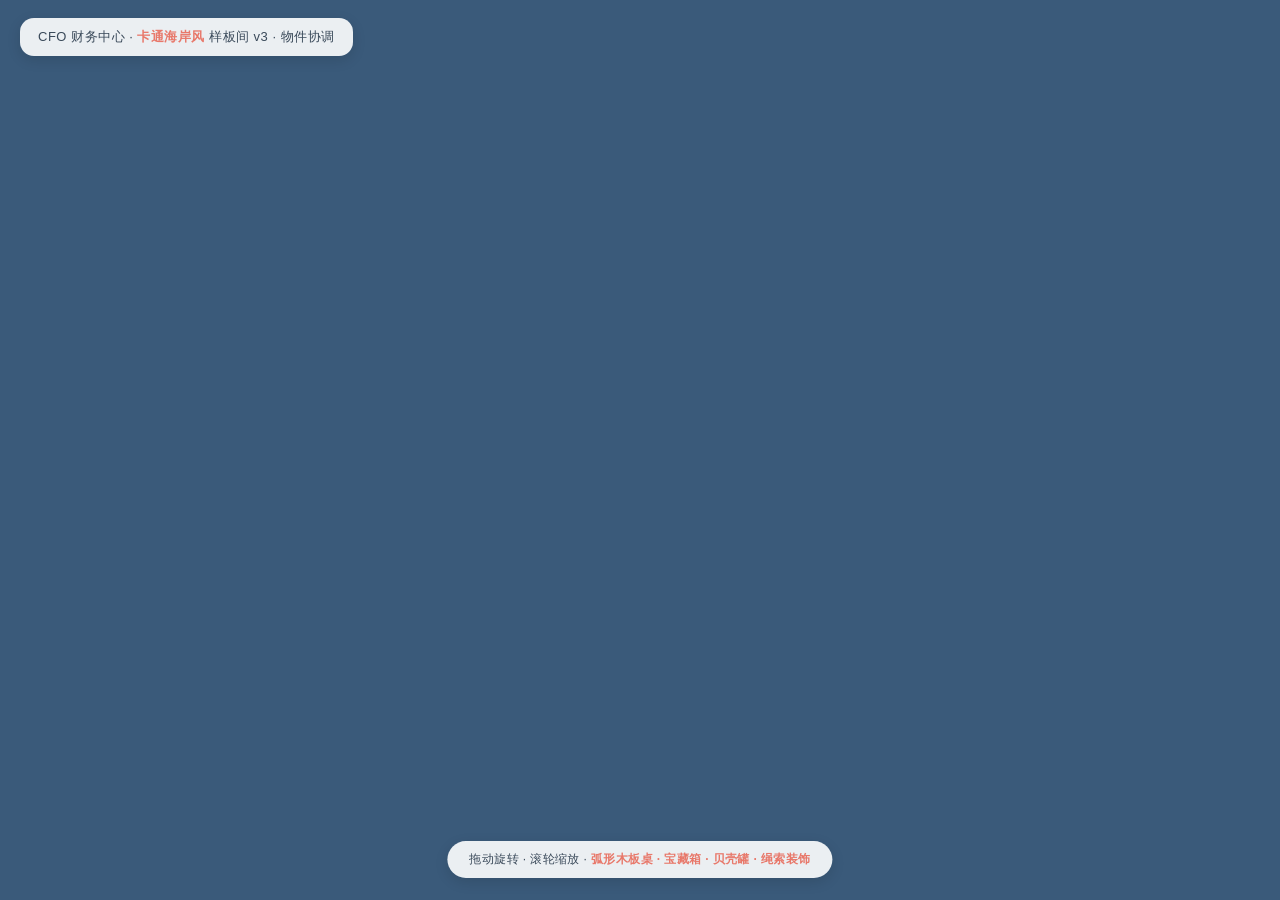
<file: office-sample-cfo.html>
<!DOCTYPE html>
<html lang="zh-CN">
<head>
<meta charset="UTF-8">
<meta name="viewport" content="width=device-width, initial-scale=1.0">
<title>CFO 财务中心 · 卡通海岸风样板间 v3</title>
<style>
  *{margin:0;padding:0;box-sizing:border-box}
  body{font-family:-apple-system,BlinkMacSystemFont,"PingFang SC",sans-serif;background:#3a5a7a;overflow:hidden;height:100vh;width:100vw}
  #c{position:fixed;inset:0;z-index:1}
  #tag{position:fixed;top:18px;left:20px;z-index:10;padding:10px 18px;background:rgba(255,255,255,.9);color:#3a4a5a;border-radius:14px;font-size:13px;letter-spacing:.5px;box-shadow:0 4px 14px rgba(0,0,0,.12)}
  #tag b{color:#e8786a}
  #hint{position:fixed;bottom:22px;left:50%;transform:translateX(-50%);z-index:10;padding:10px 22px;background:rgba(255,255,255,.9);color:#3a4a5a;border-radius:22px;font-size:12px;letter-spacing:.4px;box-shadow:0 4px 14px rgba(0,0,0,.12)}
  #hint span{color:#e8786a;font-weight:600}
</style>
</head>
<body>
<div id="tag"> CFO 财务中心 · <b>卡通海岸风</b> 样板间 v3 · 物件协调</div>
<div id="hint">拖动旋转 · 滚轮缩放 · <span>弧形木板桌 · 宝藏箱 · 贝壳罐 · 绳索装饰</span></div>
<div id="c"></div>

<script src="https://cdnjs.cloudflare.com/ajax/libs/gsap/3.12.5/gsap.min.js"></script>
<script type="importmap">
{ "imports": {
  "three": "https://esm.sh/three@0.157.0/build/three.module.js",
  "three/addons/": "https://esm.sh/three@0.157.0/examples/jsm/"
}}
</script>
<script type="module">
import * as THREE from 'three';
import { OrbitControls } from 'three/addons/controls/OrbitControls.js';
import { RoundedBoxGeometry } from 'three/addons/geometries/RoundedBoxGeometry.js';
import { mergeGeometries } from 'three/addons/utils/BufferGeometryUtils.js';

const W=window.innerWidth,H=window.innerHeight;
const scene=new THREE.Scene();
scene.background=new THREE.Color('#bfe0f5');
scene.fog=new THREE.Fog('#cfe8f5',16,34);

const camera=new THREE.PerspectiveCamera(40,W/H,0.1,100);
camera.position.set(6.8,4.4,8.6);

const renderer=new THREE.WebGLRenderer({antialias:true});
renderer.setSize(W,H);renderer.setPixelRatio(Math.min(devicePixelRatio,2));
renderer.shadowMap.enabled=true;renderer.shadowMap.type=THREE.PCFSoftShadowMap;
renderer.toneMapping=THREE.ACESFilmicToneMapping;renderer.toneMappingExposure=1.15;
document.getElementById('c').appendChild(renderer.domElement);

const controls=new OrbitControls(camera,renderer.domElement);
controls.target.set(0,1.0,0);controls.enableDamping=true;controls.dampingFactor=0.08;
controls.minDistance=4.5;controls.maxDistance=16;
controls.maxPolarAngle=Math.PI/2.05;controls.minPolarAngle=0.18;
controls.update();

/* ===== 卡通着色 4 级色阶 ===== */
const steps=new Uint8Array([0x55,0x99,0xcc,0xff]);
const gradientMap=new THREE.DataTexture(steps,steps.length,1,THREE.RedFormat);
gradientMap.minFilter=THREE.NearestFilter;gradientMap.magFilter=THREE.NearestFilter;
gradientMap.generateMipmaps=false;gradientMap.needsUpdate=true;

function TM(c,o={}){return new THREE.MeshToonMaterial({color:c,gradientMap:gradientMap,...o});}
function rbox(w,h,d,mat,r=0.09){const g=new THREE.Mesh(new RoundedBoxGeometry(w,h,d,5,r),typeof mat==='string'?TM(mat):mat);g.castShadow=true;g.receiveShadow=true;return g;}
function box(w,h,d,mat){return rbox(w,h,d,mat,Math.min(w,h,d)*0.18);}
function cyl(rt,rb,h,mat,seg=28){const g=new THREE.Mesh(new THREE.CylinderGeometry(rt,rb,h,seg),typeof mat==='string'?TM(mat):mat);g.castShadow=true;g.receiveShadow=true;return g;}
function sphere(r,mat,seg=20){const g=new THREE.Mesh(new THREE.SphereGeometry(r,seg,seg),typeof mat==='string'?TM(mat):mat);g.castShadow=true;g.receiveShadow=true;return g;}
function torus(r,t,mat,seg=24,arc=7){const g=new THREE.Mesh(new THREE.TorusGeometry(r,t,seg,seg,arc),typeof mat==='string'?TM(mat):mat);g.castShadow=true;g.receiveShadow=true;return g;}
// 烘焙变换到几何体（用于合并前）
function bake(geo,x,y,z,rx=0,ry=0,rz=0,sx=1,sy=1,sz=1){
  const c=geo.clone();
  c.applyMatrix4(new THREE.Matrix4().compose(
    new THREE.Vector3(x,y,z),
    new THREE.Quaternion().setFromEuler(new THREE.Euler(rx,ry,rz)),
    new THREE.Vector3(sx,sy,sz)));
  return c;
}
// 合并多个几何体为一件完整物件（消除接缝，一体成型）
function merged(parts,mat){
  const idx=parts.filter(g=>g.index!==null).length;
  let geos=parts;
  if(idx>0&&idx<parts.length) geos=parts.map(g=>g.index!==null?g.toNonIndexed():g);
  const g=mergeGeometries(geos);
  const m=new THREE.Mesh(g,typeof mat==='string'?TM(mat):mat);m.castShadow=true;m.receiveShadow=true;return m;
}

// 海岸木板纹理（竖向板缝，对应风格图的弧形木柜台）
function plankTex(base,dark,gapCol,vertical=true){
  const c=document.createElement('canvas');c.width=512;c.height=512;const x=c.getContext('2d');
  x.fillStyle=base;x.fillRect(0,0,512,512);
  const n=7,pw=512/n;
  for(let i=0;i<n;i++){
    x.fillStyle=`rgba(${dark},${0.06+Math.random()*0.06})`;
    if(vertical)x.fillRect(i*pw,0,pw,512);else x.fillRect(0,i*pw,512,pw);
    x.strokeStyle=gapCol;x.lineWidth=2;
    if(vertical){x.beginPath();x.moveTo(i*pw,0);x.lineTo(i*pw,512);x.stroke();}
    else{x.beginPath();x.moveTo(0,i*pw);x.lineTo(512,i*pw);x.stroke();}
  }
  const t=new THREE.CanvasTexture(c);t.wrapS=t.wrapT=THREE.RepeatWrapping;return t;
}

const MAT={
  floor:new THREE.MeshToonMaterial({map:plankTex('#f0d090','180,130,60','#b8884c'),gradientMap}),
  wallCream:TM('#faf2e2'),
  wallBlue:TM('#c8def0'),
  trim:TM('#d09858'),
  beam:TM('#d8a060'),
  // 海岸木家具（明亮蜜色，竖向板缝）
  coastDesk:new THREE.MeshToonMaterial({map:plankTex('#e8b870','150,95,40','#a86838',true),gradientMap}),
  coastWood:TM('#d8a060'),
  coastWoodDark:TM('#b07840'),
  rope:TM('#e0c890'),
  brass:TM('#e8c060'),
  metalDark:TM('#6a6258'),
  chairCoral:TM('#e8786a'),
  chairDark:TM('#c4584a'),
  leaf:TM('#5cc888'),
  leafDark:TM('#3eb068'),
  pot:TM('#d09868'),
  potBlue:TM('#7ab8d8'),
  glassFrame:TM('#c89868'),
  lampShade:new THREE.MeshToonMaterial({color:'#ffe080',gradientMap,emissive:'#ffcc50',emissiveIntensity:0.6,transparent:true,opacity:0.95}),
  jarGlass:new THREE.MeshPhysicalMaterial({color:'#dff0ff',roughness:0.05,metalness:0,transparent:true,opacity:0.3,transmission:0.6}),
  mugCoral:TM('#ff8870'),
  keyboard:TM('#e8e8e0'),
  note:TM('#fff060'),
  note2:TM('#ffc870'),
  shellPink:TM('#f0a8b0'),
  shellCream:TM('#fff0d8'),
  lighthouseR:TM('#e85858'),
  lighthouseW:TM('#fff8f0'),
};

/* ===== 灯光 ===== */
scene.add(new THREE.AmbientLight('#fff0e0',0.8));
const winLight=new THREE.DirectionalLight('#dceeff',2.4);
winLight.position.set(0,4.2,-6.5);winLight.castShadow=true;
winLight.shadow.mapSize.set(2048,2048);
winLight.shadow.camera.left=-6;winLight.shadow.camera.right=6;
winLight.shadow.camera.top=6;winLight.shadow.camera.bottom=-6;
winLight.shadow.camera.near=1;winLight.shadow.camera.far=20;winLight.shadow.bias=-0.0008;
scene.add(winLight);
const fill=new THREE.DirectionalLight('#ffe8b0',0.6);fill.position.set(7,5,6);scene.add(fill);
const pendantLight=new THREE.PointLight('#ffd870',1.8,10,1.6);pendantLight.position.set(0,2.4,0.4);scene.add(pendantLight);
const deskLampLight=new THREE.PointLight('#ffb858',0.8,3.5,2);deskLampLight.position.set(-1.35,1.28,0.05);scene.add(deskLampLight);

/* ===== 房间结构 ===== */
const ROOM={w:7,d:6,h:2.8},hw=ROOM.w/2,hd=ROOM.d/2;
const floor=new THREE.Mesh(new THREE.PlaneGeometry(ROOM.w,ROOM.d),MAT.floor);
floor.rotation.x=-Math.PI/2;floor.receiveShadow=true;scene.add(floor);
// 海岸风地毯（波浪/贝壳花纹）
function rugTex(){
  const c=document.createElement('canvas');c.width=256;c.height=256;const x=c.getContext('2d');
  x.fillStyle='#bcd8e8';x.fillRect(0,0,256,256);
  x.strokeStyle='#88b0c8';x.lineWidth=3;
  for(let r=20;r<120;r+=24){x.beginPath();x.arc(128,128,r,0,Math.PI*2);x.stroke();}
  x.fillStyle='#a8c8dc';
  for(let i=0;i<8;i++){const a=i/8*Math.PI*2;x.beginPath();x.arc(128+Math.cos(a)*90,128+Math.sin(a)*90,8,0,Math.PI*2);x.fill();}
  x.strokeStyle='#88b0c8';x.lineWidth=6;x.strokeRect(12,12,232,232);
  return new THREE.CanvasTexture(c);
}
const rug=new THREE.Mesh(new THREE.PlaneGeometry(3.2,2.4),new THREE.MeshToonMaterial({map:rugTex(),gradientMap}));
rug.rotation.x=-Math.PI/2;rug.position.set(0,0.012,0.6);rug.receiveShadow=true;scene.add(rug);

const backWall=box(ROOM.w,ROOM.h,0.18,MAT.wallCream);backWall.position.set(0,ROOM.h/2,-hd);scene.add(backWall);
const leftWall=box(0.18,ROOM.h,ROOM.d,MAT.wallBlue);leftWall.position.set(-hw,ROOM.h/2,0);scene.add(leftWall);
const rightWall=box(0.18,ROOM.h,ROOM.d,MAT.wallCream);rightWall.position.set(hw,ROOM.h/2,0);scene.add(rightWall);
const frontL=box(1.6,ROOM.h,0.18,MAT.wallBlue);frontL.position.set(-hw+0.8,ROOM.h/2,hd);scene.add(frontL);
const frontR=box(1.6,ROOM.h,0.18,MAT.wallCream);frontR.position.set(hw-0.8,ROOM.h/2,hd);scene.add(frontR);
function baseboard(x,z,w,d){const b=box(w,0.14,d,MAT.trim);b.position.set(x,0.07,z);b.castShadow=false;scene.add(b);}
baseboard(0,-hd+0.09,ROOM.w,0.18);baseboard(-hw+0.09,0,0.18,ROOM.d);baseboard(hw-0.09,0,0.18,ROOM.d);
baseboard(-hw+1.6,hd-0.09,1.6,0.18);baseboard(hw-1.6,hd-0.09,1.6,0.18);
const beam1=box(ROOM.w,0.24,0.24,MAT.beam);beam1.position.set(0,ROOM.h-0.12,-hd+1.5);scene.add(beam1);
const beam2=box(ROOM.w,0.24,0.24,MAT.beam);beam2.position.set(0,ROOM.h-0.12,hd-1.5);scene.add(beam2);
const crossBeam=box(0.22,0.18,ROOM.d-3,MAT.beam);crossBeam.position.set(0,ROOM.h-0.1,0.4);scene.add(crossBeam);

/* ===== 拱形大窗 + 卡通海景 ===== */
function sceneryTex(){
  const c=document.createElement('canvas');c.width=1024;c.height=768;const x=c.getContext('2d');
  let g=x.createLinearGradient(0,0,0,768);g.addColorStop(0,'#a8d8ff');g.addColorStop(0.6,'#dff0ff');g.addColorStop(1,'#fff0d0');
  x.fillStyle=g;x.fillRect(0,0,1024,768);
  let rg=x.createRadialGradient(720,230,10,720,230,160);rg.addColorStop(0,'rgba(255,250,180,1)');rg.addColorStop(1,'rgba(255,250,180,0)');
  x.fillStyle=rg;x.fillRect(0,0,1024,768);
  x.fillStyle='#fff8c0';x.beginPath();x.arc(720,230,42,0,7);x.fill();
  x.fillStyle='#b0d0a0';x.beginPath();x.moveTo(0,560);
  x.arc(150,560,120,Math.PI,0);x.arc(380,560,140,Math.PI,0);x.arc(640,560,130,Math.PI,0);x.arc(880,560,110,Math.PI,0);
  x.lineTo(1024,768);x.lineTo(0,768);x.closePath();x.fill();
  x.fillStyle='#88c098';x.beginPath();x.moveTo(0,640);
  x.arc(200,640,100,Math.PI,0);x.arc(450,640,120,Math.PI,0);x.arc(720,640,110,Math.PI,0);x.arc(950,640,90,Math.PI,0);
  x.lineTo(1024,768);x.lineTo(0,768);x.closePath();x.fill();
  x.fillStyle='#8ccae0';x.fillRect(0,650,1024,118);
  x.fillStyle='rgba(255,250,200,0.6)';for(let i=0;i<12;i++)x.fillRect(650+i*10,656+i*7,70+i*4,3);
  x.fillStyle='rgba(255,255,255,0.95)';
  function cloud(cx,cy,s){x.save();x.translate(cx,cy);x.scale(s,s);
    x.beginPath();x.arc(0,0,30,0,7);x.arc(34,-8,26,0,7);x.arc(64,2,24,0,7);x.arc(26,12,28,0,7);x.arc(-6,8,22,0,7);x.fill();x.restore();}
  cloud(180,150,1.3);cloud(500,100,1);cloud(820,170,1.1);cloud(350,200,0.8);
  return new THREE.CanvasTexture(c);
}
const winG=new THREE.Group();const winW=3.4,winH=2.2,winY=1.0;
const scenery=new THREE.Mesh(new THREE.PlaneGeometry(winW+0.3,winH+0.6),new THREE.MeshBasicMaterial({map:sceneryTex()}));
scenery.position.set(0,winY+winH/2-0.1,-hd-0.02);winG.add(scenery);
function archFrame(){
  const f=new THREE.Group();const fm=MAT.glassFrame;
  const afL=cyl(0.07,0.07,winH,fm);afL.position.set(-winW/2,winY+winH/2,0);f.add(afL);
  const afR=cyl(0.07,0.07,winH,fm);afR.position.set(winW/2,winY+winH/2,0);f.add(afR);
  const afB=box(winW+0.14,0.14,0.1,fm);afB.position.set(0,winY,0);f.add(afB);
  const arcR=winW/2;
  for(let i=0;i<=16;i++){const a=Math.PI-i*(Math.PI/16);
    const seg=cyl(0.07,0.07,0.18,fm,8);seg.position.set(Math.cos(a)*arcR,winY+winH+Math.sin(a)*arcR,0);seg.rotation.z=a-Math.PI/2;f.add(seg);}
  const afMullV=box(0.08,winH,0.08,fm);afMullV.position.set(0,winY+winH/2,0.02);f.add(afMullV);
  const afMullH=box(winW,0.08,0.08,fm);afMullH.position.set(0,winY+winH/2,0.02);f.add(afMullH);
  return f;
}
winG.add(archFrame());
const glass=new THREE.Mesh(new THREE.PlaneGeometry(winW-0.1,winH-0.1),
  new THREE.MeshPhysicalMaterial({color:'#dceeff',roughness:0.05,metalness:0,transparent:true,opacity:0.15,transmission:0.5}));
glass.position.set(0,winY+winH/2,-hd+0.04);winG.add(glass);
winG.position.z=-hd+0.02;scene.add(winG);
const sill=box(winW+0.5,0.12,0.3,MAT.trim);sill.position.set(0,winY-0.06,-hd+0.1);scene.add(sill);

/* ===== 绳索花环（风格图标志：梁上缠航海绳） ===== */
const ropeG=new THREE.Group();
// 横梁上缠绕的粗绳（两段梁各缠一道）
[[-hd+1.5],[hd-1.5]].forEach(([z])=>{
  const wrap=torus(0.16,0.045,MAT.rope,16,Math.PI*2);wrap.position.set(0.6,ROOM.h-0.12,z);wrap.rotation.x=Math.PI/2;ropeG.add(wrap);
  const wrap2=torus(0.16,0.045,MAT.rope,16,Math.PI*2);wrap2.position.set(-0.7,ROOM.h-0.12,z);wrap2.rotation.x=Math.PI/2;ropeG.add(wrap2);
});
// 梁间垂挂的绳索装饰（流苏）
for(let i=-1;i<=1;i+=2){
  const drape=cyl(0.012,0.012,0.5,MAT.rope,8);drape.position.set(i*1.2,ROOM.h-0.35,0.4);drape.rotation.z=i*0.1;ropeG.add(drape);
  // 绳端绳结球
  const knot=sphere(0.04,MAT.rope,10);knot.position.set(i*1.25,ROOM.h-0.6,0.4);ropeG.add(knot);
}
scene.add(ropeG);

/* ===== 圆润吊灯（绳索吊，对应风格图） ===== */
const pendantG=new THREE.Group();
const cord=cyl(0.022,0.022,0.7,MAT.rope,8);cord.position.set(0,2.75,0.4);pendantG.add(cord);
const shade=new THREE.Mesh(new THREE.SphereGeometry(0.24,28,18,0,Math.PI*2,0,Math.PI*0.55),MAT.lampShade);
shade.scale.set(1,0.9,1);shade.position.set(0,2.42,0.4);shade.rotation.x=Math.PI;pendantG.add(shade);
const cap=cyl(0.22,0.22,0.05,MAT.metalDark,16);cap.position.set(0,2.54,0.4);pendantG.add(cap);
const bulb=sphere(0.1,new THREE.MeshBasicMaterial({color:'#fff0b0'}));bulb.position.set(0,2.4,0.4);pendantG.add(bulb);
// 灯罩与绳交接处的绳结
const pKnot=sphere(0.05,MAT.rope,12);pKnot.position.set(0,2.6,0.4);pendantG.add(pKnot);
scene.add(pendantG);

/* ============================================================
   海岸风家具（物件本身协调卡通海岸风）
   1. 弧形木板办公桌（风格图的弧形木柜台）
   2. 宝藏箱式保险柜（海岸+财务=宝藏）
   3. 贝壳玻璃罐置物架（替代铁皮文件柜）
   4. 珊瑚色圆润办公椅
   5. 悬挂绿植 / 落地绿植 / 桌面多肉
   6. 灯塔摆件 / 贝壳摆件 / 沙滩明信片墙
============================================================ */

// --- 1. 弧形木板办公桌（前面板弧形 + 竖向板缝蜜色木） ---
const deskG=new THREE.Group();
const DW=2.6,DD=1.15;
// 桌面（厚圆角板）
const dTop=box(DW,0.08,DD,MAT.coastDesk);dTop.position.set(0,0.78,0);deskG.add(dTop);
// 前面板：用半圆柱做出弧形前台（风格图弧形柜台）
const frontCurve=new THREE.Mesh(new THREE.CylinderGeometry(0.55,0.55,0.7,24,1,false,0,Math.PI),
  MAT.coastDesk);frontCurve.scale.set(DW/1.1,1,0.7);
frontCurve.position.set(0,0.42,DD/2-0.05);frontCurve.rotation.set(-Math.PI/2,0,0);deskG.add(frontCurve);
// 桌后侧板
const backPanel=box(DW,0.7,0.06,MAT.coastWood);backPanel.position.set(0,0.42,-DD/2+0.03);deskG.add(backPanel);
// 桌腿（粗壮圆角，海岸风）
[[-DW/2+0.15,-DD/2+0.15],[DW/2-0.15,-DD/2+0.15],[-DW/2+0.15,DD/2-0.15],[DW/2-0.15,DD/2-0.15]].forEach(([lx,lz])=>{
  const leg=box(0.1,0.78,0.1,MAT.coastWoodDark);leg.position.set(lx,0.39,lz);deskG.add(leg);
});
// 抽屉（弧形前板上的圆角抽屉 + 绳环拉手）
const drawer=rbox(0.42,0.22,0.06,MAT.coastWood,0.04);drawer.position.set(0,0.5,DD/2-0.02);deskG.add(drawer);
const drawerPull=torus(0.04,0.012,MAT.rope,12,Math.PI*2);drawerPull.position.set(0,0.5,DD/2+0.02);drawerPull.rotation.x=Math.PI/2;deskG.add(drawerPull);
// 桌底藤编收纳筐（海岸风）
const basketG=new THREE.Group();
const basket=cyl(0.22,0.18,0.28,MAT.rope,20);basket.position.y=0.14;basketG.add(basket);
const basketRim=cyl(0.22,0.22,0.05,MAT.coastWoodDark,20);basketRim.position.y=0.28;basketG.add(basketRim);
basketG.position.set(-0.6,0,0.05);basketG.scale.set(1,1,1.1);deskG.add(basketG);

// 双显示器（圆角厚实卡通款）
[[-0.42],[0.42]].forEach(([ox])=>{
  const mon=rbox(0.6,0.38,0.06,TM('#2a2832'),0.05);mon.position.set(ox,1.05,-0.15);deskG.add(mon);
  const scr=new THREE.Mesh(new THREE.PlaneGeometry(0.52,0.34),new THREE.MeshBasicMaterial({color:'#5ab0d0'}));scr.position.set(ox,1.05,-0.12);deskG.add(scr);
  const bar=new THREE.Mesh(new THREE.PlaneGeometry(0.32,0.04),new THREE.MeshBasicMaterial({color:'#7ad890'}));bar.position.set(ox-0.05,1.12,-0.115);deskG.add(bar);
  const bar2=new THREE.Mesh(new THREE.PlaneGeometry(0.2,0.03),new THREE.MeshBasicMaterial({color:'#ffd860'}));bar2.position.set(ox-0.1,1.0,-0.115);deskG.add(bar2);
  const stand=rbox(0.18,0.1,0.2,MAT.metalDark,0.03);stand.position.set(ox,0.88,-0.13);deskG.add(stand);
  const pole=cyl(0.04,0.04,0.14,MAT.metalDark,8);pole.position.set(ox,0.94,-0.13);deskG.add(pole);
});
// 圆角键盘
const kb=rbox(0.5,0.03,0.17,MAT.keyboard,0.03);kb.position.set(0,0.82,0.3);deskG.add(kb);
const mouse=sphere(0.06,MAT.keyboard,12);mouse.scale.set(1.2,0.5,1.7);mouse.position.set(0.42,0.825,0.32);deskG.add(mouse);
// 珊瑚色咖啡杯
const mugG=new THREE.Group();
const mug=cyl(0.07,0.06,0.11,MAT.mugCoral,20);mugG.add(mug);
const mugHandle=torus(0.035,0.012,MAT.mugCoral,12,Math.PI);mugHandle.position.set(0.07,0,0);mugHandle.rotation.y=Math.PI/2;mugG.add(mugHandle);
const coffee=cyl(0.058,0.058,0.022,TM('#4a3018'),20);coffee.position.y=0.045;mugG.add(coffee);
mugG.position.set(0.82,0.86,0.18);deskG.add(mugG);
// 便签
const note=rbox(0.16,0.012,0.12,MAT.note,0.02);note.position.set(-0.72,0.827,0.22);note.rotation.y=-0.12;deskG.add(note);
const note2=rbox(0.13,0.012,0.1,MAT.note2,0.02);note2.position.set(-0.57,0.829,0.34);note2.rotation.y=0.08;deskG.add(note2);
// 文件堆（圆润）
for(let i=0;i<4;i++){
  const paper=rbox(0.24,0.02,0.34,i%2?TM('#ffffff'):TM('#f0ede6'),0.04);paper.position.set(-0.88,0.81+i*0.022,-0.2);paper.rotation.y=(Math.random()-0.5)*0.1;deskG.add(paper);
}
// 笔筒（海岸陶罐风）
const ph=cyl(0.05,0.045,0.12,MAT.pot,20);ph.position.set(0.95,0.86,-0.1);deskG.add(ph);
['#e85858','#ffc840','#4ab868'].forEach((cc,i)=>{const pen=cyl(0.01,0.01,0.14,TM(cc),10);pen.position.set(0.95+Math.cos(i*2.1)*0.02,0.91,-0.1+Math.sin(i*2.1)*0.02);pen.rotation.z=0.06;deskG.add(pen);});
// 桌面贝壳摆件（海岸元素！）
const shellG=new THREE.Group();
const shellBase=cyl(0.06,0.07,0.02,MAT.shellCream,16);shellG.add(shellBase);
// 扇贝壳（半圆切片叠加）
for(let i=0;i<5;i++){
  const rib=new THREE.Mesh(new THREE.SphereGeometry(0.07,12,8,0,Math.PI*2,0,Math.PI*0.5),MAT.shellPink);
  rib.scale.set(0.25+ i*0.04,1,1);rib.position.set(0,0.02,0);rib.rotation.x=-Math.PI/2;shellG.add(rib);
}
shellG.position.set(-0.3,0.83,0.5);shellG.scale.set(1,0.6,1);deskG.add(shellG);
// 桌面小海玻璃瓶
const seaGlassJar=new THREE.Mesh(new THREE.CylinderGeometry(0.04,0.05,0.1,16),MAT.jarGlass);
seaGlassJar.position.set(0.5,0.85,0.45);deskG.add(seaGlassJar);
['#7ad890','#e8786a','#a898c8'].forEach((cc,i)=>{const shard=sphere(0.018,TM(cc),8);shard.position.set((i-1)*0.02,0.83,0.45);deskG.add(shard);});
// 台灯（鹅颈一体流线：底盘+鹅颈管合并为单件黄铜，灯罩嵌套在管端）
const lampG=new THREE.Group();
const neckCurve=new THREE.CatmullRomCurve3([
  new THREE.Vector3(0,0.85,0),
  new THREE.Vector3(0,1.15,0),
  new THREE.Vector3(0,1.34,0.10),
  new THREE.Vector3(0,1.38,0.26),
  new THREE.Vector3(0,1.32,0.40),
]);
const lampBody=merged([
  bake(new THREE.CylinderGeometry(0.12,0.14,0.05,20),0,0.835,0),   // 底盘
  new THREE.TubeGeometry(neckCurve,28,0.02,12,false),              // 鹅颈管（一根连续流线）
],MAT.brass);
lampG.add(lampBody);
const lshade=new THREE.Mesh(new THREE.CylinderGeometry(0.08,0.16,0.15,20,1,true),
  new THREE.MeshToonMaterial({color:'#e8b060',gradientMap,emissive:'#ffb858',emissiveIntensity:0.6,side:THREE.DoubleSide}));
lshade.position.set(0,1.30,0.44);lampG.add(lshade);
lampG.position.set(-1.35,0,0.2);deskG.add(lampG);

deskG.position.set(0,0,-0.6);scene.add(deskG);

// --- 2. 宝藏箱式保险柜（海岸+财务=宝藏箱） ---
const chestG=new THREE.Group();
const chestBody=rbox(0.7,0.42,0.5,MAT.coastWood,0.08);chestBody.position.y=0.24;chestG.add(chestBody);
// 弧形箱盖（半圆柱）
const lid=new THREE.Mesh(new THREE.CylinderGeometry(0.25,0.25,0.5,20,1,false,0,Math.PI),MAT.coastWoodDark);
lid.scale.set(1,1,1);lid.position.set(0,0.5,0);lid.rotation.z=Math.PI/2;chestG.add(lid);
// 黄铜横箍（两道）
[0.15,0.42].forEach(y=>{const band=box(0.72,0.05,0.52,MAT.brass);band.position.set(0,y,0);chestG.add(band);});
// 黄铜锁扣
const lockBase=box(0.12,0.14,0.04,MAT.brass);lockBase.position.set(0,0.36,0.26);chestG.add(lockBase);
const lockRing=torus(0.04,0.012,MAT.brass,16);lockRing.position.set(0,0.36,0.29);lockRing.rotation.x=Math.PI/2;chestG.add(lockRing);
// 箱角黄铜包角
[[0.31,0.21],[0.31,-0.21],[-0.31,0.21],[-0.31,-0.21]].forEach(([lx,lz])=>{
  const corner=box(0.08,0.08,0.08,MAT.brass);corner.position.set(lx,0.42,lz);chestG.add(corner);
  const cornerB=box(0.08,0.08,0.08,MAT.brass);cornerB.position.set(lx,0.06,lz);chestG.add(cornerB);
});
chestG.position.set(-hw+0.65,0,hd-0.85);chestG.rotation.y=Math.PI/4;scene.add(chestG);

// --- 3. 贝壳玻璃罐置物架（替代铁皮文件柜） ---
const shelfG=new THREE.Group();
// 木质框架（开放式，3 层）
const sW=0.7,sH=1.3,sD=0.4;
const sL=box(0.06,sH,0.06,MAT.coastWoodDark);sL.position.set(-sW/2,sH/2,0);shelfG.add(sL);
const sR=box(0.06,sH,0.06,MAT.coastWoodDark);sR.position.set(sW/2,sH/2,0);shelfG.add(sR);
[0.06,0.5,0.95,1.3].forEach(y=>{const sh=box(sW,0.05,sD,MAT.coastWood);sh.position.set(0,y/2+0.025,0);shelfG.add(sh);});
// 背板
const sBack=box(sW,sH,0.03,MAT.coastWood);sBack.position.set(0,sH/2,-sD/2+0.02);shelfG.add(sBack);
// 玻璃罐装贝壳（每层放 2-3 个）
function shellJar(x,y,z,jarColor,shellColors){
  const jg=new THREE.Group();
  const jar=new THREE.Mesh(new THREE.CylinderGeometry(0.07,0.06,0.14,16),MAT.jarGlass);jar.position.y=0.07;jg.add(jar);
  const lid2=cyl(0.075,0.075,0.025,TM(jarColor),16);lid2.position.y=0.15;jg.add(lid2);
  shellColors.forEach((sc,i)=>{const sh=sphere(0.022,TM(sc),8);sh.position.set((i-1)*0.025,0.04,(i%2)*0.02);sh.scale.set(1,0.5,1);jg.add(sh);});
  jg.position.set(x,y,z);return jg;
}
// 第一层（低）
shelfG.add(shellJar(-0.18,0.18,0,'#e8786a',['#fff0d8','#f0a8b0','#fff0d8']));
shelfG.add(shellJar(0.05,0.18,0,'#7ab8d8',['#fff0d8','#ffe080','#f0a8b0']));
shelfG.add(shellJar(0.24,0.18,0,'#ffc840',['#fff0d8','#7ad890']));
// 第二层
shelfG.add(shellJar(-0.15,0.62,0,'#a898c8',['#fff0d8','#f0a8b0']));
shelfG.add(shellJar(0.18,0.62,0,'#5cc888',['#ffe080','#fff0d8']));
// 第三层：小木箱 + 明信片
const crate=rbox(0.22,0.16,0.2,MAT.coastWoodDark,0.02);crate.position.set(-0.15,1.08,0);shelfG.add(crate);
const crate2=rbox(0.18,0.14,0.18,MAT.coastWood,0.02);crate2.position.set(0.15,1.07,0);shelfG.add(crate2);
// 明信片斜靠
const pc=rbox(0.16,0.11,0.01,TM('#fff8e8'),0.01);pc.position.set(0,1.12,0.12);pc.rotation.z=0.1;shelfG.add(pc);
// 灯塔摆件（货架顶部）
const lhouseG=new THREE.Group();
const lhBase=cyl(0.08,0.09,0.06,MAT.lighthouseW,16);lhouseG.add(lhBase);
const lhBody=cyl(0.07,0.08,0.22,MAT.lighthouseW,16);lhBody.position.y=0.14;lhouseG.add(lhBody);
// 红白条纹（3 道红环）
[0.1,0.18,0.26].forEach(y=>{const ring=cyl(0.081,0.082,0.04,MAT.lighthouseR,16);ring.position.y=y;lhouseG.add(ring);});
const lhTop=cyl(0.06,0.075,0.06,MAT.lighthouseR,16);lhTop.position.y=0.29;lhouseG.add(lhTop);
const lhLight=sphere(0.05,new THREE.MeshBasicMaterial({color:'#ffe080'}));lhLight.position.y=0.35;lhouseG.add(lhLight);
const lhRoof=new THREE.Mesh(new THREE.ConeGeometry(0.08,0.08,16),MAT.lighthouseR);lhRoof.position.y=0.43;lhouseG.add(lhRoof);
lhouseG.position.set(0,1.32,0);shelfG.add(lhouseG);

shelfG.position.set(hw-0.55,0,hd-0.65);shelfG.rotation.y=-Math.PI/4;scene.add(shelfG);

// --- 4. 珊瑚色办公椅（椅身一体成型：座垫+靠背+头枕+扶手 合并为单件） ---
const chairG=new THREE.Group();
// 金属支架（独立组件，合理）
const cBase=new THREE.Mesh(new THREE.CylinderGeometry(0.3,0.34,0.06,5),MAT.metalDark);cBase.position.y=0.03;chairG.add(cBase);
for(let i=0;i<5;i++){const a=i/5*Math.PI*2;const wheel=sphere(0.05,MAT.metalDark,10);wheel.position.set(Math.cos(a)*0.3,0.04,Math.sin(a)*0.3);wheel.scale.set(1,0.6,1);chairG.add(wheel);}
const cPole=cyl(0.028,0.034,0.4,MAT.metalDark,10);cPole.position.y=0.25;chairG.add(cPole);
// 椅身：座垫+靠背弧+头枕+扶手+扶手支柱 合并为一件珊瑚色一体件（部件互相穿插，无接缝）
const chairBody=merged([
  bake(new RoundedBoxGeometry(0.52,0.14,0.52,5,0.07),0,0.5,0),                              // 座垫（厚圆角）
  bake(new THREE.CylinderGeometry(0.24,0.27,0.07,22),0,0.57,0,0,0,0,1,1,1.1),               // 座面软垫（嵌入座垫）
  bake(new THREE.CylinderGeometry(0.35,0.35,0.12,22,1,false,0,Math.PI*0.62),0,0.78,-0.16,Math.PI/2,0,0), // 靠背弧（下沿插入座垫）
  bake(new THREE.SphereGeometry(0.23,18,18),0,1.14,-0.2,0,0,0,1,0.58,0.5),                 // 头枕（压扁，叠在靠背顶）
  bake(new THREE.CylinderGeometry(0.05,0.05,0.36,12),-0.27,0.62,0.08,Math.PI/2,0,0),       // 左扶手（横杆）
  bake(new THREE.CylinderGeometry(0.05,0.05,0.36,12),0.27,0.62,0.08,Math.PI/2,0,0),        // 右扶手
  bake(new THREE.CylinderGeometry(0.045,0.045,0.26,12),-0.27,0.47,0.22),                   // 左扶手支柱（连座垫）
  bake(new THREE.CylinderGeometry(0.045,0.045,0.26,12),0.27,0.47,0.22),                    // 右扶手支柱
],MAT.chairCoral);
chairG.add(chairBody);
chairG.position.set(0,0,0.6);chairG.rotation.y=Math.PI;scene.add(chairG);

// --- 5. 沙滩明信片墙（风格图的相框网格） ---
const postG=new THREE.Group();
for(let r=0;r<2;r++)for(let c2=0;c2<2;c2++){
  const fr=rbox(0.28,0.2,0.03,MAT.glassFrame,0.02);fr.position.set(c2*0.32-0.16,r*0.24+0.12,0);postG.add(fr);
  const pic=new THREE.Mesh(new THREE.PlaneGeometry(0.24,0.16),new THREE.MeshBasicMaterial({map:sceneryTex()}));
  pic.position.set(c2*0.32-0.16,r*0.24+0.12,0.02);postG.add(pic);
}
postG.position.set(-hw+0.14,1.55,0.5);postG.rotation.y=Math.PI/2;scene.add(postG);

// --- 6. 挂钟 ---
const clockG=new THREE.Group();
const clockFace=cyl(0.24,0.24,0.05,TM('#fff8e8'),32);clockFace.rotation.x=Math.PI/2;clockG.add(clockFace);
clockG.add(torus(0.24,0.03,MAT.glassFrame,28));
const cHand1=box(0.02,0.13,0.01,TM('#3a3848'));cHand1.position.set(0,0.05,0.03);clockG.add(cHand1);
const cHand2=box(0.016,0.18,0.01,TM('#3a3848'));cHand2.position.set(0.04,0,0.03);cHand2.rotation.z=-1.2;clockG.add(cHand2);
[12,3,6,9].forEach(h=>{const a=h/12*Math.PI*2-Math.PI/2;const mk=box(0.025,0.05,0.01,TM('#3a3848'));mk.position.set(Math.cos(a)*0.19,Math.sin(a)*0.19,0.03);mk.rotation.z=a+Math.PI/2;clockG.add(mk);});
clockG.position.set(hw-0.14,1.8,-1.2);clockG.rotation.y=-Math.PI/2;scene.add(clockG);

// --- 7. 落地大盆栽 + 悬挂绿植 ---
function bigPlant(x,z,s=1){
  const g=new THREE.Group();
  const pot=cyl(0.24*s,0.2*s,0.42*s,MAT.potBlue,20);pot.position.y=0.21*s;g.add(pot);
  const potRim=cyl(0.24*s,0.24*s,0.06*s,MAT.potBlue,20);potRim.position.y=0.4*s;g.add(potRim);
  for(let i=0;i<7;i++){const a=i/7*Math.PI*2;const leaf=sphere(0.14*s,i%2?MAT.leaf:MAT.leafDark,14);leaf.position.set(Math.cos(a)*0.16*s,0.6*s+Math.random()*0.12*s,Math.sin(a)*0.16*s);leaf.scale.set(1,1.1,1);g.add(leaf);}
  const top=sphere(0.18*s,MAT.leaf,16);top.scale.set(1,1.2,1);top.position.y=0.7*s;g.add(top);
  for(let i=0;i<4;i++){const a=i/4*Math.PI*2;const blade=sphere(0.05*s,MAT.leafDark,8);blade.scale.set(0.5,3,0.5);blade.position.set(Math.cos(a)*0.1*s,0.85*s,Math.sin(a)*0.1*s);blade.rotation.set(0.2,a,Math.cos(a)*0.3);g.add(blade);}
  g.position.set(x,0,z);return g;
}
scene.add(bigPlant(-hw+0.6,hd-0.6,1.1));
scene.add(bigPlant(hw-0.6,-hd+0.6,0.9));
// 悬挂绿植（绳吊，风格图的悬挂植物）
const hangG=new THREE.Group();
const hCord=cyl(0.012,0.012,0.6,MAT.rope,8);hCord.position.set(1.6,ROOM.h-0.42,0.4);hangG.add(hCord);
const hPot=cyl(0.12,0.1,0.16,MAT.potBlue,16);hPot.position.set(1.6,ROOM.h-0.78,0.4);hangG.add(hPot);
const hRim=cyl(0.12,0.12,0.04,MAT.potBlue,16);hRim.position.set(1.6,ROOM.h-0.72,0.4);hangG.add(hRim);
// 垂下的藤蔓
for(let i=0;i<5;i++){const a=i/5*Math.PI*2;const vine=cyl(0.008,0.008,0.3+Math.random()*0.15,MAT.leaf,6);vine.position.set(1.6+Math.cos(a)*0.08,ROOM.h-0.95,0.4+Math.sin(a)*0.08);vine.rotation.x=(Math.random()-0.5)*0.3;vine.rotation.z=(Math.random()-0.5)*0.3;hangG.add(vine);
  const vineEnd=sphere(0.03,MAT.leaf,8);vineEnd.position.set(1.6+Math.cos(a)*0.12,ROOM.h-1.1,0.4+Math.sin(a)*0.12);hangG.add(vineEnd);}
// 悬挂盆栽顶部叶丛
for(let i=0;i<5;i++){const a=i/5*Math.PI*2;const hl=sphere(0.07,MAT.leaf,10);hl.position.set(1.6+Math.cos(a)*0.06,ROOM.h-0.66,0.4+Math.sin(a)*0.06);hangG.add(hl);}
scene.add(hangG);

// 桌面小多肉
const succ=new THREE.Group();
const succPot=cyl(0.07,0.06,0.09,MAT.potBlue,16);succPot.position.y=0.045;succ.add(succPot);
for(let i=0;i<5;i++){const a=i/5*Math.PI*2;const leaf=sphere(0.025,MAT.leaf,8);leaf.scale.set(1,1.6,1);leaf.position.set(Math.cos(a)*0.035,0.12,Math.sin(a)*0.035);leaf.rotation.z=Math.cos(a)*0.4;succ.add(leaf);}
const succTop=sphere(0.03,MAT.leaf,8);succTop.position.y=0.14;succ.add(succTop);
succ.position.set(0.95,0.825,0.42);deskG.add(succ);

// 窗台小摆件（贝壳 + 海星）
const sillShell=new THREE.Mesh(new THREE.ConeGeometry(0.06,0.04,16),MAT.shellPink);
sillShell.position.set(1.2,winY+0.05,-hd+0.25);sillShell.rotation.x=Math.PI;scene.add(sillShell);
const sillBall=sphere(0.06,TM('#7ab8d8'),14);sillBall.position.set(-1.0,winY+0.06,-hd+0.25);scene.add(sillBall);
// 海星
const starG=new THREE.Group();
for(let i=0;i<5;i++){const a=i/5*Math.PI*2-Math.PI/2;const arm=new THREE.Mesh(new THREE.ConeGeometry(0.025,0.1,8),TM('#e89858'));arm.position.set(Math.cos(a)*0.03,0,Math.sin(a)*0.03);arm.rotation.set(Math.PI/2,0,a);starG.add(arm);}
const starCore=sphere(0.035,TM('#e89858'),10);starG.add(starCore);
starG.position.set(-1.3,winY+0.04,-hd+0.25);starG.rotation.x=Math.PI/2;scene.add(starG);

// 门牌
const plaqueG=new THREE.Group();
plaqueG.add(box(0.52,0.2,0.04,TM('#3a3848')));
plaqueG.add(box(0.58,0.26,0.02,TM('#5a5868')));
const tc=document.createElement('canvas');tc.width=256;tc.height=96;const tx=tc.getContext('2d');
tx.fillStyle='#ffe080';tx.font='bold 42px -apple-system,"PingFang SC"';tx.textAlign='center';tx.textBaseline='middle';tx.fillText('CFO 财务中心',128,52);
const pText=new THREE.Mesh(new THREE.PlaneGeometry(0.48,0.18),new THREE.MeshBasicMaterial({map:new THREE.CanvasTexture(tc)}));pText.position.z=0.025;plaqueG.add(pText);
plaqueG.position.set(-hw+1.7,2.1,hd-0.12);scene.add(plaqueG);

/* 动画 */
let t=0;
function animate(){
  requestAnimationFrame(animate);
  t+=0.016;
  pendantLight.intensity=1.7+Math.sin(t*1.5)*0.18;
  deskLampLight.intensity=0.75+Math.sin(t*2+1)*0.1;
  controls.update();
  renderer.render(scene,camera);
}
animate();
window.addEventListener('resize',()=>{camera.aspect=innerWidth/innerHeight;camera.updateProjectionMatrix();renderer.setSize(innerWidth,innerHeight);});
</script>
</body>
</html>
</file>
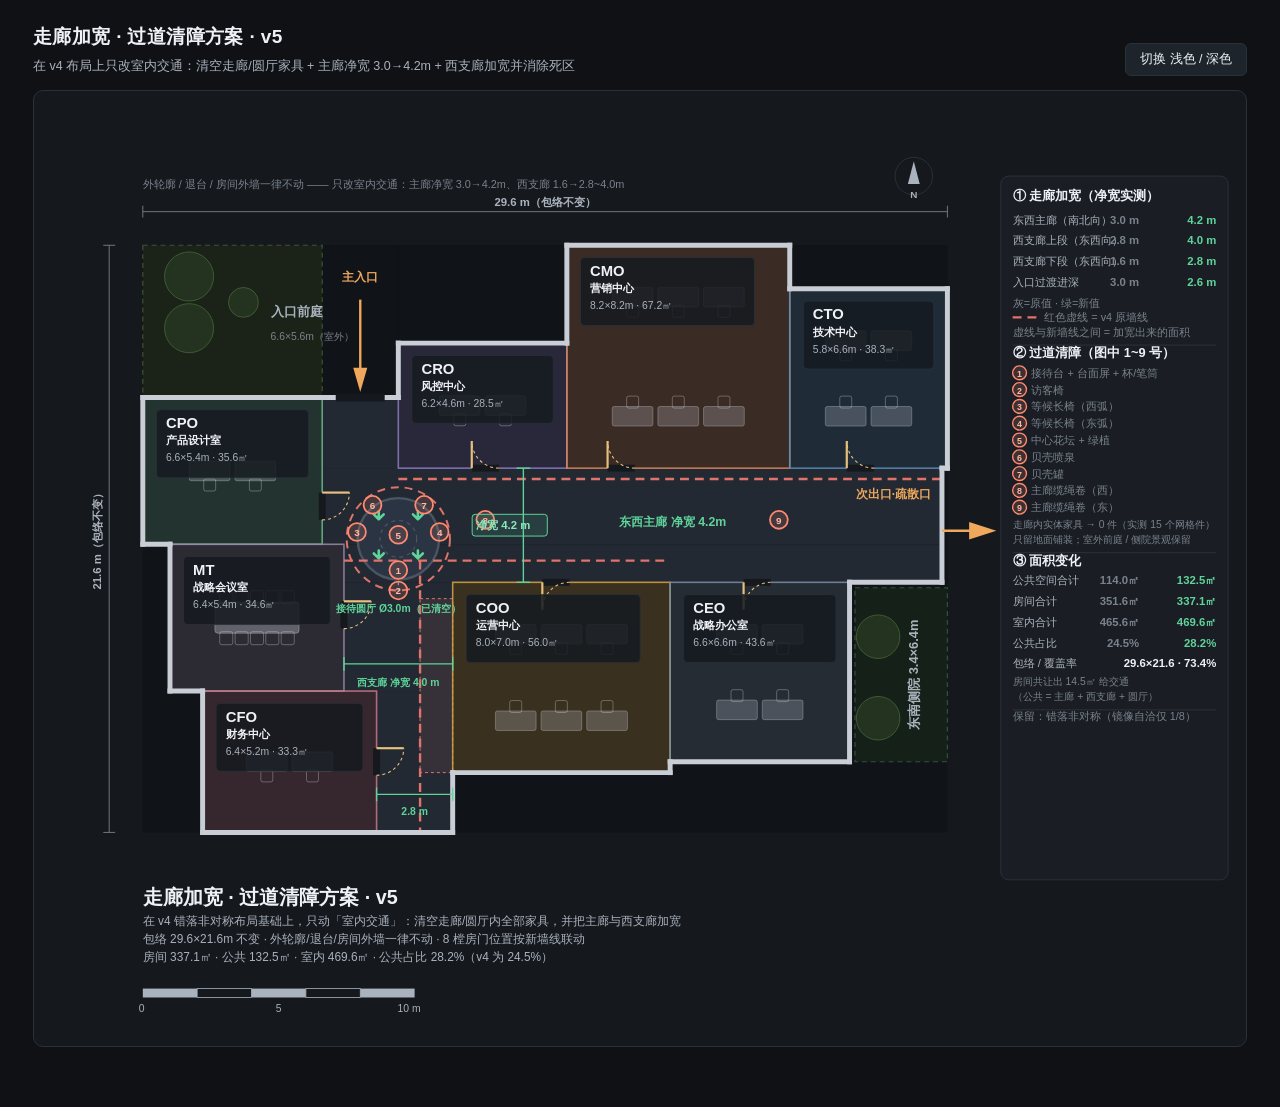
<file: 平面图方案-走廊加宽版.html>
<!doctype html><html lang="zh-CN" data-page-node-id="3DMn5g4BVEpFJg1DqFbJGi"><head data-page-node-id="lyao7wZgoXebAlayRdYPNv"><meta charset="utf-8" data-page-node-id="Wizb5FUxKVSDUSAMDeM4zL">
<title>走廊加宽 · 过道清障方案 v5</title><style>
*{box-sizing:border-box}
body{margin:0;background:var(--bg);color:var(--ink);font:14px/1.6 "Segoe UI","PingFang SC","Microsoft YaHei",sans-serif}
.wrap{max-width:1250px;margin:0 auto;padding:22px 18px 60px}
header{display:flex;align-items:flex-end;justify-content:space-between;gap:16px;flex-wrap:wrap;margin-bottom:14px}
h1{font-size:19px;margin:0 0 4px;letter-spacing:.02em}
header p{margin:0;color:var(--ink2);font-size:12.5px}
button{background:var(--btn);color:var(--ink);border:1px solid var(--line);border-radius:6px;
 padding:7px 14px;font-size:12.5px;cursor:pointer}
button:hover{background:var(--btnh)}
.sheet{background:var(--sheet);border:1px solid var(--line);border-radius:10px;padding:6px;overflow:auto}
svg{display:block;width:100%;height:auto}
.env{fill:var(--env)}
.court{fill:var(--court);stroke:var(--courtL);stroke-width:1.2;stroke-dasharray:5 4}
.garden{fill:var(--garden);stroke:var(--gardenL);stroke-width:1.2;stroke-dasharray:5 4}
.slit{fill:var(--slit)}
.tree{fill:var(--tree);stroke:var(--treeL);stroke-width:1}
.pub{fill:var(--pub)}
.hallfloor{fill:var(--hall)}
.hallring{fill:none;stroke:var(--pubL);stroke-width:2.4}
.hallring2{fill:none;stroke:var(--pubL);stroke-width:1.2;stroke-dasharray:4 4}
.clearmark{fill:none;stroke:var(--ok);stroke-width:2.6;stroke-linecap:round}
.v4ln{stroke:var(--v4);stroke-width:2.4;stroke-dasharray:9 6}
.v4circ{fill:none;stroke:var(--v4);stroke-width:2;stroke-dasharray:8 6}
.v4void{fill:var(--v4f);stroke:var(--v4);stroke-width:1;stroke-dasharray:3 3}
.pub3{font:400 10.5px/1 "PingFang SC","Microsoft YaHei",sans-serif;fill:var(--ink3)}
.clrC{fill:var(--clrbg);stroke:var(--clr);stroke-width:1.8}
.clrN{font:700 10px/1 "Segoe UI",sans-serif;fill:var(--clrtx)}
.clrC2{fill:var(--clrbg);stroke:var(--clr);stroke-width:1.4}
.clrN2{font:700 9px/1 "Segoe UI",sans-serif;fill:var(--clrtx)}
.room{fill-opacity:.20;stroke-opacity:.85;stroke-width:1.6}
.wall{stroke:var(--wall);stroke-width:5;stroke-linecap:square}
.gap{fill:var(--sheet)}
.leaf{stroke:var(--leaf);stroke-width:2.2}
.swing{fill:none;stroke:var(--leaf);stroke-width:1.1;stroke-dasharray:3 3}
.entryarrow{stroke:var(--acc);stroke-width:2.4;fill:none}
.arrowhead{fill:var(--acc);stroke:none}
.leader{stroke:var(--ink2);stroke-width:1;stroke-dasharray:3 3}
.desk{fill:var(--furn);stroke:var(--furnL);stroke-width:.8}
.tb{fill:var(--furn2);stroke:var(--furnL);stroke-width:.9}
.ch{fill:none;stroke:var(--furnL);stroke-width:.9}
.chip{fill:var(--chip);stroke:var(--line);stroke-width:.8}
.rEN{font:700 15px/1 "Segoe UI",sans-serif;fill:var(--ink)}
.rCN{font:600 11.5px/1 "PingFang SC","Microsoft YaHei",sans-serif;fill:var(--ink)}
.rSZ{font:400 10.5px/1 "Segoe UI",sans-serif;fill:var(--ink2)}
.site{font:600 13px/1 "PingFang SC","Microsoft YaHei",sans-serif;fill:var(--ink2)}
.site2{font:400 10.5px/1 "Segoe UI",sans-serif;fill:var(--ink3)}
.pub1{font:600 12px/1 "PingFang SC","Microsoft YaHei",sans-serif;fill:var(--ink2)}
.pub1b{font:700 12.5px/1 "PingFang SC","Microsoft YaHei",sans-serif;fill:var(--ok)}
.pub2{font:700 10.5px/1 "PingFang SC","Microsoft YaHei",sans-serif;fill:var(--ok)}
.entry{font:700 12px/1 "PingFang SC","Microsoft YaHei",sans-serif;fill:var(--acc)}
.dim{stroke:var(--ink3);stroke-width:.9}
.dimw{stroke:var(--ok);stroke-width:1.4}
.dimtxt{font:600 11.5px/1 "Segoe UI",sans-serif;fill:var(--ink2)}
.dimwt2{font:700 10.5px/1 "Segoe UI",sans-serif;fill:var(--ok)}
.dimnote{font:400 11px/1 "PingFang SC","Microsoft YaHei",sans-serif;fill:var(--ink3)}
.wtag{fill:var(--okbg);stroke:var(--ok);stroke-width:1}
.wtagt{font:700 11.5px/1 "Segoe UI",sans-serif;fill:var(--oktx)}
.cmp{fill:none;stroke:var(--line);stroke-width:1}
.cmpn{fill:var(--ink2)}
.cmpn2{font:700 10px/1 "Segoe UI",sans-serif;fill:var(--ink2)}
.sb1{fill:var(--ink2)}.sb2{fill:var(--sheet);stroke:var(--ink2);stroke-width:.8}
.sb{font:400 10.5px/1 "Segoe UI",sans-serif;fill:var(--ink2)}
.panel{fill:var(--panel);stroke:var(--line);stroke-width:1}
.pTitle{font:700 13px/1 "PingFang SC","Microsoft YaHei",sans-serif;fill:var(--ink)}
.pItem{font:400 11.5px/1 "PingFang SC","Microsoft YaHei",sans-serif;fill:var(--ink2)}
.pVal{font:600 11.5px/1 "Segoe UI",sans-serif;fill:var(--ink)}
.pOld{font:600 11.5px/1 "Segoe UI",sans-serif;fill:var(--ink3)}
.pNew{font:700 11.5px/1 "Segoe UI",sans-serif;fill:var(--ok)}
.pNote{font:400 11px/1 "PingFang SC","Microsoft YaHei",sans-serif;fill:var(--ink3)}
.pNote2{font:400 10.5px/1 "PingFang SC","Microsoft YaHei",sans-serif;fill:var(--ink3)}
.pDiv{stroke:var(--line);stroke-width:1}
.ttl{font:700 20px/1 "PingFang SC","Microsoft YaHei",sans-serif;fill:var(--ink)}
.sub{font:400 12px/1 "PingFang SC","Microsoft YaHei",sans-serif;fill:var(--ink2)}
.sub2{font:400 11px/1 "Segoe UI",sans-serif;fill:var(--ink3)}
body[data-theme="dark"]{--bg:#0f1115;--sheet:#15181d;--panel:#1a1e24;--chip:rgba(22,26,32,.86);
 --line:#2b3138;--wall:#c9ced6;--ink:#eef1f5;--ink2:#a9b2bd;--ink3:#79828d;--leaf:#e8c07d;
 --pub:#222933;--pubL:#4a5563;--hall:#2b3442;--env:#101318;--slit:#101317;
 --court:#1b2318;--courtL:#3e5236;--garden:#152018;--gardenL:#33513a;
 --tree:#24331f;--treeL:#3e5a35;
 --furn:rgba(230,235,242,.20);--furnL:rgba(230,235,242,.34);--furn2:rgba(230,235,242,.28);
 --acc:#f0a95c;--ok:#5fd39a;--okbg:rgba(95,211,154,.12);--oktx:#8ee7ba;--btn:#1e242c;--btnh:#262d36;
 --v4:#e0736a;--v4f:rgba(224,115,106,.10);--clr:#ff8a72;--clrbg:rgba(255,138,114,.16);--clrtx:#ffb9a6}
body[data-theme="light"]{--bg:#f2f3f5;--sheet:#ffffff;--panel:#fafbfc;--chip:rgba(255,255,255,.90);
 --line:#d7dbe0;--wall:#3a3f46;--ink:#1a1d21;--ink2:#5a6068;--ink3:#878d96;--leaf:#8a6a2f;
 --pub:#eef0f2;--pubL:#c3c8cf;--hall:#e6ebef;--env:#f6f7f8;--slit:#f6f7f8;
 --court:#eef3ea;--courtL:#a9bfa0;--garden:#eaf2ea;--gardenL:#9dba9f;
 --tree:#d8ead0;--treeL:#a9c79c;
 --furn:rgba(30,35,42,.14);--furnL:rgba(30,35,42,.30);--furn2:rgba(30,35,42,.22);
 --acc:#c9761f;--ok:#1a8f5a;--okbg:rgba(26,143,90,.10);--oktx:#116b42;--btn:#ffffff;--btnh:#f0f1f3;
 --v4:#c0483c;--v4f:rgba(192,72,60,.10);--clr:#d0442c;--clrbg:rgba(208,68,44,.10);--clrtx:#a8321e}
</style></head>
<body data-theme="dark" data-page-node-id="DRAp9HPDwlrxO8orGpviDN"><div class="wrap" data-page-node-id="3AtPDOMrIgwHCjwpS3C6N7">
<header data-page-node-id="bgKunXXsQsDiGJ4rt1HCsf"><div data-page-node-id="4Z37DdxIH1FbtlejxdrCow"><h1 data-page-node-id="GImCJWX44phz63phSOLk5m">走廊加宽 · 过道清障方案 · v5</h1>
<p data-page-node-id="WnyXNkFSOI9apcs76j9w4R">在 v4 布局上只改室内交通：清空走廊/圆厅家具 + 主廊净宽 3.0→4.2m + 西支廊加宽并消除死区</p></div>
<button id="tg" data-page-node-id="RrFClnxmiVNnZBIyCl9YwR">切换 浅色 / 深色</button></header>
<div class="sheet" data-page-node-id="9LmPpdU0CzZ1EoTnYZScdc"><svg viewBox="0 0 1214.0 954.0" xmlns="http://www.w3.org/2000/svg" data-page-node-id="hBrIzHAYNIoMKHqYNG9VHO"><g id="site" data-page-node-id="3GzLSny4eH0T5D5ZBWiQiB">
<rect class="env" x="104.0" y="150.0" width="814.0" height="594.0" data-page-node-id="Gu9tN4HKTHkCSl1EjmEAPb"/>
<rect class="slit" x="285.5" y="150.0" width="77.0" height="154.0" data-page-node-id="ZCGphlItPOxHlNk9oA2Laf"/>
<rect class="slit" x="362.5" y="150.0" width="170.5" height="99.0" data-page-node-id="0OHsQBDZNXgHjlR1n69f7i"/>
<rect class="slit" x="758.5" y="150.0" width="159.5" height="44.0" data-page-node-id="MbAEeBhmAltScBz221MJQK"/>
<rect class="slit" x="912.5" y="375.5" width="5.5" height="115.5" data-page-node-id="TSfjas6IUNst7yVLDll6qy"/>
<rect class="court" x="104.0" y="150.0" width="181.5" height="154.0" data-page-node-id="sv8wDjazpa7MjoHeOtdbG7"/>
<rect class="garden" x="824.5" y="496.5" width="93.5" height="176.0" data-page-node-id="1zpcsMqS7W6Hbw7IVPmDD2"/>
<circle class="tree" cx="150.8" cy="181.6" r="24.8" data-page-node-id="aVHQL6fjFsSwG650UF4SLc"/>
<circle class="tree" cx="150.8" cy="233.9" r="24.8" data-page-node-id="zxaHI1nPwKWJSp14rAqPj5"/>
<circle class="tree" cx="205.8" cy="207.8" r="15.1" data-page-node-id="AcNAPGbktV0LOX17Xrs8Cx"/>
<circle class="tree" cx="847.9" cy="546.0" r="22.0" data-page-node-id="JJA1KrQ0NMZ2pTYQJJw4T2"/>
<circle class="tree" cx="847.9" cy="628.5" r="22.0" data-page-node-id="HErZGm2e2dffjLYgT1ygG7"/>
</g>
<g id="public" data-page-node-id="CmJdktVB2wOQrYlZJoNncG">
<rect class="pub" x="285.5" y="304.0" width="77.0" height="71.5" data-page-node-id="CiNBUGiGZ9RmC6taWhcn9J"/>
<rect class="pub" x="285.5" y="375.5" width="627.0" height="77.0" data-page-node-id="iFzXtUOuaTd2vQwGbbJ3oY"/>
<rect class="pub" x="307.5" y="452.5" width="605.0" height="38.5" data-page-node-id="HXLrCSdrguFyrn0qBgAQnD"/>
<rect class="pub" x="307.5" y="491.0" width="110.0" height="110.0" data-page-node-id="9OgL0WXPnHnxOX5UvAkKQG"/>
<rect class="pub" x="340.5" y="601.0" width="77.0" height="143.0" data-page-node-id="0xpVtbz93Q1ZrsKA0gtcXz"/>
<circle class="hallfloor" cx="362.5" cy="447.0" r="41.2" data-page-node-id="wy1kqsOL7q4Zgncwij0H5k"/>
<circle class="hallring" cx="362.5" cy="447.0" r="41.2" data-page-node-id="ZfuA4J12b469FNHC1180A6"/>
<circle class="hallring2" cx="362.5" cy="447.0" r="18.6" data-page-node-id="ae5MWdiDRB1kSrDYDshpE9"/>
<path class="clearmark" d="M382.3,466.8 l-5,-5 m5,5 l5,-5 m-5,5 l0,-8" data-page-node-id="w1CEnk0wLqd0RhQWElRvTC"/>
<path class="clearmark" d="M342.7,466.8 l-5,-5 m5,5 l5,-5 m-5,5 l0,-8" data-page-node-id="KAGCwQctyOX8uzDznpzBbM"/>
<path class="clearmark" d="M342.7,427.2 l-5,-5 m5,5 l5,-5 m-5,5 l0,-8" data-page-node-id="SUjpW0lKfhzDaDZdCtQp5X"/>
<path class="clearmark" d="M382.3,427.2 l-5,-5 m5,5 l5,-5 m-5,5 l0,-8" data-page-node-id="oCreEpn5tyvrrQcNi1pBzw"/>
</g>
<g id="v4ref" data-page-node-id="nX2eEv9lZIgi0fbV2EjXNd">
<line class="v4ln" x1="362.5" y1="386.5" x2="912.5" y2="386.5" data-page-node-id="B7t6yWo7Ur0R2QAAQw0tAv"/>
<line class="v4ln" x1="307.5" y1="469.0" x2="637.5" y2="469.0" data-page-node-id="PZELpjvx9ofZBQgl2C9XqY"/>
<line class="v4ln" x1="384.5" y1="469.0" x2="384.5" y2="744.0" data-page-node-id="Daz531gPBoQ1RowpcHbYHe"/>
<circle class="v4circ" cx="362.5" cy="447.0" r="52.2" data-page-node-id="JEG51pexCuxytAG7v5bAS8"/>
<rect class="v4void" x="384.5" y="507.5" width="33.0" height="176.0" data-page-node-id="cVyD3PrkfFFWCnvqafhDkK"/>
</g>
<g id="rooms" data-page-node-id="DoFPHrIAjroJUbn6UfCLG5">
<rect class="room" x="104.0" y="304.0" width="181.5" height="148.5" style="fill:#6FB98F;stroke:#6FB98F" data-page-node-id="JoxUlX9qNFkwqkl0nFWPSZ"/>
<rect class="room" x="131.5" y="452.5" width="176.0" height="148.5" style="fill:#9C8AA5;stroke:#9C8AA5" data-page-node-id="x2aAi7jCCkee51JC6dJ9Mg"/>
<rect class="room" x="164.5" y="601.0" width="176.0" height="143.0" style="fill:#C97B84;stroke:#C97B84" data-page-node-id="P1b5qBDoAJmXqIOma394gG"/>
<rect class="room" x="362.5" y="249.0" width="170.5" height="126.5" style="fill:#8E7CC3;stroke:#8E7CC3" data-page-node-id="9OoXqg6TLWqstvL5mHcLUu"/>
<rect class="room" x="533.0" y="150.0" width="225.5" height="225.5" style="fill:#E08A5B;stroke:#E08A5B" data-page-node-id="uNWDdrzVTxJuDJ55h7Rr9C"/>
<rect class="room" x="758.5" y="194.0" width="159.5" height="181.5" style="fill:#5B8FB9;stroke:#5B8FB9" data-page-node-id="SJSqAlRxFLfK2EoBzG9wzg"/>
<rect class="room" x="417.5" y="491.0" width="220.0" height="192.5" style="fill:#D9A441;stroke:#D9A441" data-page-node-id="0VEadVawcF6PQNuxVJMABD"/>
<rect class="room" x="637.5" y="491.0" width="181.5" height="181.5" style="fill:#7A8FA6;stroke:#7A8FA6" data-page-node-id="b3PDFkq0iJAlgPzDPIhI03"/>
</g>
<g id="furn" data-page-node-id="tyBEGLjY3SsxGyC8gBgw5c"><rect class="desk" x="151.0" y="368.4" width="41.2" height="19.8" rx="2" data-page-node-id="2TfGRtAUUsYDJE5FGXO6cx"/><rect class="ch" x="165.6" y="386.5" width="12.1" height="12.1" rx="2" data-page-node-id="LAmH5TmE7MNDEf0ebaC1Z5"/><rect class="desk" x="197.2" y="368.4" width="41.2" height="19.8" rx="2" data-page-node-id="SKBax6AshVIysaW05rWxsP"/><rect class="ch" x="211.8" y="386.5" width="12.1" height="12.1" rx="2" data-page-node-id="g4jFNyrcwznMrihPBGruij"/><rect class="tb" x="176.9" y="510.9" width="85.2" height="31.6" rx="3" data-page-node-id="HfQxwjmbjb1yYLVj39HKBQ"/><rect class="ch" x="181.8" y="499.4" width="13.2" height="13.2" rx="2" data-page-node-id="HuZ6ZXufNFw0uapjamSKgd"/><rect class="ch" x="181.8" y="540.9" width="13.2" height="13.2" rx="2" data-page-node-id="0uizpTMnSlFuxjCdXXALZR"/><rect class="ch" x="197.4" y="499.4" width="13.2" height="13.2" rx="2" data-page-node-id="xXwsYrxDyjDHXt4QNMF61F"/><rect class="ch" x="197.4" y="540.9" width="13.2" height="13.2" rx="2" data-page-node-id="OzBpHRVJM6o1IRUslJ52IZ"/><rect class="ch" x="212.9" y="499.4" width="13.2" height="13.2" rx="2" data-page-node-id="3UsCYh38L9j2kbGW4VOcNr"/><rect class="ch" x="212.9" y="540.9" width="13.2" height="13.2" rx="2" data-page-node-id="TgBHFRhs1FTHrYMDQoYy8y"/><rect class="ch" x="228.4" y="499.4" width="13.2" height="13.2" rx="2" data-page-node-id="7NwRrP9QxJiDCHArnrQ2Jb"/><rect class="ch" x="228.4" y="540.9" width="13.2" height="13.2" rx="2" data-page-node-id="XrSOc87yEaAOuB7uTEFUyT"/><rect class="ch" x="244.0" y="499.4" width="13.2" height="13.2" rx="2" data-page-node-id="hWl9ZIMH5AXVNAEQG0DYWV"/><rect class="ch" x="244.0" y="540.9" width="13.2" height="13.2" rx="2" data-page-node-id="ej3v2cQUPTOqo4nwIY89kz"/><rect class="desk" x="208.8" y="662.6" width="41.2" height="19.8" rx="2" data-page-node-id="4RBX0p4Z3tDGfaBAM3IQCP"/><rect class="ch" x="223.4" y="680.8" width="12.1" height="12.1" rx="2" data-page-node-id="0E8Dn6HCitSNr5Uf4dUKoo"/><rect class="desk" x="255.0" y="662.6" width="41.2" height="19.8" rx="2" data-page-node-id="DcUoUgLRFMbmeQc6fBkE9O"/><rect class="ch" x="269.6" y="680.8" width="12.1" height="12.1" rx="2" data-page-node-id="V1MW8qPyMexoxXBCHwXmeG"/><rect class="desk" x="404.0" y="302.3" width="41.2" height="19.8" rx="2" data-page-node-id="rBOwF11cHauV1fQtmHsDkr"/><rect class="ch" x="418.6" y="320.5" width="12.1" height="12.1" rx="2" data-page-node-id="eMkrs2qKm1MYSZ6VeCOIn4"/><rect class="desk" x="450.2" y="302.3" width="41.2" height="19.8" rx="2" data-page-node-id="giq4B65F6q5ijGCBK0Miab"/><rect class="ch" x="464.8" y="320.5" width="12.1" height="12.1" rx="2" data-page-node-id="xid6hFMy6fmAuXXJQbBPBB"/><rect class="desk" x="578.9" y="192.6" width="41.2" height="19.8" rx="2" data-page-node-id="f9ImxWffQZqKsvd3j6MkSZ"/><rect class="ch" x="593.5" y="210.8" width="12.1" height="12.1" rx="2" data-page-node-id="Cqd0Ns0TKCjTjzPFKd8fHl"/><rect class="desk" x="625.1" y="192.6" width="41.2" height="19.8" rx="2" data-page-node-id="cXdEPCW8w0W02XcrKfkDfj"/><rect class="ch" x="639.7" y="210.8" width="12.1" height="12.1" rx="2" data-page-node-id="RZFvjajAo4HAZAwRshHazM"/><rect class="desk" x="671.3" y="192.6" width="41.2" height="19.8" rx="2" data-page-node-id="NIWbKGg5BDXH7ClMzauFEg"/><rect class="ch" x="685.9" y="210.8" width="12.1" height="12.1" rx="2" data-page-node-id="hhJH9wdxeur8ZjxKMlkSp9"/><rect class="desk" x="578.9" y="313.1" width="41.2" height="19.8" rx="2" data-page-node-id="NFyTnZgaBsySdKtUsFmdrJ"/><rect class="ch" x="593.5" y="302.6" width="12.1" height="12.1" rx="2" data-page-node-id="aIWjIBT51F7GI5WnHUjvaP"/><rect class="desk" x="625.1" y="313.1" width="41.2" height="19.8" rx="2" data-page-node-id="3Q4951pgli71kb5HqMnbDD"/><rect class="ch" x="639.7" y="302.6" width="12.1" height="12.1" rx="2" data-page-node-id="YVNSEsA3yboPLbt2bMjRJY"/><rect class="desk" x="671.3" y="313.1" width="41.2" height="19.8" rx="2" data-page-node-id="zzFk8zPimdEl5gxoBP2p8S"/><rect class="ch" x="685.9" y="302.6" width="12.1" height="12.1" rx="2" data-page-node-id="d8y5ONWo5Pi3y117KBeqhx"/><rect class="desk" x="794.5" y="236.6" width="41.2" height="19.8" rx="2" data-page-node-id="8LZXGB5K6A2VeCucpdbwM3"/><rect class="ch" x="809.1" y="254.8" width="12.1" height="12.1" rx="2" data-page-node-id="wo1ZZVsaNVFNB8MDqmpTEj"/><rect class="desk" x="840.7" y="236.6" width="41.2" height="19.8" rx="2" data-page-node-id="fiwn0mW26OcvwAPmHTXEiI"/><rect class="ch" x="855.3" y="254.8" width="12.1" height="12.1" rx="2" data-page-node-id="LHIo5h0rPl4iQMz4KSc9l0"/><rect class="desk" x="794.5" y="313.1" width="41.2" height="19.8" rx="2" data-page-node-id="yDNHup1oWCf2egTmHtTECT"/><rect class="ch" x="809.1" y="302.6" width="12.1" height="12.1" rx="2" data-page-node-id="sd9DlGnhgjKCKldS70npHX"/><rect class="desk" x="840.7" y="313.1" width="41.2" height="19.8" rx="2" data-page-node-id="DHZR5PMMEaucO8ES7VTmTp"/><rect class="ch" x="855.3" y="302.6" width="12.1" height="12.1" rx="2" data-page-node-id="aHFaC0vS1HkbyjMZPnXKiK"/><rect class="desk" x="460.7" y="533.6" width="41.2" height="19.8" rx="2" data-page-node-id="C9KSulDIsGDitKI9VMBaDo"/><rect class="ch" x="475.2" y="551.8" width="12.1" height="12.1" rx="2" data-page-node-id="b48GWQQbpZDJutjHh5YrQh"/><rect class="desk" x="506.9" y="533.6" width="41.2" height="19.8" rx="2" data-page-node-id="d4PJsoLqNW2HtmCVvv3Xks"/><rect class="ch" x="521.4" y="551.8" width="12.1" height="12.1" rx="2" data-page-node-id="wHJzHwPkLcuFBi8vZrdHpN"/><rect class="desk" x="553.1" y="533.6" width="41.2" height="19.8" rx="2" data-page-node-id="dkhAAuuWGGf7xq9AcpctHB"/><rect class="ch" x="567.6" y="551.8" width="12.1" height="12.1" rx="2" data-page-node-id="WsJ6zko0YfEVDK592RGfyR"/><rect class="desk" x="460.7" y="621.1" width="41.2" height="19.8" rx="2" data-page-node-id="s1VBKQ3wRgHKCrHsl9E1nW"/><rect class="ch" x="475.2" y="610.6" width="12.1" height="12.1" rx="2" data-page-node-id="M4i4K57SMYYg5FU5QmiUXO"/><rect class="desk" x="506.9" y="621.1" width="41.2" height="19.8" rx="2" data-page-node-id="jA9YrOzpGu7rfxUF2J7UJI"/><rect class="ch" x="521.4" y="610.6" width="12.1" height="12.1" rx="2" data-page-node-id="itdNNES8DvFYZbMXkIEjZY"/><rect class="desk" x="553.1" y="621.1" width="41.2" height="19.8" rx="2" data-page-node-id="bzom1e9M2wvlG07JHHXcrR"/><rect class="ch" x="567.6" y="610.6" width="12.1" height="12.1" rx="2" data-page-node-id="Y6v5TAQzjCSZfLjS6IGj02"/><rect class="desk" x="684.5" y="533.6" width="41.2" height="19.8" rx="2" data-page-node-id="0FA4vYa9LM6k5U4fsMrcl6"/><rect class="ch" x="699.1" y="551.8" width="12.1" height="12.1" rx="2" data-page-node-id="Cl9VwPVaB3ECB7IEaUoymX"/><rect class="desk" x="730.7" y="533.6" width="41.2" height="19.8" rx="2" data-page-node-id="7HPs3kka10BEgHcN7aUbBm"/><rect class="ch" x="745.3" y="551.8" width="12.1" height="12.1" rx="2" data-page-node-id="JpleeKtXz3nk0DTZMcOFAu"/><rect class="desk" x="684.5" y="610.1" width="41.2" height="19.8" rx="2" data-page-node-id="DWCzIvfZueKcmGReIuN7Ah"/><rect class="ch" x="699.1" y="599.6" width="12.1" height="12.1" rx="2" data-page-node-id="KYnsFoysxIpHGTvBSrP6ct"/><rect class="desk" x="730.7" y="610.1" width="41.2" height="19.8" rx="2" data-page-node-id="nejydpbZytJ2jjykJs1Mz7"/><rect class="ch" x="745.3" y="599.6" width="12.1" height="12.1" rx="2" data-page-node-id="QdbBHqwcwqIVaubWg0MEZd"/></g>
<g id="walls" data-page-node-id="4kkGxutPbHrYDLErYXRIOW">
<line class="wall" x1="533.0" y1="150.0" x2="758.5" y2="150.0" data-page-node-id="3DKbrnDvfjOjFBRqR463k6"/>
<line class="wall" x1="758.5" y1="194.0" x2="918.0" y2="194.0" data-page-node-id="iIq5qyc9GrIWUIO45LX7UA"/>
<line class="wall" x1="362.5" y1="249.0" x2="533.0" y2="249.0" data-page-node-id="hBh2GUL5bQsLZEFogR4P68"/>
<line class="wall" x1="104.0" y1="304.0" x2="362.5" y2="304.0" data-page-node-id="aDrwT2FAfG8vtZKQTsElgK"/>
<line class="wall" x1="912.5" y1="375.5" x2="918.0" y2="375.5" data-page-node-id="k7e6P6BuAxn43xy4HLV5pD"/>
<line class="wall" x1="104.0" y1="452.5" x2="131.5" y2="452.5" data-page-node-id="GmuPafwUmbwdZmLIBOYga7"/>
<line class="wall" x1="819.0" y1="491.0" x2="912.5" y2="491.0" data-page-node-id="8q5JUD8TR50vLA1mEcOFII"/>
<line class="wall" x1="131.5" y1="601.0" x2="164.5" y2="601.0" data-page-node-id="XLdfcn2RXssHTUE491UEMt"/>
<line class="wall" x1="637.5" y1="672.5" x2="819.0" y2="672.5" data-page-node-id="uxJ3jA8Y8eDsONCJDSlBLo"/>
<line class="wall" x1="417.5" y1="683.5" x2="637.5" y2="683.5" data-page-node-id="jDdCmERMDA6U92xWQCYJTd"/>
<line class="wall" x1="164.5" y1="744.0" x2="417.5" y2="744.0" data-page-node-id="rCJW7DFyC8XyiZEDZxYE7d"/>
<line class="wall" x1="533.0" y1="150.0" x2="533.0" y2="249.0" data-page-node-id="n5ndwkPSNQrjWuAZ23RJ26"/>
<line class="wall" x1="758.5" y1="150.0" x2="758.5" y2="194.0" data-page-node-id="CPd0NbRngw6rLa8OF70hnW"/>
<line class="wall" x1="918.0" y1="194.0" x2="918.0" y2="375.5" data-page-node-id="z2CG7GpOqjNHoqHStaZMZE"/>
<line class="wall" x1="362.5" y1="249.0" x2="362.5" y2="304.0" data-page-node-id="Jf0Smy9VE28h6WbGZhawXu"/>
<line class="wall" x1="104.0" y1="304.0" x2="104.0" y2="452.5" data-page-node-id="ixXEGiWZCgv40LDJHwARSs"/>
<line class="wall" x1="912.5" y1="375.5" x2="912.5" y2="491.0" data-page-node-id="J6HxVzTuMRA8v4MaLtidNk"/>
<line class="wall" x1="131.5" y1="452.5" x2="131.5" y2="601.0" data-page-node-id="0yCZ9bh2WxYEM9h7TVs1gM"/>
<line class="wall" x1="819.0" y1="491.0" x2="819.0" y2="672.5" data-page-node-id="aRgArL0Yw3tcsgZYPGdFEu"/>
<line class="wall" x1="164.5" y1="601.0" x2="164.5" y2="744.0" data-page-node-id="xDcDfiM2LzrDikGlXjjjEz"/>
<line class="wall" x1="637.5" y1="672.5" x2="637.5" y2="683.5" data-page-node-id="D5jmi35VJC6sTUZQUwoDn8"/>
<line class="wall" x1="417.5" y1="683.5" x2="417.5" y2="744.0" data-page-node-id="8yOSNm9EAPiSY5R8LJHJLN"/>
</g>
<g id="doors" data-page-node-id="xA186BNm8EkJeRHe0sHcc8">
<rect class="gap" x="282.0" y="400.2" width="7" height="27.5" data-page-node-id="xFBg2UYi0JTZ5PKsrDEUDg"/>
<line class="leaf" x1="285.5" y1="400.2" x2="313.0" y2="400.2" data-page-node-id="sAKG6csRm7q1OJjcMjSsNI"/>
<path class="swing" d="M285.5,427.8 A27.5,27.5 0 0 0 313.0,400.2" data-page-node-id="TWjWzrE444paSatxhuFZW7"/>
<rect class="gap" x="304.0" y="510.2" width="7" height="27.5" data-page-node-id="fZJGYUthencWzYLTTGAAkg"/>
<line class="leaf" x1="307.5" y1="510.2" x2="335.0" y2="510.2" data-page-node-id="ACaAjsgwTn6RXpcFtU4msL"/>
<path class="swing" d="M307.5,537.8 A27.5,27.5 0 0 0 335.0,510.2" data-page-node-id="9locEau9Hr9cl24B8GJu8G"/>
<rect class="gap" x="337.0" y="658.8" width="7" height="27.5" data-page-node-id="VGMgn7AaPUr7yLy4vZ4sO2"/>
<line class="leaf" x1="340.5" y1="658.8" x2="368.0" y2="658.8" data-page-node-id="wVcUYwLKrMzYGf5a4G4xyJ"/>
<path class="swing" d="M340.5,686.2 A27.5,27.5 0 0 0 368.0,658.8" data-page-node-id="x0L6aAL8nEN2w8kSExQAoO"/>
<rect class="gap" x="436.8" y="372.0" width="27.5" height="7" data-page-node-id="4sH3tAYAHT9ff8nOn9tg5h"/>
<line class="leaf" x1="436.8" y1="375.5" x2="436.8" y2="348.0" data-page-node-id="yQgpwA06l354bMAS5wRiko"/>
<path class="swing" d="M464.2,375.5 A27.5,27.5 0 0 1 436.8,348.0" data-page-node-id="pdgRGad6pad2eetHzDmVf0"/>
<rect class="gap" x="574.2" y="372.0" width="27.5" height="7" data-page-node-id="EbXvkcDlUe2yHSKQvdBlaX"/>
<line class="leaf" x1="574.2" y1="375.5" x2="574.2" y2="348.0" data-page-node-id="6ab1HeSyeqfRIeyqpPAxzK"/>
<path class="swing" d="M601.8,375.5 A27.5,27.5 0 0 1 574.2,348.0" data-page-node-id="6xUeE6X014lUkp9SBiYuuP"/>
<rect class="gap" x="816.2" y="372.0" width="27.5" height="7" data-page-node-id="gp6iUgZh1Q4IPmMvPnhGoS"/>
<line class="leaf" x1="816.2" y1="375.5" x2="816.2" y2="348.0" data-page-node-id="0J5oonAnZpBwd3nmDgEEzp"/>
<path class="swing" d="M843.8,375.5 A27.5,27.5 0 0 1 816.2,348.0" data-page-node-id="EGoB3XACJG8kXuaCCCV7fZ"/>
<rect class="gap" x="508.2" y="487.5" width="27.5" height="7" data-page-node-id="CDp0xZ6AQYWJDad66p8F7i"/>
<line class="leaf" x1="508.2" y1="491.0" x2="508.2" y2="518.5" data-page-node-id="DEDGSRVPXvMbcuhAkp7fEz"/>
<path class="swing" d="M535.8,491.0 A27.5,27.5 0 0 0 508.2,518.5" data-page-node-id="fxH59oMUyk7eCVI4C9dfko"/>
<rect class="gap" x="711.8" y="487.5" width="27.5" height="7" data-page-node-id="FnbtTmlbomT8ACBRoStndQ"/>
<line class="leaf" x1="711.8" y1="491.0" x2="711.8" y2="518.5" data-page-node-id="SSxd87O4UmTG6K70IAEEqg"/>
<path class="swing" d="M739.2,491.0 A27.5,27.5 0 0 0 711.8,518.5" data-page-node-id="JQuTOteyNMyTlx54rrYoDF"/>
<rect class="gap" x="299.2" y="300.0" width="49.5" height="8" data-page-node-id="vqAU5urG2YECgcjfrdTdde"/>
<path class="entryarrow" d="M324.0,205.0 L324.0,279.2" data-page-node-id="07BQCyPyuSEYKAjbtd2H1L"/>
<path class="arrowhead" d="M324.0,298.5 L316.9,273.8 L331.1,273.8 Z" data-page-node-id="PJc8T6i0wn6oNwSNXQDB4g"/>
</g>
<g id="clears" data-page-node-id="i5WtZjmG7uGqrRsoQ1nPRv">
<circle class="clrC" cx="362.5" cy="478.6" r="9" data-page-node-id="EgdqAw656GeJOsFrQ4SQ3n"/>
<text class="clrN" x="362.5" y="482.6" text-anchor="middle" data-page-node-id="KGG4sCdS0Vg01QZJ5ilL5q">1</text>
<circle class="clrC" cx="362.5" cy="499.2" r="9" data-page-node-id="EYYrnZBq049n6Xfp0JlKFB"/>
<text class="clrN" x="362.5" y="503.2" text-anchor="middle" data-page-node-id="zQyA9Sxy80nC4BwbHiqXil">2</text>
<circle class="clrC" cx="320.7" cy="440.1" r="9" data-page-node-id="lXn5vFBMou40C5qx91cpg6"/>
<text class="clrN" x="320.7" y="444.1" text-anchor="middle" data-page-node-id="6Wtwwf52OEFxccFPOwtDGU">3</text>
<circle class="clrC" cx="404.3" cy="440.1" r="9" data-page-node-id="nvG788yC92dj1nHohlGeT3"/>
<text class="clrN" x="404.3" y="444.1" text-anchor="middle" data-page-node-id="muDtFmFEfWZoegGl6rhiMD">4</text>
<circle class="clrC" cx="362.5" cy="442.9" r="9" data-page-node-id="s55lNUpZIWiE6OXqgnqFku"/>
<text class="clrN" x="362.5" y="446.9" text-anchor="middle" data-page-node-id="xdATsbbi5Tg4OyaMjQCPLI">5</text>
<circle class="clrC" cx="336.4" cy="412.6" r="9" data-page-node-id="cEl29gXXLEvCKudEWpx3cs"/>
<text class="clrN" x="336.4" y="416.6" text-anchor="middle" data-page-node-id="ui4E9GGlg1WKqeyEKQQrTo">6</text>
<circle class="clrC" cx="388.6" cy="412.6" r="9" data-page-node-id="3sXrcGJ6LEXGCbavMFBmIY"/>
<text class="clrN" x="388.6" y="416.6" text-anchor="middle" data-page-node-id="47tWEDRtdeo9hfdd9Xkogg">7</text>
<circle class="clrC" cx="450.5" cy="427.8" r="9" data-page-node-id="xWa0azY41WuQaSxol5bglW"/>
<text class="clrN" x="450.5" y="431.8" text-anchor="middle" data-page-node-id="8pwBmRRr7y00gAlTK82IX9">8</text>
<circle class="clrC" cx="747.5" cy="427.8" r="9" data-page-node-id="nTfpSDZfSTwHRl0tHwaiuC"/>
<text class="clrN" x="747.5" y="431.8" text-anchor="middle" data-page-node-id="IsRiomjCjhIr9zAVqJTaBt">9</text>
</g>
<g id="labels" data-page-node-id="S6JMEj20KceLJXLhRDjfCM">
<rect class="chip" x="117.8" y="316.4" width="154.0" height="68.8" rx="4" data-page-node-id="7LnCHVwvts8Ucw6mmVvUHe"/>
<text class="rEN" x="127.4" y="334.8" data-page-node-id="Th9MGzH216jDg05yO4P39J">CPO</text>
<text class="rCN" x="127.4" y="351.3" data-page-node-id="YqwjcveMFQD1QSyBBnnuM6">产品设计室</text>
<text class="rSZ" x="127.4" y="368.6" data-page-node-id="8HSA9DmtujSB6Lzx7Jc4UW">6.6×5.4m · 35.6㎡</text>
<rect class="chip" x="145.2" y="464.9" width="148.5" height="68.8" rx="4" data-page-node-id="zbhTr4YVQB7QFVIE0gu5s1"/>
<text class="rEN" x="154.9" y="483.3" data-page-node-id="0LQzv7pEWsckMhLOD0zcO7">MT</text>
<text class="rCN" x="154.9" y="499.8" data-page-node-id="my892x1nhF5GkXPovKL0gX">战略会议室</text>
<text class="rSZ" x="154.9" y="517.1" data-page-node-id="wXS9bVNrDTB0uWNYrH9iDz">6.4×5.4m · 34.6㎡</text>
<rect class="chip" x="178.2" y="613.4" width="148.5" height="68.8" rx="4" data-page-node-id="CiXf74YlEZWIdq3CxQppYZ"/>
<text class="rEN" x="187.9" y="631.8" data-page-node-id="AylQNRBQuIcXA1jOXY7Pvj">CFO</text>
<text class="rCN" x="187.9" y="648.3" data-page-node-id="1lqBXIpp0Y4oHtCI3ZWafw">财务中心</text>
<text class="rSZ" x="187.9" y="665.6" data-page-node-id="XEbFieNyUQ6mFjoWFTF8X0">6.4×5.2m · 33.3㎡</text>
<rect class="chip" x="376.2" y="261.4" width="143.0" height="68.8" rx="4" data-page-node-id="5w2v2GzqdLLWlaiFFGTv7a"/>
<text class="rEN" x="385.9" y="279.8" data-page-node-id="ANGQYFcC0WIr2aSRCofwFr">CRO</text>
<text class="rCN" x="385.9" y="296.3" data-page-node-id="ILnUuunxlMh1qnfcvRoA9j">风控中心</text>
<text class="rSZ" x="385.9" y="313.6" data-page-node-id="tFi0wy8mn1oqulWUFVjMAp">6.2×4.6m · 28.5㎡</text>
<rect class="chip" x="546.8" y="162.4" width="176.0" height="68.8" rx="4" data-page-node-id="fyd7tnuh3UMdqGtD16tcPu"/>
<text class="rEN" x="556.4" y="180.8" data-page-node-id="fpvRwXrXEtdcUCTF0RkBEv">CMO</text>
<text class="rCN" x="556.4" y="197.3" data-page-node-id="nhdp4KvuLhjxXaRyEQrjQR">营销中心</text>
<text class="rSZ" x="556.4" y="214.6" data-page-node-id="vHBok3DfNEPBhczMJp2kDt">8.2×8.2m · 67.2㎡</text>
<rect class="chip" x="772.2" y="206.4" width="132.0" height="68.8" rx="4" data-page-node-id="MP7CPFYQIiHrp8BvfNc2IT"/>
<text class="rEN" x="781.9" y="224.8" data-page-node-id="096Ry3SayBVFa3O6zjz1WR">CTO</text>
<text class="rCN" x="781.9" y="241.3" data-page-node-id="F8EicY6UoRdnYT8ueEhBvl">技术中心</text>
<text class="rSZ" x="781.9" y="258.6" data-page-node-id="duke4goPK62ZKwuuLEHOFR">5.8×6.6m · 38.3㎡</text>
<rect class="chip" x="431.2" y="503.4" width="176.0" height="68.8" rx="4" data-page-node-id="QDljSqx5qDfGimtr0lcYNr"/>
<text class="rEN" x="440.9" y="521.8" data-page-node-id="XAfzaoJ2CGVxpfU0iyQRf2">COO</text>
<text class="rCN" x="440.9" y="538.3" data-page-node-id="wTxd0AGxAryTYxKFEMKqpc">运营中心</text>
<text class="rSZ" x="440.9" y="555.6" data-page-node-id="8PHbP8EiZykqq4Sdb0fV3Q">8.0×7.0m · 56.0㎡</text>
<rect class="chip" x="651.2" y="503.4" width="154.0" height="68.8" rx="4" data-page-node-id="kWWz3hHS1X11AbH5jpXZXg"/>
<text class="rEN" x="660.9" y="521.8" data-page-node-id="YJDXnfMTdwxQolrA8ioQCw">CEO</text>
<text class="rCN" x="660.9" y="538.3" data-page-node-id="sXspOEgzqJ47Ff5YeEqDmc">战略办公室</text>
<text class="rSZ" x="660.9" y="555.6" data-page-node-id="np8AO35I5kyZ6qcd40KPiW">6.6×6.6m · 43.6㎡</text>
</g>
<g id="corrdim" data-page-node-id="U4gO0AfBBLalJG9Yqv2kH7">
<line class="dimw" x1="489.0" y1="375.5" x2="489.0" y2="491.0" data-page-node-id="UFMfRb1nJayI8MqiY6yC1e"/>
<line class="dimw" x1="482.1" y1="375.5" x2="495.9" y2="375.5" data-page-node-id="qZTCVu9J7QsJmX89s3RiTz"/>
<line class="dimw" x1="482.1" y1="491.0" x2="495.9" y2="491.0" data-page-node-id="rnCOFdtfvtujhev4xMr00f"/>
<rect class="wtag" x="437.2" y="422.2" width="76.0" height="22.0" rx="3" data-page-node-id="IzDpyZwqGPwRnyJ7WLMUwi"/>
<text class="wtagt" x="441.2" y="437.2" data-page-node-id="NXZMA9TZ0BTCxCoQTG6MZp">净宽 4.2 m</text>
<line class="dimw" x1="307.5" y1="573.5" x2="417.5" y2="573.5" data-page-node-id="4kclgJADiprGmrpt6wx58H"/>
<line class="dimw" x1="307.5" y1="566.6" x2="307.5" y2="580.4" data-page-node-id="4JoE7CMB0eMehNE3gNS5Tg"/>
<line class="dimw" x1="417.5" y1="566.6" x2="417.5" y2="580.4" data-page-node-id="uCsTNF9GNVZBXIsyjHBBSL"/>
<text class="dimwt2" x="362.5" y="595.5" text-anchor="middle" data-page-node-id="MWsvca7TP0dXJbytfSVZ5l">西支廊 净宽 4.0 m</text>
<line class="dimw" x1="340.5" y1="705.5" x2="417.5" y2="705.5" data-page-node-id="7Pz8YZFn3ewBjJsidtY466"/>
<line class="dimw" x1="340.5" y1="698.6" x2="340.5" y2="712.4" data-page-node-id="h8RVzZxJgqP5KQZSkEIMJH"/>
<line class="dimw" x1="417.5" y1="698.6" x2="417.5" y2="712.4" data-page-node-id="OfGTmwhlNs8dURwmBljlDk"/>
<text class="dimwt2" x="379.0" y="726.1" text-anchor="middle" data-page-node-id="Hvo7QpRj9cvkzXyDjoAbRh">2.8 m</text>
</g>
<g id="notes" data-page-node-id="cXOEW0HpZdEshlSk2icooT">
<text class="site" x="233.2" y="221.5" text-anchor="start" data-page-node-id="2kHdLexZS7paV6HFtLgMsq">入口前庭</text>
<text class="site2" x="233.2" y="246.2" text-anchor="start" data-page-node-id="Yr9tXVyZzjxZimB3ekfzb0">6.6×5.6m（室外）</text>
<text class="site" transform="rotate(-90 887.8 584.5)" x="887.8" y="584.5" text-anchor="middle" data-page-node-id="HLnzf82uRhSK5AufAjxDBp">东南侧院 3.4×6.4m</text>
<text class="pub1b" x="640.2" y="433.8" text-anchor="middle" data-page-node-id="wsVHkpxljmOMKUCIO6xRTQ">东西主廊 净宽 4.2m</text>
<line class="leader" x1="362.5" y1="491.0" x2="362.5" y2="502.0" data-page-node-id="AJwGwDsuM5DIJQ5ZT4UKLY"/>
<text class="pub2" x="362.5" y="521.2" text-anchor="middle" data-page-node-id="UgNh4ZLSwNZJcQmLVYDCeE">接待圆厅 Ø3.0m（已清空）</text>
<text class="entry" x="324.0" y="185.8" text-anchor="middle" data-page-node-id="OfDiE3pesML37ZX0AshY1n">主入口</text>
<path class="entryarrow" d="M912.5,438.8 L945.5,438.8" data-page-node-id="KCpREq5VrcCCSiWDQFKq6p"/>
<path class="arrowhead" d="M967.5,438.8 L940.0,429.9 L940.0,447.6 Z" data-page-node-id="1qT8asCgUA3nrS3glEL6JC"/>
<text class="entry" x="901.5" y="405.8" text-anchor="end" data-page-node-id="GWRgmhRPMxaX971K7iXnJs">次出口·疏散口</text>
</g>
<g id="dims" data-page-node-id="K2X8q7NvgXTZMnNWjHMk3i">
<line class="dim" x1="104.0" y1="116.0" x2="918.0" y2="116.0" data-page-node-id="xyoTFv1v2uneVH1y5kbxOs"/>
<line class="dim" x1="70.0" y1="150.0" x2="70.0" y2="744.0" data-page-node-id="zeMj5ck4FFzKipiw4bSR4g"/>
<line class="dim" x1="104.0" y1="110.0" x2="104.0" y2="122.0" data-page-node-id="07sDuPuLATz7dOBwunpvvk"/>
<line class="dim" x1="918.0" y1="110.0" x2="918.0" y2="122.0" data-page-node-id="8ZxXxpR4TiVg47ww3FMVQi"/>
<line class="dim" x1="64.0" y1="150.0" x2="76.0" y2="150.0" data-page-node-id="8cuPLYGXlDEH1R0CzGHeem"/>
<line class="dim" x1="64.0" y1="744.0" x2="76.0" y2="744.0" data-page-node-id="4sMSnXUH18XfMbpHSTMh5T"/>
<text class="dimtxt" x="511.0" y="110.0" text-anchor="middle" data-page-node-id="cyEhlDPubRd6oY1EHYi6jB">29.6 m（包络不变）</text>
<text class="dimtxt" transform="rotate(-90 62.0 447.0)" x="62.0" y="447.0" text-anchor="middle" data-page-node-id="5tjsjOOH18z6fhhyczhgbK">21.6 m（包络不变）</text>
<text class="dimnote" x="104.0" y="92.0" data-page-node-id="MGhw879pYxuU5i0kzlh3aE">外轮廓 / 退台 / 房间外墙一律不动 —— 只改室内交通：主廊净宽 3.0→4.2m、西支廊 1.6→2.8~4.0m</text>
</g>
<g id="compass" data-page-node-id="BBoS0LW6GTxUi7KMF6WRW4">
<circle class="cmp" cx="884.0" cy="80.0" r="19" data-page-node-id="rabpKY0m3ltpqkkjntLD6O"/>
<path class="cmpn" d="M884.0,65.0 L878.0,88.0 L890.0,88.0 Z" data-page-node-id="FHHCmbpW5Oe00yOoaw0lE3"/>
<text class="cmpn2" x="884.0" y="102.0" text-anchor="middle" data-page-node-id="GH9mwlFrY328KylbD8qlcs">N</text>
<g id="scalebar" data-page-node-id="voLCuFMBeXRVUSHQfn0Cru">
<rect class="sb1" x="104.0" y="902.0" width="55.0" height="9" data-page-node-id="HV75GCHMmC5qEB5tNyRKpl"/>
<rect class="sb2" x="159.0" y="902.0" width="55.0" height="9" data-page-node-id="ogVyFGVpPkDE74GJHcJJVz"/>
<rect class="sb1" x="214.0" y="902.0" width="55.0" height="9" data-page-node-id="VY7TADSLemBDfTDnR7PmW2"/>
<rect class="sb2" x="269.0" y="902.0" width="55.0" height="9" data-page-node-id="DaaAAgD9ppsuxWCvHPqVVE"/>
<rect class="sb1" x="324.0" y="902.0" width="55.0" height="9" data-page-node-id="gCStF9LL37lLicBJym2Ro1"/>
<text class="sb" x="100.0" y="926.0" data-page-node-id="M7Vtoft6ZrAJq9NyY7YPPE">0</text>
<text class="sb" x="241.5" y="926.0" text-anchor="middle" data-page-node-id="vJF3ij89WLDtjFlW1eFmS6">5</text>
<text class="sb" x="385.0" y="926.0" text-anchor="end" data-page-node-id="WxIJPofGi5oYuNhmH4FFzP">10 m</text>
</g></g>
<g id="panel" data-page-node-id="CHizeKd0lhiiO4nA7z1K8V">
<rect class="panel" x="972.0" y="80.0" width="230" height="712.0" rx="8" data-page-node-id="FyZybJBHiJhsc6cd4A6ddu"/>
<text class="pTitle" x="984.0" y="104.0" data-page-node-id="6oEpblLauHDD3Ai6UlwzCj">① 走廊加宽（净宽实测）</text>
<text class="pItem" x="984.0" y="128.0" data-page-node-id="ss7lpDrZ12qja4nTZOUGpI">东西主廊（南北向）</text>
<text class="pOld" x="1112.0" y="128.0" text-anchor="end" data-page-node-id="dHxI5RWGxfcPbOMPB5emx9">3.0 m</text>
<text class="pNew" x="1190.0" y="128.0" text-anchor="end" data-page-node-id="x111mmDtaHLC5cWlehap3F">4.2 m</text>
<text class="pItem" x="984.0" y="149.0" data-page-node-id="lTYaM7vcjLtNAV4GU4AZre">西支廊上段（东西向）</text>
<text class="pOld" x="1112.0" y="149.0" text-anchor="end" data-page-node-id="P13bYlL7vlk9Kx6snejhqK">2.8 m</text>
<text class="pNew" x="1190.0" y="149.0" text-anchor="end" data-page-node-id="FjXzLj3Y1ODD9XFbnjgB4R">4.0 m</text>
<text class="pItem" x="984.0" y="170.0" data-page-node-id="L8isjyHiRyfxonFKl7hVFs">西支廊下段（东西向）</text>
<text class="pOld" x="1112.0" y="170.0" text-anchor="end" data-page-node-id="k0lGMtehvm4oynjgDts7qF">1.6 m</text>
<text class="pNew" x="1190.0" y="170.0" text-anchor="end" data-page-node-id="ByRZ4alA62ZoeLw5sV8NCg">2.8 m</text>
<text class="pItem" x="984.0" y="191.0" data-page-node-id="dzAnwfdlu6SxupI7ZZB5CR">入口过渡进深</text>
<text class="pOld" x="1112.0" y="191.0" text-anchor="end" data-page-node-id="E201ygDLtxfO2sMfh430VM">3.0 m</text>
<text class="pNew" x="1190.0" y="191.0" text-anchor="end" data-page-node-id="ma9Bnnt9CH2EWFyqqi7m40">2.6 m</text>
<text class="pNote" x="984.0" y="212.0" data-page-node-id="Qcd09AolfPnR0Z1RMBeyly">灰=原值 · 绿=新值</text>
<line class="v4ln" x1="984.0" y1="223.0" x2="1010.0" y2="223.0" data-page-node-id="DnjW7xxdVGBsasSSatuPhL"/>
<text class="pNote" x="1016.0" y="227.0" data-page-node-id="OxhxEeoizsB6TykTXtQrI0">红色虚线 = v4 原墙线</text>
<text class="pNote" x="984.0" y="242.0" data-page-node-id="NcQJqcm0x4auRvEWFrGjdG">虚线与新墙线之间 = 加宽出来的面积</text>
<line class="pDiv" x1="984.0" y1="251.0" x2="1190.0" y2="251.0" data-page-node-id="kKHLCwGdtBUdOuaqtl5miK"/>
<text class="pTitle" x="984.0" y="263.0" data-page-node-id="4H9YY0GQn9cLtDM6zM6n2b">② 过道清障（图中 1~9 号）</text>
<circle class="clrC2" cx="991.0" cy="279.0" r="7" data-page-node-id="FRTF2Zs516624nplRkkiYL"/>
<text class="clrN2" x="991.0" y="283.0" text-anchor="middle" data-page-node-id="XT4yH0Na1Bo2ePkGcSUK6m">1</text>
<text class="pNote" x="1003.0" y="283.0" data-page-node-id="h5XH1skZfsz6G6zQh44Fsv">接待台 + 台面屏 + 杯/笔筒</text>
<circle class="clrC2" cx="991.0" cy="296.0" r="7" data-page-node-id="CbVreBrmIIqf8WREp83RuM"/>
<text class="clrN2" x="991.0" y="300.0" text-anchor="middle" data-page-node-id="LyzZr7yhJ7lGBpezvm2H94">2</text>
<text class="pNote" x="1003.0" y="300.0" data-page-node-id="fQp2QKvMGDSFqvgeykhRnU">访客椅</text>
<circle class="clrC2" cx="991.0" cy="313.0" r="7" data-page-node-id="2EDT5NUpdEiM0esambWYKi"/>
<text class="clrN2" x="991.0" y="317.0" text-anchor="middle" data-page-node-id="b3wSdEAtr1pgpKUayodqMh">3</text>
<text class="pNote" x="1003.0" y="317.0" data-page-node-id="oqVm9KazfPtawQE5A32xAy">等候长椅（西弧）</text>
<circle class="clrC2" cx="991.0" cy="330.0" r="7" data-page-node-id="GwQAmGOO9GVDKiUOeb2J4w"/>
<text class="clrN2" x="991.0" y="334.0" text-anchor="middle" data-page-node-id="HeDXIGmGhzWyKWVLsEtW9A">4</text>
<text class="pNote" x="1003.0" y="334.0" data-page-node-id="8PpoiPg64a1ISmpHD1FalO">等候长椅（东弧）</text>
<circle class="clrC2" cx="991.0" cy="347.0" r="7" data-page-node-id="JYgTCEIyOZGpo6LbYAc3ve"/>
<text class="clrN2" x="991.0" y="351.0" text-anchor="middle" data-page-node-id="7ifpFV9WFeNiNK2im2wqkC">5</text>
<text class="pNote" x="1003.0" y="351.0" data-page-node-id="z1HGgAo7bStHd2qyWH7c5t">中心花坛 + 绿植</text>
<circle class="clrC2" cx="991.0" cy="364.0" r="7" data-page-node-id="z3BMag3PHETfAkB9l1Hp1H"/>
<text class="clrN2" x="991.0" y="368.0" text-anchor="middle" data-page-node-id="eqgue4v7E0wJdJHkvoezRF">6</text>
<text class="pNote" x="1003.0" y="368.0" data-page-node-id="0XCtPBXgHQJrUJnY4J6fA7">贝壳喷泉</text>
<circle class="clrC2" cx="991.0" cy="381.0" r="7" data-page-node-id="FnvHxyiVknFcmDRB9iRx8q"/>
<text class="clrN2" x="991.0" y="385.0" text-anchor="middle" data-page-node-id="bVhGJUN7LbolDhV6ifny0G">7</text>
<text class="pNote" x="1003.0" y="385.0" data-page-node-id="dwZe4rUBEBBVZwXSLA1zGC">贝壳罐</text>
<circle class="clrC2" cx="991.0" cy="398.0" r="7" data-page-node-id="WHlLXrIHDBs0WplMAD3qEj"/>
<text class="clrN2" x="991.0" y="402.0" text-anchor="middle" data-page-node-id="Ee5dE4KimmJ5vRhSOSoJGk">8</text>
<text class="pNote" x="1003.0" y="402.0" data-page-node-id="OPdqpBi2IbcmXcICi8MbhC">主廊缆绳卷（西）</text>
<circle class="clrC2" cx="991.0" cy="415.0" r="7" data-page-node-id="KDOOeFa5HDyWgjBeuJEReE"/>
<text class="clrN2" x="991.0" y="419.0" text-anchor="middle" data-page-node-id="eRzPRYjDTUkmcQQphmmDUB">9</text>
<text class="pNote" x="1003.0" y="419.0" data-page-node-id="VUtsU043uD9UQXtoEpySHO">主廊缆绳卷（东）</text>
<text class="pNote2" x="984.0" y="436.0" data-page-node-id="reafRwtMcxxwtgQogjcBDo">走廊内实体家具 → 0 件（实测 15 个网格件）</text>
<text class="pNote2" x="984.0" y="451.0" data-page-node-id="pdHQW7CCfckIYt2pJIwd4O">只留地面铺装；室外前庭 / 侧院景观保留</text>
<line class="pDiv" x1="984.0" y1="461.0" x2="1190.0" y2="461.0" data-page-node-id="Z2FNqBjU6o3ud2uisQh3Zi"/>
<text class="pTitle" x="984.0" y="473.0" data-page-node-id="eCiz98o8dzDvcHhMNUaMl2">③ 面积变化</text>
<text class="pItem" x="984.0" y="493.0" data-page-node-id="YKLS2Bi3eLhHc6H8mieVxx">公共空间合计</text>
<text class="pOld" x="1112.0" y="493.0" text-anchor="end" data-page-node-id="AK8raEOLmDG14rjyHbAQmg">114.0㎡</text>
<text class="pNew" x="1190.0" y="493.0" text-anchor="end" data-page-node-id="VCtCeNaDuwU1qtBqLnqkBZ">132.5㎡</text>
<text class="pItem" x="984.0" y="514.0" data-page-node-id="tgA1TrQDsJ6c3rz5UsqHa1">房间合计</text>
<text class="pOld" x="1112.0" y="514.0" text-anchor="end" data-page-node-id="KRRk23LzthlRZIaGnfzp9b">351.6㎡</text>
<text class="pNew" x="1190.0" y="514.0" text-anchor="end" data-page-node-id="ZKw5sv3wmHiH46XKSBlORe">337.1㎡</text>
<text class="pItem" x="984.0" y="535.0" data-page-node-id="lEA1lOS7pKYHJmWUueGWTD">室内合计</text>
<text class="pOld" x="1112.0" y="535.0" text-anchor="end" data-page-node-id="h0UgtZ5aTmWB88ewQEmuUk">465.6㎡</text>
<text class="pNew" x="1190.0" y="535.0" text-anchor="end" data-page-node-id="hIm9aMhSBBCTuZfvKBoshE">469.6㎡</text>
<text class="pItem" x="984.0" y="556.0" data-page-node-id="3DMfjGIw4EDiopuJRrPWv7">公共占比</text>
<text class="pOld" x="1112.0" y="556.0" text-anchor="end" data-page-node-id="FEMifDiQsM8zihUodFBkUF">24.5%</text>
<text class="pNew" x="1190.0" y="556.0" text-anchor="end" data-page-node-id="jGXuoqD3pfnD8Lk12I7T54">28.2%</text>
<text class="pItem" x="984.0" y="577.0" data-page-node-id="pExXe8C2WcDkVlXZnDzk8d">包络 / 覆盖率</text>
<text class="pVal" x="1190.0" y="577.0" text-anchor="end" data-page-node-id="luHpPZTJE06FAvIqd4dIm8">29.6×21.6 · 73.4%</text>
<text class="pNote2" x="984.0" y="595.0" data-page-node-id="BDT1pq3EMMarzhh2kIu9PA">房间共让出 14.5㎡ 给交通</text>
<text class="pNote2" x="984.0" y="610.0" data-page-node-id="59cEjZBY5Wxe3wRMQtLWqV">（公共 = 主廊 + 西支廊 + 圆厅）</text>
<line class="pDiv" x1="984.0" y1="620.0" x2="1190.0" y2="620.0" data-page-node-id="1xmvDICg6KOT7Tij5eAXX0"/>
<text class="pNote" x="984.0" y="630.0" data-page-node-id="RqXqLwiuWSLnLSMr0gG1XV">保留：错落非对称（镜像自洽仅 1/8）</text>
</g>
<g id="title" data-page-node-id="xSLDXZNrgQcrRR68UwSfm4">
<text class="ttl" x="104.0" y="816.0" data-page-node-id="OAOkqtQ1LIFbDNCwRF7BTV">走廊加宽 · 过道清障方案 · v5</text>
<text class="sub" x="104.0" y="838.0" data-page-node-id="MsbOPu1YOZoImKJidmo2Pa">在 v4 错落非对称布局基础上，只动「室内交通」：清空走廊/圆厅内全部家具，并把主廊与西支廊加宽</text>
<text class="sub" x="104.0" y="856.0" data-page-node-id="r00pZZjgqUjcYGySYHZfQF">包络 29.6×21.6m 不变 · 外轮廓/退台/房间外墙一律不动 · 8 樘房门位置按新墙线联动</text>
<text class="sub" x="104.0" y="874.0" data-page-node-id="LXmgtsEdkp2IA8TICrLtNQ">房间 337.1㎡ · 公共 132.5㎡ · 室内 469.6㎡ · 公共占比 28.2%（v4 为 24.5%）
<text class="sub2" x="104.0" y="892.0" data-page-node-id="TlTMSmAXOLGKnuX4FOnofI">几何校验：_verify/gen_plan_v5_geom.py —— 重叠 0 · 公共压房间 0 · 门 8/8 通向公共廊 · 零死区</text>
</g></svg></div>
</div><script>
var b=document.body,t=document.getElementById('tg');
t.onclick=function(){b.dataset.theme=b.dataset.theme==='dark'?'light':'dark';};
</script></body></html>
</file>
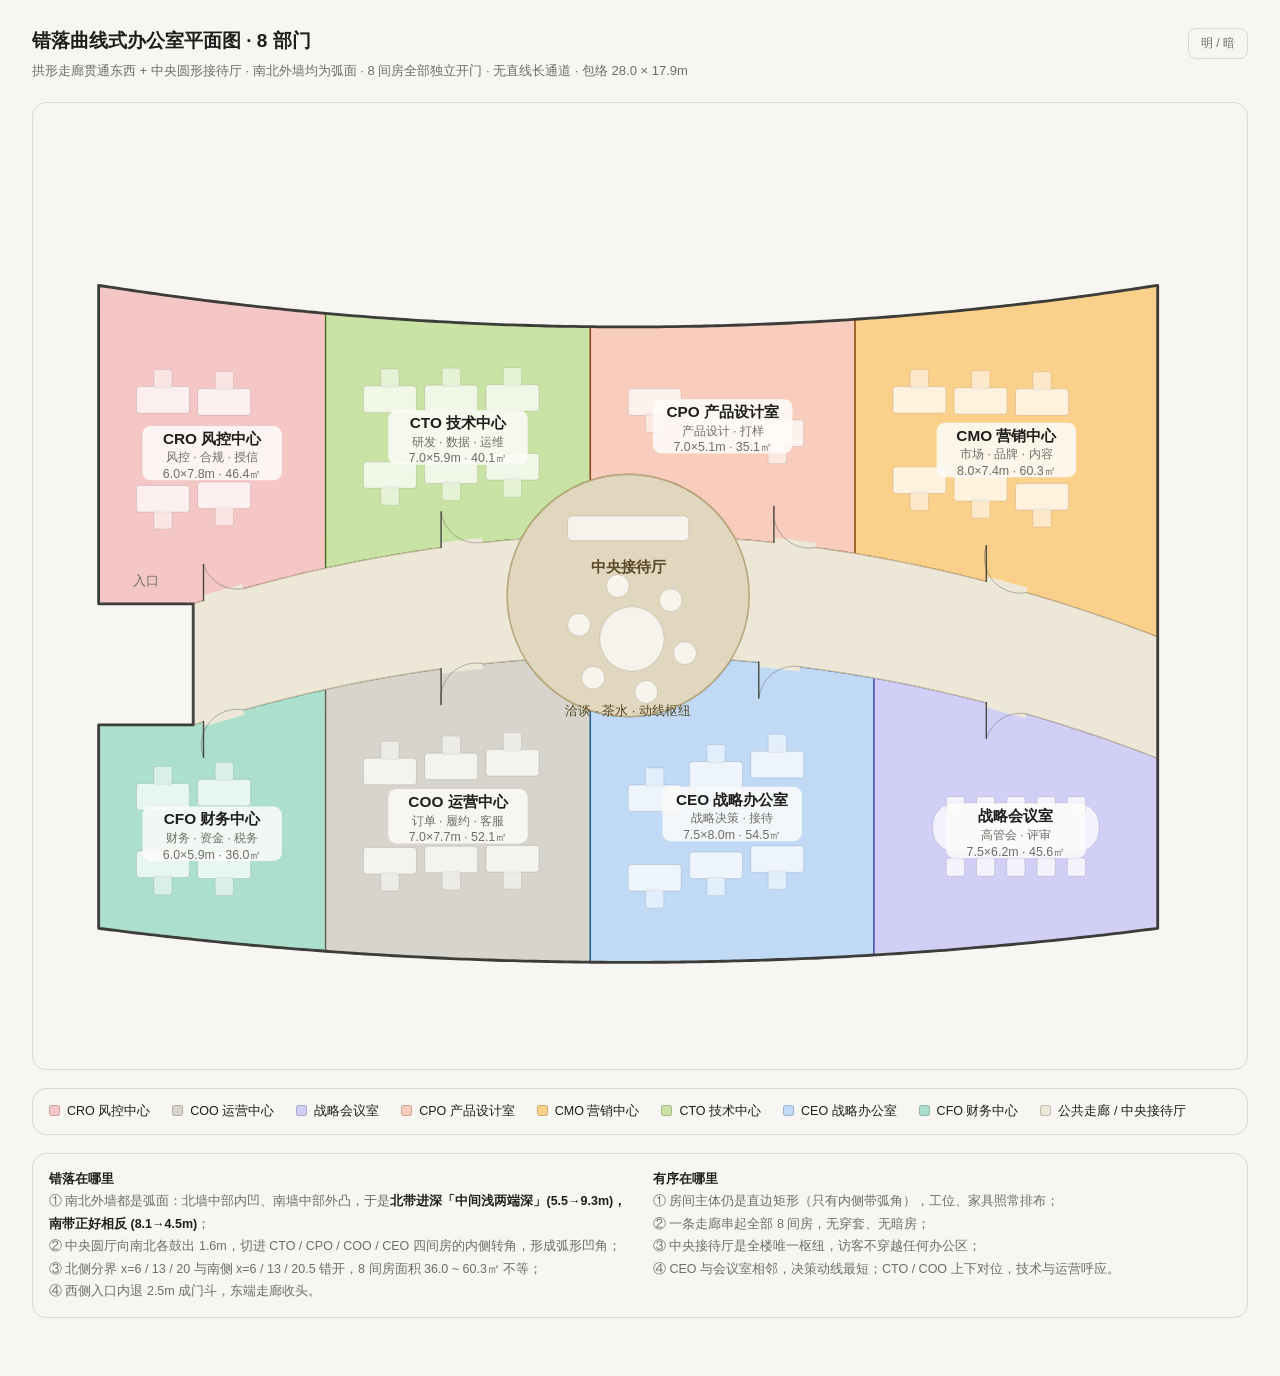
<file: 平面图方案-错落曲线版.html>
<!DOCTYPE html>
<html lang="zh-CN" data-page-node-id="YSGU2b0H77zwKdikb1FvI2"><head data-page-node-id="jpXGAZcz8WLAe2EKiSoXY1"><meta charset="utf-8" data-page-node-id="sJDoVocJJtpz0uxBY5vQMU">
<meta name="viewport" content="width=device-width,initial-scale=1" data-page-node-id="NPzaUZjShgwbmHsnnQ0i74">
<title>错落曲线式办公室平面图 · 8 部门</title>
<style>
:root{
--bg:#F7F6F2;--ink:#1E1E1C;--ink2:#6E6E68;--wall:#3C3C39;--line:#DCD9D0;
--hall:#EDE7D8;--hall-line:#C6BBA1;--core:#E1D6BE;--core-line:#B9A97F;--coreT:#5A4A28;
--furn:rgba(255,255,255,.72);--furnL:rgba(0,0,0,.16);--leaf:#4A4A46;--plate:#FDFCFA;
--cro:#F5C6C6;--croL:#A32D2D;--coo:#D6D4CB;--cooL:#5F5E5A;
--mt:#D2CFF7;--mtL:#534AB7;--cpo:#F8CDBD;--cpoL:#993C1D;
--cmo:#FBD08A;--cmoL:#854F0B;--cto:#C9E3A5;--ctoL:#3B6D11;
--ceo:#C0DAF6;--ceoL:#185FA5;--cfo:#ADDFCE;--cfoL:#0F6E56;
}
body.dark{
--bg:#191A1C;--ink:#EDEDEA;--ink2:#9C9C96;--wall:#DADAD4;--line:#3A3B3E;
--hall:#33302A;--hall-line:#5C5648;--core:#3E392D;--core-line:#6E6450;--coreT:#D8CBAB;
--furn:rgba(255,255,255,.16);--furnL:rgba(255,255,255,.22);--leaf:#C9C9C3;--plate:#232427;
--cro:#5B2222;--croL:#F09595;--coo:#3A3A37;--cooL:#B4B2A9;
--mt:#2E2A6B;--mtL:#AFA9EC;--cpo:#5A2410;--cpoL:#F0997B;
--cmo:#5C3B0E;--cmoL:#EF9F27;--cto:#223F0B;--ctoL:#97C459;
--ceo:#0E3B69;--ceoL:#85B7EB;--cfo:#0A4A38;--cfoL:#5DCAA5;
}
*{box-sizing:border-box}
body{margin:0;background:var(--bg);color:var(--ink);
font-family:-apple-system,Segoe UI,Microsoft YaHei,sans-serif;padding:28px 32px 40px;transition:background .2s}
h1{font-size:19px;font-weight:600;margin:0 0 6px}
.sub{font-size:13px;color:var(--ink2);margin:0 0 20px;line-height:1.7}
.card{background:var(--bg);border:1px solid var(--line);border-radius:14px;padding:14px 16px;margin-bottom:18px}
.legend{display:flex;flex-wrap:wrap;gap:6px 22px;font-size:12.5px}
.legend i{display:inline-block;width:11px;height:11px;border-radius:3px;margin-right:7px;
vertical-align:-1px;border:1px solid rgba(0,0,0,.18)}
.notes{display:grid;grid-template-columns:repeat(auto-fit,minmax(300px,1fr));gap:14px 26px;
font-size:12.5px;line-height:1.8;color:var(--ink2)}
.notes b{color:var(--ink);font-weight:600}
button{font-size:12px;padding:6px 12px;border-radius:8px;border:1px solid var(--line);
background:var(--bg);color:var(--ink2);cursor:pointer;font-family:inherit;float:right}
</style></head><body data-page-node-id="0Powl12Gz7x24Ss0yuskQC">
<button onclick="document.body.classList.toggle('dark')" data-page-node-id="gN2LaIbrFbxHpK10D7z6LU">明 / 暗</button>
<h1 data-page-node-id="DkfPwaiC0pfJubdovSr2fZ">错落曲线式办公室平面图 · 8 部门</h1>
<p class="sub" data-page-node-id="7ft1bfkW42GtwQ0UtBEU2X">拱形走廊贯通东西 + 中央圆形接待厅 · 南北外墙均为弧面 · 8 间房全部独立开门 · 无直线长通道 ·
包络 28.0 × 17.9m</p>
<div class="card" data-page-node-id="uobsdrBSNMR9Mmhi3y4Jey"><svg viewBox="0 0 1000 790" width="100%" xmlns="http://www.w3.org/2000/svg" font-family="-apple-system,Segoe UI,Microsoft YaHei,sans-serif" data-page-node-id="zfmzm1kBKVj6pHPpCSidsC"><style>.wall{fill:none;stroke:var(--wall);stroke-width:2.4;stroke-linejoin:round}.room{stroke-width:1.1;stroke-linejoin:round}.hall{fill:var(--hall);stroke:var(--hall-line);stroke-width:1}.core{fill:var(--core);stroke:var(--core-line);stroke-width:1.4}.furn{fill:var(--furn);stroke:var(--furnL);stroke-width:.6}.gap{fill:var(--hall)}.plate{fill:var(--plate);opacity:.86}.leaf{stroke:var(--leaf);stroke-width:1.2;fill:none;stroke-linecap:round}.swing{stroke:var(--leaf);stroke-width:.6;fill:none;opacity:.55}.t1{font-size:13px;font-weight:600;fill:var(--ink)}.t2{font-size:10.5px;fill:var(--ink2)}.lb{font-size:11px;fill:var(--ink2)}</style><path class="room" d="M42.0,142.4L45.8,143.0L49.7,143.6L53.5,144.2L57.4,144.8L61.2,145.4L65.0,145.9L68.9,146.5L72.7,147.1L76.6,147.6L80.4,148.2L84.2,148.7L88.1,149.3L91.9,149.8L95.8,150.3L99.6,150.9L103.4,151.4L107.3,151.9L111.1,152.4L115.0,152.9L118.8,153.4L122.6,153.9L126.5,154.4L130.3,154.9L134.2,155.4L138.0,155.9L141.8,156.3L145.7,156.8L149.5,157.3L153.4,157.7L157.2,158.2L161.0,158.6L164.9,159.1L168.7,159.5L172.6,159.9L176.4,160.4L180.2,160.8L184.1,161.2L187.9,161.6L191.8,162.0L195.6,162.4L199.4,162.8L203.3,163.2L207.1,163.6L211.0,163.9L214.8,164.3L218.6,164.7L222.5,165.0L226.3,165.4L230.2,165.8L234.0,166.1L234.0,381.8L234.0,381.8L230.2,382.7L226.3,383.5L222.5,384.4L218.6,385.3L214.8,386.2L211.0,387.1L207.1,388.0L203.3,389.0L199.4,389.9L195.6,390.9L191.8,391.9L187.9,392.9L184.1,393.9L180.2,394.9L176.4,395.9L172.6,397.0L168.7,398.0L164.9,399.1L161.0,400.2L157.2,401.3L153.4,402.4L149.5,403.5L145.7,404.6L141.8,405.8L138.0,406.9L134.2,408.1L130.3,409.3L126.5,410.5L122.6,411.7L118.8,411.9L115.0,411.9L111.1,411.9L107.3,411.9L103.4,411.9L99.6,411.9L95.8,411.9L91.9,411.9L88.1,411.9L84.2,411.9L80.4,411.9L76.6,411.9L72.7,411.9L68.9,411.9L65.0,411.9L61.2,411.9L57.4,411.9L53.5,411.9L49.7,411.9L45.8,411.9L42.0,411.9Z" style="fill:var(--cro);stroke:var(--croL)" data-page-node-id="OrqEDy0I5h8XYZD2EFaBHt"/><path class="room" d="M234.0,166.1L237.8,166.4L241.7,166.8L245.5,167.1L249.4,167.4L253.2,167.8L257.0,168.1L260.9,168.4L264.7,168.7L268.6,169.0L272.4,169.3L276.2,169.6L280.1,169.9L283.9,170.2L287.8,170.4L291.6,170.7L295.4,171.0L299.3,171.2L303.1,171.5L307.0,171.7L310.8,172.0L314.6,172.2L318.5,172.4L322.3,172.7L326.2,172.9L330.0,173.1L333.8,173.3L337.7,173.5L341.5,173.7L345.4,173.9L349.2,174.1L353.0,174.3L356.9,174.5L360.7,174.7L364.6,174.8L368.4,175.0L372.2,175.2L376.1,175.3L379.9,175.5L383.8,175.6L387.6,175.8L391.4,175.9L395.3,176.0L399.1,176.2L403.0,176.3L406.8,176.4L410.6,176.5L414.5,176.6L418.3,176.7L422.2,176.8L426.0,176.9L429.8,177.0L433.7,177.0L437.5,177.1L441.4,177.2L445.2,177.2L449.0,177.3L452.9,177.4L456.7,177.4L458.0,177.4L458.0,307.5L458.0,307.5L456.7,308.0L452.9,309.4L449.0,310.9L445.2,312.7L441.4,314.7L437.5,316.9L433.7,319.3L429.8,321.9L426.0,324.9L422.2,328.1L418.3,331.7L414.5,335.6L410.6,340.1L406.8,345.1L403.0,350.9L399.1,357.2L395.3,357.5L391.4,357.8L387.6,358.1L383.8,358.5L379.9,358.8L376.1,359.2L372.2,359.6L368.4,360.0L364.6,360.4L360.7,360.8L356.9,361.2L353.0,361.7L349.2,362.1L345.4,362.6L341.5,363.1L337.7,363.6L333.8,364.1L330.0,364.6L326.2,365.2L322.3,365.7L318.5,366.3L314.6,366.8L310.8,367.4L307.0,368.0L303.1,368.6L299.3,369.3L295.4,369.9L291.6,370.5L287.8,371.2L283.9,371.9L280.1,372.6L276.2,373.3L272.4,374.0L268.6,374.7L264.7,375.4L260.9,376.2L257.0,377.0L253.2,377.7L249.4,378.5L245.5,379.3L241.7,380.1L237.8,381.0L234.0,381.8Z" style="fill:var(--cto);stroke:var(--ctoL)" data-page-node-id="yvQcZC1RVYqgid8WVAZo4H"/><path class="room" d="M458.0,177.4L461.8,177.5L465.7,177.5L469.5,177.5L473.4,177.6L477.2,177.6L481.0,177.6L484.9,177.6L488.7,177.6L492.6,177.6L496.4,177.6L500.2,177.6L504.1,177.6L507.9,177.5L511.8,177.5L515.6,177.5L519.4,177.4L523.3,177.4L527.1,177.4L531.0,177.3L534.8,177.2L538.6,177.2L542.5,177.1L546.3,177.0L550.2,177.0L554.0,176.9L557.8,176.8L561.7,176.7L565.5,176.6L569.4,176.5L573.2,176.4L577.0,176.3L580.9,176.2L584.7,176.0L588.6,175.9L592.4,175.8L596.2,175.6L600.1,175.5L603.9,175.3L607.8,175.2L611.6,175.0L615.4,174.8L619.3,174.7L623.1,174.5L627.0,174.3L630.8,174.1L634.6,173.9L638.5,173.7L642.3,173.5L646.2,173.3L650.0,173.1L653.8,172.9L657.7,172.7L661.5,172.4L665.4,172.2L669.2,172.0L673.0,171.7L676.9,171.5L680.7,171.2L682.0,171.1L682.0,369.5L682.0,369.5L680.7,369.3L676.9,368.6L673.0,368.0L669.2,367.4L665.4,366.8L661.5,366.3L657.7,365.7L653.8,365.2L650.0,364.6L646.2,364.1L642.3,363.6L638.5,363.1L634.6,362.6L630.8,362.1L627.0,361.7L623.1,361.2L619.3,360.8L615.4,360.4L611.6,360.0L607.8,359.6L603.9,359.2L600.1,358.8L596.2,358.5L592.4,358.1L588.6,357.8L584.7,357.5L580.9,357.2L577.0,350.9L573.2,345.1L569.4,340.1L565.5,335.6L561.7,331.7L557.8,328.1L554.0,324.9L550.2,321.9L546.3,319.3L542.5,316.9L538.6,314.7L534.8,312.7L531.0,310.9L527.1,309.4L523.3,308.0L519.4,306.7L515.6,305.7L511.8,304.7L507.9,304.0L504.1,303.4L500.2,302.9L496.4,302.6L492.6,302.4L488.7,302.4L484.9,302.5L481.0,302.8L477.2,303.2L473.4,303.8L469.5,304.5L465.7,305.3L461.8,306.3L458.0,307.5Z" style="fill:var(--cpo);stroke:var(--cpoL)" data-page-node-id="CLeXVBZoieZ2eDNbSZt1RH"/><path class="room" d="M682.0,171.1L685.8,170.9L689.7,170.6L693.5,170.3L697.4,170.1L701.2,169.8L705.0,169.5L708.9,169.2L712.7,168.9L716.6,168.6L720.4,168.3L724.2,168.0L728.1,167.7L731.9,167.3L735.8,167.0L739.6,166.7L743.4,166.3L747.3,166.0L751.1,165.6L755.0,165.3L758.8,164.9L762.6,164.6L766.5,164.2L770.3,163.8L774.2,163.4L778.0,163.1L781.8,162.7L785.7,162.3L789.5,161.9L793.4,161.5L797.2,161.0L801.0,160.6L804.9,160.2L808.7,159.8L812.6,159.4L816.4,158.9L820.2,158.5L824.1,158.0L827.9,157.6L831.8,157.1L835.6,156.7L839.4,156.2L843.3,155.7L847.1,155.2L851.0,154.7L854.8,154.3L858.6,153.8L862.5,153.3L866.3,152.8L870.2,152.3L874.0,151.7L877.8,151.2L881.7,150.7L885.5,150.2L889.4,149.6L893.2,149.1L897.0,148.5L900.9,148.0L904.7,147.4L908.6,146.9L912.4,146.3L916.2,145.7L920.1,145.2L923.9,144.6L927.8,144.0L931.6,143.4L935.4,142.8L938.0,142.4L938.0,440.0L938.0,440.0L935.4,439.0L931.6,437.5L927.8,436.1L923.9,434.7L920.1,433.2L916.2,431.8L912.4,430.4L908.6,429.0L904.7,427.6L900.9,426.3L897.0,424.9L893.2,423.6L889.4,422.3L885.5,420.9L881.7,419.6L877.8,418.4L874.0,417.1L870.2,415.8L866.3,414.6L862.5,413.3L858.6,412.1L854.8,410.9L851.0,409.7L847.1,408.5L843.3,407.3L839.4,406.2L835.6,405.0L831.8,403.9L827.9,402.8L824.1,401.6L820.2,400.5L816.4,399.5L812.6,398.4L808.7,397.3L804.9,396.3L801.0,395.2L797.2,394.2L793.4,393.2L789.5,392.2L785.7,391.2L781.8,390.3L778.0,389.3L774.2,388.4L770.3,387.4L766.5,386.5L762.6,385.6L758.8,384.7L755.0,383.8L751.1,383.0L747.3,382.1L743.4,381.3L739.6,380.4L735.8,379.6L731.9,378.8L728.1,378.0L724.2,377.2L720.4,376.5L716.6,375.7L712.7,375.0L708.9,374.2L705.0,373.5L701.2,372.8L697.4,372.1L693.5,371.4L689.7,370.8L685.8,370.1L682.0,369.5Z" style="fill:var(--cmo);stroke:var(--cmoL)" data-page-node-id="I9MfyZMkxYKdS7NugQyoZC"/><path class="room" d="M42.0,514.3L45.8,514.3L49.7,514.3L53.5,514.3L57.4,514.3L61.2,514.3L65.0,514.3L68.9,514.3L72.7,514.3L76.6,514.3L80.4,514.3L84.2,514.3L88.1,514.3L91.9,514.3L95.8,514.3L99.6,514.3L103.4,514.3L107.3,514.3L111.1,514.3L115.0,514.3L118.8,514.3L122.6,514.1L126.5,512.9L130.3,511.7L134.2,510.5L138.0,509.3L141.8,508.2L145.7,507.0L149.5,505.9L153.4,504.8L157.2,503.7L161.0,502.6L164.9,501.5L168.7,500.4L172.6,499.4L176.4,498.3L180.2,497.3L184.1,496.3L187.9,495.3L191.8,494.3L195.6,493.3L199.4,492.3L203.3,491.4L207.1,490.4L211.0,489.5L214.8,488.6L218.6,487.7L222.5,486.8L226.3,485.9L230.2,485.1L234.0,484.2L234.0,705.8L234.0,705.8L230.2,705.5L226.3,705.2L222.5,704.9L218.6,704.6L214.8,704.3L211.0,704.0L207.1,703.7L203.3,703.4L199.4,703.1L195.6,702.8L191.8,702.4L187.9,702.1L184.1,701.8L180.2,701.4L176.4,701.1L172.6,700.7L168.7,700.4L164.9,700.0L161.0,699.7L157.2,699.3L153.4,698.9L149.5,698.6L145.7,698.2L141.8,697.8L138.0,697.4L134.2,697.0L130.3,696.6L126.5,696.2L122.6,695.8L118.8,695.4L115.0,695.0L111.1,694.6L107.3,694.2L103.4,693.8L99.6,693.3L95.8,692.9L91.9,692.5L88.1,692.0L84.2,691.6L80.4,691.1L76.6,690.7L72.7,690.2L68.9,689.8L65.0,689.3L61.2,688.8L57.4,688.3L53.5,687.9L49.7,687.4L45.8,686.9L42.0,686.4Z" style="fill:var(--cfo);stroke:var(--cfoL)" data-page-node-id="xp7rRG3l6Csgrx5d2DMEAK"/><path class="room" d="M234.0,484.2L237.8,483.4L241.7,482.5L245.5,481.7L249.4,480.9L253.2,480.1L257.0,479.4L260.9,478.6L264.7,477.8L268.6,477.1L272.4,476.4L276.2,475.7L280.1,475.0L283.9,474.3L287.8,473.6L291.6,472.9L295.4,472.3L299.3,471.7L303.1,471.0L307.0,470.4L310.8,469.8L314.6,469.2L318.5,468.7L322.3,468.1L326.2,467.6L330.0,467.0L333.8,466.5L337.7,466.0L341.5,465.5L345.4,465.0L349.2,464.5L353.0,464.1L356.9,463.6L360.7,463.2L364.6,462.8L368.4,462.4L372.2,462.0L376.1,461.6L379.9,461.2L383.8,460.9L387.6,460.5L391.4,460.2L395.3,459.9L399.1,459.6L403.0,459.3L406.8,464.5L410.6,469.5L414.5,474.0L418.3,477.9L422.2,481.5L426.0,484.7L429.8,487.7L433.7,490.3L437.5,492.7L441.4,494.9L445.2,496.9L449.0,498.7L452.9,500.2L456.7,501.6L458.0,502.1L458.0,715.1L458.0,715.1L456.7,715.0L452.9,715.0L449.0,715.0L445.2,714.9L441.4,714.9L437.5,714.8L433.7,714.7L429.8,714.7L426.0,714.6L422.2,714.5L418.3,714.5L414.5,714.4L410.6,714.3L406.8,714.2L403.0,714.1L399.1,714.0L395.3,713.9L391.4,713.8L387.6,713.7L383.8,713.6L379.9,713.5L376.1,713.3L372.2,713.2L368.4,713.1L364.6,712.9L360.7,712.8L356.9,712.7L353.0,712.5L349.2,712.4L345.4,712.2L341.5,712.0L337.7,711.9L333.8,711.7L330.0,711.5L326.2,711.3L322.3,711.2L318.5,711.0L314.6,710.8L310.8,710.6L307.0,710.4L303.1,710.2L299.3,710.0L295.4,709.8L291.6,709.6L287.8,709.3L283.9,709.1L280.1,708.9L276.2,708.6L272.4,708.4L268.6,708.2L264.7,707.9L260.9,707.7L257.0,707.4L253.2,707.2L249.4,706.9L245.5,706.6L241.7,706.4L237.8,706.1L234.0,705.8Z" style="fill:var(--coo);stroke:var(--cooL)" data-page-node-id="bsSiAbXtffyZGDqUxg23es"/><path class="room" d="M458.0,502.1L461.8,503.3L465.7,504.3L469.5,505.1L473.4,505.8L477.2,506.4L481.0,506.8L484.9,507.1L488.7,507.2L492.6,507.2L496.4,507.0L500.2,506.7L504.1,506.2L507.9,505.6L511.8,504.9L515.6,503.9L519.4,502.9L523.3,501.6L527.1,500.2L531.0,498.7L534.8,496.9L538.6,494.9L542.5,492.7L546.3,490.3L550.2,487.7L554.0,484.7L557.8,481.5L561.7,477.9L565.5,474.0L569.4,469.5L573.2,464.5L577.0,459.3L580.9,459.6L584.7,459.9L588.6,460.2L592.4,460.5L596.2,460.9L600.1,461.2L603.9,461.6L607.8,462.0L611.6,462.4L615.4,462.8L619.3,463.2L623.1,463.6L627.0,464.1L630.8,464.5L634.6,465.0L638.5,465.5L642.3,466.0L646.2,466.5L650.0,467.0L653.8,467.6L657.7,468.1L661.5,468.7L665.4,469.2L669.2,469.8L673.0,470.4L676.9,471.0L680.7,471.7L684.6,472.3L688.4,472.9L692.2,473.6L696.1,474.3L698.0,474.6L698.0,709.0L698.0,709.0L696.1,709.1L692.2,709.3L688.4,709.6L684.6,709.8L680.7,710.0L676.9,710.2L673.0,710.4L669.2,710.6L665.4,710.8L661.5,711.0L657.7,711.2L653.8,711.3L650.0,711.5L646.2,711.7L642.3,711.9L638.5,712.0L634.6,712.2L630.8,712.4L627.0,712.5L623.1,712.7L619.3,712.8L615.4,712.9L611.6,713.1L607.8,713.2L603.9,713.3L600.1,713.5L596.2,713.6L592.4,713.7L588.6,713.8L584.7,713.9L580.9,714.0L577.0,714.1L573.2,714.2L569.4,714.3L565.5,714.4L561.7,714.5L557.8,714.5L554.0,714.6L550.2,714.7L546.3,714.7L542.5,714.8L538.6,714.9L534.8,714.9L531.0,715.0L527.1,715.0L523.3,715.0L519.4,715.1L515.6,715.1L511.8,715.1L507.9,715.2L504.1,715.2L500.2,715.2L496.4,715.2L492.6,715.2L488.7,715.2L484.9,715.2L481.0,715.2L477.2,715.2L473.4,715.2L469.5,715.1L465.7,715.1L461.8,715.1L458.0,715.1Z" style="fill:var(--ceo);stroke:var(--ceoL)" data-page-node-id="AqYcFumM2gYnB9EMuFA9gv"/><path class="room" d="M698.0,474.6L701.8,475.3L705.7,476.0L709.5,476.7L713.4,477.5L717.2,478.2L721.0,479.0L724.9,479.7L728.7,480.5L732.6,481.3L736.4,482.1L740.2,483.0L744.1,483.8L747.9,484.6L751.8,485.5L755.6,486.4L759.4,487.3L763.3,488.1L767.1,489.1L771.0,490.0L774.8,490.9L778.6,491.9L782.5,492.8L786.3,493.8L790.2,494.8L794.0,495.8L797.8,496.8L801.7,497.8L805.5,498.9L809.4,499.9L813.2,501.0L817.0,502.0L820.9,503.1L824.7,504.2L828.6,505.3L832.4,506.5L836.2,507.6L840.1,508.8L843.9,509.9L847.8,511.1L851.6,512.3L855.4,513.5L859.3,514.7L863.1,515.9L867.0,517.2L870.8,518.4L874.6,519.7L878.5,521.0L882.3,522.3L886.2,523.6L890.0,524.9L893.8,526.2L897.7,527.5L901.5,528.9L905.4,530.3L909.2,531.6L913.0,533.0L916.9,534.4L920.7,535.9L924.6,537.3L928.4,538.7L932.2,540.2L936.1,541.7L938.0,542.4L938.0,686.4L938.0,686.4L936.1,686.6L932.2,687.1L928.4,687.6L924.6,688.1L920.7,688.6L916.9,689.1L913.0,689.5L909.2,690.0L905.4,690.4L901.5,690.9L897.7,691.4L893.8,691.8L890.0,692.2L886.2,692.7L882.3,693.1L878.5,693.5L874.6,694.0L870.8,694.4L867.0,694.8L863.1,695.2L859.3,695.6L855.4,696.0L851.6,696.4L847.8,696.8L843.9,697.2L840.1,697.6L836.2,698.0L832.4,698.4L828.6,698.8L824.7,699.1L820.9,699.5L817.0,699.9L813.2,700.2L809.4,700.6L805.5,700.9L801.7,701.3L797.8,701.6L794.0,701.9L790.2,702.3L786.3,702.6L782.5,702.9L778.6,703.2L774.8,703.6L771.0,703.9L767.1,704.2L763.3,704.5L759.4,704.8L755.6,705.1L751.8,705.4L747.9,705.7L744.1,705.9L740.2,706.2L736.4,706.5L732.6,706.8L728.7,707.0L724.9,707.3L721.0,707.5L717.2,707.8L713.4,708.0L709.5,708.3L705.7,708.5L701.8,708.8L698.0,709.0Z" style="fill:var(--mt);stroke:var(--mtL)" data-page-node-id="KtwgtlszBUbrm8vxa8CKLA"/><path class="hall" d="M122.0,411.9L126.8,410.4L131.6,408.9L136.4,407.4L141.2,406.0L146.0,404.5L150.8,403.1L155.6,401.7L160.4,400.4L165.2,399.0L170.0,397.7L174.8,396.4L179.6,395.1L184.4,393.8L189.2,392.6L194.0,391.3L198.8,390.1L203.6,388.9L208.4,387.7L213.2,386.6L218.0,385.4L222.8,384.3L227.6,383.2L232.4,382.2L237.2,381.1L242.0,380.1L246.8,379.1L251.6,378.1L256.4,377.1L261.2,376.1L266.0,375.2L270.8,374.3L275.6,373.4L280.4,372.5L285.2,371.7L290.0,370.8L294.8,370.0L299.6,369.2L304.4,368.4L309.2,367.7L314.0,366.9L318.8,366.2L323.6,365.5L328.4,364.8L333.2,364.2L338.0,363.5L342.8,362.9L347.6,362.3L352.4,361.8L357.2,361.2L362.0,360.7L366.8,360.1L371.6,359.6L376.4,359.2L381.2,358.7L386.0,358.3L390.8,357.8L395.6,357.4L400.4,357.1L405.2,356.7L410.0,356.4L414.8,356.0L419.6,355.7L424.4,355.5L429.2,355.2L434.0,354.9L438.8,354.7L443.6,354.5L448.4,354.3L453.2,354.2L458.0,354.0L462.8,353.9L467.6,353.8L472.4,353.7L477.2,353.7L482.0,353.6L486.8,353.6L491.6,353.6L496.4,353.6L501.2,353.7L506.0,353.7L510.8,353.8L515.6,353.9L520.4,354.0L525.2,354.1L530.0,354.3L534.8,354.5L539.6,354.7L544.4,354.9L549.2,355.1L554.0,355.4L558.8,355.6L563.6,355.9L568.4,356.2L573.2,356.6L578.0,356.9L582.8,357.3L587.6,357.7L592.4,358.1L597.2,358.5L602.0,359.0L606.8,359.5L611.6,360.0L616.4,360.5L621.2,361.0L626.0,361.6L630.8,362.1L635.6,362.7L640.4,363.3L645.2,364.0L650.0,364.6L654.8,365.3L659.6,366.0L664.4,366.7L669.2,367.4L674.0,368.2L678.8,368.9L683.6,369.7L688.4,370.5L693.2,371.4L698.0,372.2L702.8,373.1L707.6,374.0L712.4,374.9L717.2,375.8L722.0,376.8L726.8,377.7L731.6,378.7L736.4,379.7L741.2,380.8L746.0,381.8L750.8,382.9L755.6,384.0L760.4,385.1L765.2,386.2L770.0,387.3L774.8,388.5L779.6,389.7L784.4,390.9L789.2,392.1L794.0,393.4L798.8,394.6L803.6,395.9L808.4,397.2L813.2,398.6L818.0,399.9L822.8,401.3L827.6,402.7L832.4,404.1L837.2,405.5L842.0,406.9L846.8,408.4L851.6,409.9L856.4,411.4L861.2,412.9L866.0,414.5L870.8,416.0L875.6,417.6L880.4,419.2L885.2,420.8L890.0,422.5L894.8,424.1L899.6,425.8L904.4,427.5L909.2,429.2L914.0,431.0L918.8,432.8L923.6,434.5L928.4,436.3L933.2,438.2L938.0,440.0L938.0,542.4L933.2,540.6L928.4,538.7L923.6,536.9L918.8,535.2L914.0,533.4L909.2,531.6L904.4,529.9L899.6,528.2L894.8,526.5L890.0,524.9L885.2,523.2L880.4,521.6L875.6,520.0L870.8,518.4L866.0,516.9L861.2,515.3L856.4,513.8L851.6,512.3L846.8,510.8L842.0,509.3L837.2,507.9L832.4,506.5L827.6,505.1L822.8,503.7L818.0,502.3L813.2,501.0L808.4,499.6L803.6,498.3L798.8,497.0L794.0,495.8L789.2,494.5L784.4,493.3L779.6,492.1L774.8,490.9L770.0,489.7L765.2,488.6L760.4,487.5L755.6,486.4L750.8,485.3L746.0,484.2L741.2,483.2L736.4,482.1L731.6,481.1L726.8,480.1L722.0,479.2L717.2,478.2L712.4,477.3L707.6,476.4L702.8,475.5L698.0,474.6L693.2,473.8L688.4,472.9L683.6,472.1L678.8,471.3L674.0,470.6L669.2,469.8L664.4,469.1L659.6,468.4L654.8,467.7L650.0,467.0L645.2,466.4L640.4,465.7L635.6,465.1L630.8,464.5L626.0,464.0L621.2,463.4L616.4,462.9L611.6,462.4L606.8,461.9L602.0,461.4L597.2,460.9L592.4,460.5L587.6,460.1L582.8,459.7L578.0,459.3L573.2,459.0L568.4,458.6L563.6,458.3L558.8,458.0L554.0,457.8L549.2,457.5L544.4,457.3L539.6,457.1L534.8,456.9L530.0,456.7L525.2,456.5L520.4,456.4L515.6,456.3L510.8,456.2L506.0,456.1L501.2,456.1L496.4,456.0L491.6,456.0L486.8,456.0L482.0,456.0L477.2,456.1L472.4,456.1L467.6,456.2L462.8,456.3L458.0,456.4L453.2,456.6L448.4,456.7L443.6,456.9L438.8,457.1L434.0,457.3L429.2,457.6L424.4,457.9L419.6,458.1L414.8,458.4L410.0,458.8L405.2,459.1L400.4,459.5L395.6,459.8L390.8,460.2L386.0,460.7L381.2,461.1L376.4,461.6L371.6,462.0L366.8,462.5L362.0,463.1L357.2,463.6L352.4,464.2L347.6,464.7L342.8,465.3L338.0,465.9L333.2,466.6L328.4,467.2L323.6,467.9L318.8,468.6L314.0,469.3L309.2,470.1L304.4,470.8L299.6,471.6L294.8,472.4L290.0,473.2L285.2,474.1L280.4,474.9L275.6,475.8L270.8,476.7L266.0,477.6L261.2,478.5L256.4,479.5L251.6,480.5L246.8,481.5L242.0,482.5L237.2,483.5L232.4,484.6L227.6,485.6L222.8,486.7L218.0,487.8L213.2,489.0L208.4,490.1L203.6,491.3L198.8,492.5L194.0,493.7L189.2,495.0L184.4,496.2L179.6,497.5L174.8,498.8L170.0,500.1L165.2,501.4L160.4,502.8L155.6,504.1L150.8,505.5L146.0,506.9L141.2,508.4L136.4,509.8L131.6,511.3L126.8,512.8L122.0,514.3Z" data-page-node-id="y3NqupdSWtdqdtnqbkx50X"/><circle class="core" cx="490.0" cy="404.8" r="102.4" data-page-node-id="O6ok5eNYee05cGRJGeQv4g"/><rect class="furn" x="74.0" y="228.1" width="44.8" height="22.4" rx="2.5" data-page-node-id="h9ZLYdGyJdFleNoQ6IUEgb"/><rect class="furn" x="88.7" y="213.7" width="15.4" height="15.4" rx="1.5" opacity=".75" data-page-node-id="YndmpsxNkYMmXsAKwclPSy"/><rect class="furn" x="74.0" y="311.8" width="44.8" height="22.4" rx="2.5" data-page-node-id="XehMgsmCWMtEeWuEDDDFMo"/><rect class="furn" x="88.7" y="333.2" width="15.4" height="15.4" rx="1.5" opacity=".75" data-page-node-id="lApOahBk03jC9ElAcl2PNm"/><rect class="furn" x="125.8" y="229.8" width="44.8" height="22.4" rx="2.5" data-page-node-id="JcfQGDgCv5DAEzN8pKUFqG"/><rect class="furn" x="140.6" y="215.4" width="15.4" height="15.4" rx="1.5" opacity=".75" data-page-node-id="lYynZKAGzjPtcuh7Cm7CPX"/><rect class="furn" x="125.8" y="308.8" width="44.8" height="22.4" rx="2.5" data-page-node-id="dCGeZ97ODi9gp6rVX6SYCQ"/><rect class="furn" x="140.6" y="330.2" width="15.4" height="15.4" rx="1.5" opacity=".75" data-page-node-id="mzgxqkjObrQUbTVopyDzZf"/><rect class="furn" x="266.0" y="227.5" width="44.8" height="22.4" rx="2.5" data-page-node-id="jRAIRFc7zKujIgMMNGBj1b"/><rect class="furn" x="280.7" y="213.1" width="15.4" height="15.4" rx="1.5" opacity=".75" data-page-node-id="uNDPkVHnXNViAnKXavDXXJ"/><rect class="furn" x="266.0" y="291.7" width="44.8" height="22.4" rx="2.5" data-page-node-id="E88iPjtUXMBmJW6R398MEv"/><rect class="furn" x="280.7" y="313.1" width="15.4" height="15.4" rx="1.5" opacity=".75" data-page-node-id="yqoCMeIbiPqiUSvlMyZAf3"/><rect class="furn" x="317.8" y="226.9" width="44.8" height="22.4" rx="2.5" data-page-node-id="f6hHDM9BtLZLo9qFnCLMlw"/><rect class="furn" x="332.6" y="212.5" width="15.4" height="15.4" rx="1.5" opacity=".75" data-page-node-id="CEwjGjGBZOTuSjhdYpIF6z"/><rect class="furn" x="317.8" y="287.6" width="44.8" height="22.4" rx="2.5" data-page-node-id="vbAnYpFPJbMiiE85n21R2U"/><rect class="furn" x="332.6" y="309.0" width="15.4" height="15.4" rx="1.5" opacity=".75" data-page-node-id="pHo2s2n1465Ha0BnRbo5MZ"/><rect class="furn" x="369.7" y="226.5" width="44.8" height="22.4" rx="2.5" data-page-node-id="BPb3WhMZZ6bxLHrpwBss6k"/><rect class="furn" x="384.4" y="212.1" width="15.4" height="15.4" rx="1.5" opacity=".75" data-page-node-id="Ilv5FVMAplXxdRabwtlwJR"/><rect class="furn" x="369.7" y="284.7" width="44.8" height="22.4" rx="2.5" data-page-node-id="TmPE9NIM0A3yuIywbHHMaY"/><rect class="furn" x="384.4" y="306.2" width="15.4" height="15.4" rx="1.5" opacity=".75" data-page-node-id="4ZEXIyxhxfp6CuT2k6UpnL"/><rect class="furn" x="490.0" y="230.0" width="44.8" height="22.4" rx="2.5" data-page-node-id="M6yvKqbHoA07zGYI0GkvBb"/><rect class="furn" x="504.7" y="251.4" width="15.4" height="15.4" rx="1.5" opacity=".75" data-page-node-id="5HXACbU38JIsRHhbEQWNC0"/><rect class="furn" x="541.8" y="244.3" width="44.8" height="22.4" rx="2.5" data-page-node-id="BIlpxCVK1NGYrVKQ1aWKjd"/><rect class="furn" x="556.6" y="265.7" width="15.4" height="15.4" rx="1.5" opacity=".75" data-page-node-id="3aPqlkUY2lSbI6D1R1ztjb"/><rect class="furn" x="593.7" y="256.4" width="44.8" height="22.4" rx="2.5" data-page-node-id="wGT46LJDHtBi0qKSprTE7u"/><rect class="furn" x="608.4" y="277.9" width="15.4" height="15.4" rx="1.5" opacity=".75" data-page-node-id="ms5I7uUmu6IBzZ83CQXs5h"/><rect class="furn" x="714.0" y="228.1" width="44.8" height="22.4" rx="2.5" data-page-node-id="niiVSVXmUYhQcxkTWKIqDK"/><rect class="furn" x="728.7" y="213.7" width="15.4" height="15.4" rx="1.5" opacity=".75" data-page-node-id="0FBa7N2NMCYIwGp4z5SJ3T"/><rect class="furn" x="714.0" y="296.2" width="44.8" height="22.4" rx="2.5" data-page-node-id="UmmKRq0Vm9bpvrln94FEDz"/><rect class="furn" x="728.7" y="317.6" width="15.4" height="15.4" rx="1.5" opacity=".75" data-page-node-id="5lKLfgFSF9fi8SYMoNHUq2"/><rect class="furn" x="765.8" y="229.0" width="44.8" height="22.4" rx="2.5" data-page-node-id="Px36g8r1P5YG0swa96W8Pe"/><rect class="furn" x="780.6" y="214.6" width="15.4" height="15.4" rx="1.5" opacity=".75" data-page-node-id="GfF7t8oxwuQ5Z5OM1WnkN0"/><rect class="furn" x="765.8" y="302.5" width="44.8" height="22.4" rx="2.5" data-page-node-id="U47pSKFarElPRsUBFjjK7q"/><rect class="furn" x="780.6" y="324.0" width="15.4" height="15.4" rx="1.5" opacity=".75" data-page-node-id="kimTgEAal8TOBr3IGfCiKv"/><rect class="furn" x="817.7" y="230.0" width="44.8" height="22.4" rx="2.5" data-page-node-id="7aorpzWb2hqi8DaFcz40bN"/><rect class="furn" x="832.4" y="215.6" width="15.4" height="15.4" rx="1.5" opacity=".75" data-page-node-id="Ak52ketaqErKiFXFoVAKu8"/><rect class="furn" x="817.7" y="310.1" width="44.8" height="22.4" rx="2.5" data-page-node-id="u3aRKn2jlkalIP36w92T7G"/><rect class="furn" x="832.4" y="331.5" width="15.4" height="15.4" rx="1.5" opacity=".75" data-page-node-id="p1Xk7E5S5iMbGBjueWXtT7"/><rect class="furn" x="74.0" y="563.8" width="44.8" height="22.4" rx="2.5" data-page-node-id="jD3QKOsrkA45uqvIqXXC3d"/><rect class="furn" x="88.7" y="549.4" width="15.4" height="15.4" rx="1.5" opacity=".75" data-page-node-id="wL0GiWKiDl8WZVzA5Vk6ho"/><rect class="furn" x="74.0" y="621.0" width="44.8" height="22.4" rx="2.5" data-page-node-id="2jEcRBUdJWYGBfAgiY1HcP"/><rect class="furn" x="88.7" y="642.5" width="15.4" height="15.4" rx="1.5" opacity=".75" data-page-node-id="BkuWRvDKDo0M7iDQWrKSw0"/><rect class="furn" x="125.8" y="560.4" width="44.8" height="22.4" rx="2.5" data-page-node-id="jBYrNi2L8Olc0uirOSYf7E"/><rect class="furn" x="140.6" y="546.0" width="15.4" height="15.4" rx="1.5" opacity=".75" data-page-node-id="mebGQ7iGZczuJFwPIBXxHS"/><rect class="furn" x="125.8" y="621.9" width="44.8" height="22.4" rx="2.5" data-page-node-id="RYDJp3tzZJp0ZPZBQHR0jQ"/><rect class="furn" x="140.6" y="643.3" width="15.4" height="15.4" rx="1.5" opacity=".75" data-page-node-id="ApJT0eueYp8yycK8lQcMAG"/><rect class="furn" x="266.0" y="542.5" width="44.8" height="22.4" rx="2.5" data-page-node-id="pWShWGvtEtssdvtlumSWK0"/><rect class="furn" x="280.7" y="528.1" width="15.4" height="15.4" rx="1.5" opacity=".75" data-page-node-id="VdGA5S5qw8mCA4p40LukYM"/><rect class="furn" x="266.0" y="618.0" width="44.8" height="22.4" rx="2.5" data-page-node-id="9hCMuBN2kj6mgMZdaMDizi"/><rect class="furn" x="280.7" y="639.4" width="15.4" height="15.4" rx="1.5" opacity=".75" data-page-node-id="D5T4vAs8pm5IZzoFPKdGe9"/><rect class="furn" x="317.8" y="538.2" width="44.8" height="22.4" rx="2.5" data-page-node-id="zo4LmD0CibC4zLwEo1Udld"/><rect class="furn" x="332.6" y="523.8" width="15.4" height="15.4" rx="1.5" opacity=".75" data-page-node-id="KM9WqWySfk6T2P7RjYR05W"/><rect class="furn" x="317.8" y="617.0" width="44.8" height="22.4" rx="2.5" data-page-node-id="5Tq56aR0KyEpCRCjWjWWJ7"/><rect class="furn" x="332.6" y="638.5" width="15.4" height="15.4" rx="1.5" opacity=".75" data-page-node-id="TN1U1IWsNrWfM2QKE2PfWM"/><rect class="furn" x="369.7" y="535.2" width="44.8" height="22.4" rx="2.5" data-page-node-id="PGU5OxmBwg56v2agUrzeaa"/><rect class="furn" x="384.4" y="520.8" width="15.4" height="15.4" rx="1.5" opacity=".75" data-page-node-id="7WMgxXb8SBYsJTsiJDztRD"/><rect class="furn" x="369.7" y="616.4" width="44.8" height="22.4" rx="2.5" data-page-node-id="oBFDgRhyTgZmMcalGvX4lp"/><rect class="furn" x="384.4" y="637.8" width="15.4" height="15.4" rx="1.5" opacity=".75" data-page-node-id="4CBhks2xY5WUOJbS1d2DXS"/><rect class="furn" x="490.0" y="565.1" width="44.8" height="22.4" rx="2.5" data-page-node-id="kOwQBAYaLOUTmMoGnYjUAb"/><rect class="furn" x="504.7" y="550.7" width="15.4" height="15.4" rx="1.5" opacity=".75" data-page-node-id="Erm0fe7gZP9vi0Mr1o1hmX"/><rect class="furn" x="490.0" y="632.4" width="44.8" height="22.4" rx="2.5" data-page-node-id="PckhkSNpe1BULBTOvrbFnY"/><rect class="furn" x="504.7" y="653.8" width="15.4" height="15.4" rx="1.5" opacity=".75" data-page-node-id="yyUmLN39QTQFltIPyycFAp"/><rect class="furn" x="541.8" y="545.4" width="44.8" height="22.4" rx="2.5" data-page-node-id="WKRAdMFbiruBH1VjL2NTQe"/><rect class="furn" x="556.6" y="531.0" width="15.4" height="15.4" rx="1.5" opacity=".75" data-page-node-id="wMiCRlkeSCxQizHbWeQwje"/><rect class="furn" x="541.8" y="621.9" width="44.8" height="22.4" rx="2.5" data-page-node-id="7vR9s2IBOfKVzmxBY6exW8"/><rect class="furn" x="556.6" y="643.4" width="15.4" height="15.4" rx="1.5" opacity=".75" data-page-node-id="J92fJgNzuXFyGwyIQ7rC8n"/><rect class="furn" x="593.7" y="536.7" width="44.8" height="22.4" rx="2.5" data-page-node-id="4l9n1eqj1C84BOchNT3wlj"/><rect class="furn" x="608.4" y="522.3" width="15.4" height="15.4" rx="1.5" opacity=".75" data-page-node-id="gB5LlrLHkEAntTv67puy0Z"/><rect class="furn" x="593.7" y="616.7" width="44.8" height="22.4" rx="2.5" data-page-node-id="2r3G6BMvurzYE3sicjvfwA"/><rect class="furn" x="608.4" y="638.1" width="15.4" height="15.4" rx="1.5" opacity=".75" data-page-node-id="L7FUP9hX7G24hOUhBF3aFh"/><rect class="furn" x="747.6" y="580.2" width="140.8" height="41.6" rx="19.2" data-page-node-id="XtnbqIaP1gDCqTRCQxcjs6"/><rect class="furn" x="759.1" y="575.1" width="15.4" height="15.4" rx="2" data-page-node-id="jzcvgIT4zxN9VuFB9aeDS9"/><rect class="furn" x="759.1" y="627.0" width="15.4" height="15.4" rx="2" data-page-node-id="Zr3tZ3PzEj4qOH7cV5tSeD"/><rect class="furn" x="784.7" y="575.1" width="15.4" height="15.4" rx="2" data-page-node-id="sqWyCBj6ktxRhz13bCvS0E"/><rect class="furn" x="784.7" y="627.0" width="15.4" height="15.4" rx="2" data-page-node-id="boQUCp3ppcMezjcuTkLyMG"/><rect class="furn" x="810.3" y="575.1" width="15.4" height="15.4" rx="2" data-page-node-id="Vq7JA231vGyPTGkPf7x2EC"/><rect class="furn" x="810.3" y="627.0" width="15.4" height="15.4" rx="2" data-page-node-id="sj4EfGdq2gNOJjSiwaXeOD"/><rect class="furn" x="835.9" y="575.1" width="15.4" height="15.4" rx="2" data-page-node-id="71bnHPzgA8g1gZ1VeDHBSc"/><rect class="furn" x="835.9" y="627.0" width="15.4" height="15.4" rx="2" data-page-node-id="N0Y721A1SphO3MV5jZJBtv"/><rect class="furn" x="861.5" y="575.1" width="15.4" height="15.4" rx="2" data-page-node-id="58E8U9HoAmiiYBGQS0dTUD"/><rect class="furn" x="861.5" y="627.0" width="15.4" height="15.4" rx="2" data-page-node-id="8xhlPI8gTf9tAm1ItCtZ0u"/><rect class="furn" x="438.8" y="337.6" width="102.4" height="20.8" rx="4" data-page-node-id="uWqr2065SkmAvOvUeCf5Tq"/><circle class="furn" cx="493.2" cy="441.6" r="27.2" data-page-node-id="BIbMlPKIdlDoXgkBDbC03P"/><circle class="furn" cx="538.0" cy="453.6" r="9.6" data-page-node-id="2NdUZX7rvkoHuvQJJnybEP"/><circle class="furn" cx="505.2" cy="486.4" r="9.6" data-page-node-id="6CLS7wh7GDbQOnFuAPBqqC"/><circle class="furn" cx="460.4" cy="474.4" r="9.6" data-page-node-id="MgI5OWZGemEp7jbkV6XpqZ"/><circle class="furn" cx="448.4" cy="429.6" r="9.6" data-page-node-id="hFqxD3rqOON3HC1Fnhy9CY"/><circle class="furn" cx="481.2" cy="396.8" r="9.6" data-page-node-id="CI66RBgJl7qf4gcPqWZMTt"/><circle class="furn" cx="526.0" cy="408.8" r="9.6" data-page-node-id="VjnTAhJveel2ZaCKX7Qd5T"/><path class="wall" d="M42.0,142.4L46.8,143.2L51.6,143.9L56.4,144.6L61.2,145.4L66.0,146.1L70.8,146.8L75.6,147.5L80.4,148.2L85.2,148.9L90.0,149.5L94.8,150.2L99.6,150.9L104.4,151.5L109.2,152.2L114.0,152.8L118.8,153.4L123.6,154.1L128.4,154.7L133.2,155.3L138.0,155.9L142.8,156.5L147.6,157.0L152.4,157.6L157.2,158.2L162.0,158.7L166.8,159.3L171.6,159.8L176.4,160.4L181.2,160.9L186.0,161.4L190.8,161.9L195.6,162.4L200.4,162.9L205.2,163.4L210.0,163.9L214.8,164.3L219.6,164.8L224.4,165.2L229.2,165.7L234.0,166.1L238.8,166.5L243.6,167.0L248.4,167.4L253.2,167.8L258.0,168.2L262.8,168.5L267.6,168.9L272.4,169.3L277.2,169.7L282.0,170.0L286.8,170.4L291.6,170.7L296.4,171.0L301.2,171.3L306.0,171.7L310.8,172.0L315.6,172.3L320.4,172.6L325.2,172.8L330.0,173.1L334.8,173.4L339.6,173.6L344.4,173.9L349.2,174.1L354.0,174.4L358.8,174.6L363.6,174.8L368.4,175.0L373.2,175.2L378.0,175.4L382.8,175.6L387.6,175.8L392.4,175.9L397.2,176.1L402.0,176.2L406.8,176.4L411.6,176.5L416.4,176.6L421.2,176.8L426.0,176.9L430.8,177.0L435.6,177.1L440.4,177.2L445.2,177.2L450.0,177.3L454.8,177.4L459.6,177.4L464.4,177.5L469.2,177.5L474.0,177.6L478.8,177.6L483.6,177.6L488.4,177.6L493.2,177.6L498.0,177.6L502.8,177.6L507.6,177.5L512.4,177.5L517.2,177.5L522.0,177.4L526.8,177.4L531.6,177.3L536.4,177.2L541.2,177.1L546.0,177.0L550.8,177.0L555.6,176.8L560.4,176.7L565.2,176.6L570.0,176.5L574.8,176.3L579.6,176.2L584.4,176.0L589.2,175.9L594.0,175.7L598.8,175.5L603.6,175.3L608.4,175.1L613.2,174.9L618.0,174.7L622.8,174.5L627.6,174.3L632.4,174.0L637.2,173.8L642.0,173.5L646.8,173.3L651.6,173.0L656.4,172.7L661.2,172.5L666.0,172.2L670.8,171.9L675.6,171.6L680.4,171.2L685.2,170.9L690.0,170.6L694.8,170.2L699.6,169.9L704.4,169.5L709.2,169.2L714.0,168.8L718.8,168.4L723.6,168.0L728.4,167.6L733.2,167.2L738.0,166.8L742.8,166.4L747.6,166.0L752.4,165.5L757.2,165.1L762.0,164.6L766.8,164.2L771.6,163.7L776.4,163.2L781.2,162.7L786.0,162.2L790.8,161.7L795.6,161.2L800.4,160.7L805.2,160.2L810.0,159.6L814.8,159.1L819.6,158.5L824.4,158.0L829.2,157.4L834.0,156.8L838.8,156.3L843.6,155.7L848.4,155.1L853.2,154.5L858.0,153.8L862.8,153.2L867.6,152.6L872.4,152.0L877.2,151.3L882.0,150.7L886.8,150.0L891.6,149.3L896.4,148.6L901.2,147.9L906.0,147.2L910.8,146.5L915.6,145.8L920.4,145.1L925.2,144.4L930.0,143.6L934.8,142.9L938.0,142.4L938.0,686.4L934.8,686.8L930.0,687.4L925.2,688.0L920.4,688.6L915.6,689.2L910.8,689.8L906.0,690.4L901.2,690.9L896.4,691.5L891.6,692.1L886.8,692.6L882.0,693.2L877.2,693.7L872.4,694.2L867.6,694.7L862.8,695.3L858.0,695.8L853.2,696.3L848.4,696.8L843.6,697.3L838.8,697.7L834.0,698.2L829.2,698.7L824.4,699.2L819.6,699.6L814.8,700.1L810.0,700.5L805.2,700.9L800.4,701.4L795.6,701.8L790.8,702.2L786.0,702.6L781.2,703.0L776.4,703.4L771.6,703.8L766.8,704.2L762.0,704.6L757.2,705.0L752.4,705.3L747.6,705.7L742.8,706.0L738.0,706.4L733.2,706.7L728.4,707.0L723.6,707.4L718.8,707.7L714.0,708.0L709.2,708.3L704.4,708.6L699.6,708.9L694.8,709.2L690.0,709.5L685.2,709.7L680.4,710.0L675.6,710.3L670.8,710.5L666.0,710.8L661.2,711.0L656.4,711.2L651.6,711.5L646.8,711.7L642.0,711.9L637.2,712.1L632.4,712.3L627.6,712.5L622.8,712.7L618.0,712.8L613.2,713.0L608.4,713.2L603.6,713.3L598.8,713.5L594.0,713.6L589.2,713.8L584.4,713.9L579.6,714.0L574.8,714.2L570.0,714.3L565.2,714.4L560.4,714.5L555.6,714.6L550.8,714.7L546.0,714.8L541.2,714.8L536.4,714.9L531.6,715.0L526.8,715.0L522.0,715.1L517.2,715.1L512.4,715.1L507.6,715.2L502.8,715.2L498.0,715.2L493.2,715.2L488.4,715.2L483.6,715.2L478.8,715.2L474.0,715.2L469.2,715.1L464.4,715.1L459.6,715.1L454.8,715.0L450.0,715.0L445.2,714.9L440.4,714.8L435.6,714.8L430.8,714.7L426.0,714.6L421.2,714.5L416.4,714.4L411.6,714.3L406.8,714.2L402.0,714.1L397.2,714.0L392.4,713.8L387.6,713.7L382.8,713.6L378.0,713.4L373.2,713.2L368.4,713.1L363.6,712.9L358.8,712.7L354.0,712.5L349.2,712.4L344.4,712.2L339.6,712.0L334.8,711.7L330.0,711.5L325.2,711.3L320.4,711.1L315.6,710.8L310.8,710.6L306.0,710.3L301.2,710.1L296.4,709.8L291.6,709.6L286.8,709.3L282.0,709.0L277.2,708.7L272.4,708.4L267.6,708.1L262.8,707.8L258.0,707.5L253.2,707.2L248.4,706.8L243.6,706.5L238.8,706.1L234.0,705.8L229.2,705.4L224.4,705.1L219.6,704.7L214.8,704.3L210.0,704.0L205.2,703.6L200.4,703.2L195.6,702.8L190.8,702.4L186.0,701.9L181.2,701.5L176.4,701.1L171.6,700.7L166.8,700.2L162.0,699.8L157.2,699.3L152.4,698.8L147.6,698.4L142.8,697.9L138.0,697.4L133.2,696.9L128.4,696.4L123.6,695.9L118.8,695.4L114.0,694.9L109.2,694.4L104.4,693.9L99.6,693.3L94.8,692.8L90.0,692.2L85.2,691.7L80.4,691.1L75.6,690.6L70.8,690.0L66.0,689.4L61.2,688.8L56.4,688.2L51.6,687.6L46.8,687.0L42.0,686.4L42.0,514.3L122.0,514.3L122.0,411.9L42.0,411.9Z" data-page-node-id="sD09EKMjFVO4PhCNWvQ11Z"/><rect class="gap" x="130.0" y="399.9" width="35.2" height="8.3" transform="rotate(-16.43 147.6 404.1)" data-page-node-id="fY0Ri2oSkvc92Fdsh4C2Qk"/><path class="leaf" d="M130.7,409.0 L130.7,378.6" data-page-node-id="SQXbcP0qGDeIGXcfcPNqUf"/><path class="swing" d="M130.7,378.6 A30.4,30.4 0 0 0 164.5,399.1" data-page-node-id="3twHDD71C5WXH6sPkm6MQw"/><rect class="gap" x="331.6" y="358.0" width="35.2" height="8.3" transform="rotate(-6.91 349.2 362.1)" data-page-node-id="JS8htMrMr02K6igZS4boc2"/><path class="leaf" d="M331.7,364.3 L331.7,333.9" data-page-node-id="DgHMYecviAfJ8kAgl4lYnZ"/><path class="swing" d="M331.7,333.9 A30.4,30.4 0 0 0 366.7,360.0" data-page-node-id="taWFgTfu8wu6iTVAeSnJk3"/><rect class="gap" x="613.2" y="358.0" width="35.2" height="8.3" transform="rotate(6.91 630.8 362.1)" data-page-node-id="6SRhTdtEIpGkOyHod2WesK"/><path class="leaf" d="M613.3,360.0 L613.3,329.6" data-page-node-id="nm7352MldDTvtsoGyEi0Qa"/><path class="swing" d="M613.3,329.6 A30.4,30.4 0 0 0 648.3,364.3" data-page-node-id="RgBUN6qNF6rXOqQkA3kcdH"/><rect class="gap" x="792.4" y="393.5" width="35.2" height="8.3" transform="rotate(15.40 810.0 397.7)" data-page-node-id="HgzCjNyhzWfOZxvuC8OexN"/><path class="leaf" d="M793.0,393.0 L793.0,362.6" data-page-node-id="6hl34BN3OoBCQdrC1EHq6L"/><path class="swing" d="M793.0,362.6 A30.4,30.4 0 0 0 827.0,402.4" data-page-node-id="tdBC3lDfEKFhE96JN5NQ53"/><rect class="gap" x="130.0" y="502.3" width="35.2" height="8.3" transform="rotate(-16.43 147.6 506.5)" data-page-node-id="fG0NZI5ZdSUohyigeVuVq8"/><path class="leaf" d="M130.7,511.4 L130.7,541.8" data-page-node-id="xY7jyWlHztwDA44zcd4GT8"/><path class="swing" d="M130.7,541.8 A30.4,30.4 0 0 1 164.5,501.5" data-page-node-id="qrZYjZLUhId2sdA5YKQH2r"/><rect class="gap" x="331.6" y="460.4" width="35.2" height="8.3" transform="rotate(-6.91 349.2 464.5)" data-page-node-id="NI2QTOMRoikYsQFHGGXs4V"/><path class="leaf" d="M331.7,466.7 L331.7,497.1" data-page-node-id="qqSXLUBrUvNJo4Ab8bbMSX"/><path class="swing" d="M331.7,497.1 A30.4,30.4 0 0 1 366.7,462.4" data-page-node-id="cM8wEbo6wxuHcGkmgY56rs"/><rect class="gap" x="600.4" y="458.9" width="35.2" height="8.3" transform="rotate(6.29 618.0 463.1)" data-page-node-id="oCNEQLDLbYnX5w0mcpB6Ay"/><path class="leaf" d="M600.5,461.1 L600.5,491.5" data-page-node-id="3KVse331HWIbdS8ucq5uCS"/><path class="swing" d="M600.5,491.5 A30.4,30.4 0 0 1 635.5,465.0" data-page-node-id="keBWvaBtsLKPbrzh0IZhqH"/><rect class="gap" x="792.4" y="495.9" width="35.2" height="8.3" transform="rotate(15.40 810.0 500.1)" data-page-node-id="mjcQntIfdqQ8H0JKx0ytNc"/><path class="leaf" d="M793.0,495.4 L793.0,525.8" data-page-node-id="5I50F52wA7af0YN6TcIHYM"/><path class="swing" d="M793.0,525.8 A30.4,30.4 0 0 1 827.0,504.8" data-page-node-id="5sB5cBnl3ddkN69RzuWK4J"/><path class="leaf" d="M122.0,411.9 L122.0,514.3" data-page-node-id="JX5R3Y2pS7ka7EcPPt8mrT"/><rect class="plate" x="79.0" y="261.4" width="118" height="46" rx="7" data-page-node-id="QF5CJPxqqjw26kvj4Vsg1E"/><text class="t1" x="138.0" y="276.4" text-anchor="middle" data-page-node-id="oW0wnR5PKxy7A1vMSDZu3A">CRO 风控中心</text><text class="t2" x="138.0" y="291.4" text-anchor="middle" data-page-node-id="JJeW3cfo89Na5o1iUE2WFc">风控 · 合规 · 授信</text><text class="t2" x="138.0" y="305.4" text-anchor="middle" data-page-node-id="U2xsc2ApBm7FAWmFmXxSAV">6.0×7.8m · 46.4㎡</text><rect class="plate" x="287.0" y="248.2" width="118" height="46" rx="7" data-page-node-id="zHPFAiH804HF8NrkUYdt62"/><text class="t1" x="346.0" y="263.2" text-anchor="middle" data-page-node-id="xyCciliYFDqshCKJsYBVjU">CTO 技术中心</text><text class="t2" x="346.0" y="278.2" text-anchor="middle" data-page-node-id="AoYxPF7Dm2WCAlyvqYAXRA">研发 · 数据 · 运维</text><text class="t2" x="346.0" y="292.2" text-anchor="middle" data-page-node-id="nuLYDcGEq2UPriUPacmS8x">7.0×5.9m · 40.1㎡</text><rect class="plate" x="511.0" y="238.7" width="118" height="46" rx="7" data-page-node-id="Wqr15uLP2DTgc62HCKsrrl"/><text class="t1" x="570.0" y="253.7" text-anchor="middle" data-page-node-id="4ZXQR6uhjWUuEK1AwFzb7m">CPO 产品设计室</text><text class="t2" x="570.0" y="268.7" text-anchor="middle" data-page-node-id="x6t3uBFqVpcR37rJiL1muu">产品设计 · 打样</text><text class="t2" x="570.0" y="282.7" text-anchor="middle" data-page-node-id="nJHGQFbJYHmlZdKlLvEQCW">7.0×5.1m · 35.1㎡</text><rect class="plate" x="751.0" y="258.7" width="118" height="46" rx="7" data-page-node-id="6jK6b0pBB1DWEvWwKdx5MU"/><text class="t1" x="810.0" y="273.7" text-anchor="middle" data-page-node-id="Fa6WMul6NIuGVo2Iq9LP6e">CMO 营销中心</text><text class="t2" x="810.0" y="288.7" text-anchor="middle" data-page-node-id="4km1KW0OfAPlTqlKuNXvJn">市场 · 品牌 · 内容</text><text class="t2" x="810.0" y="302.7" text-anchor="middle" data-page-node-id="llnAjgAOlgjlcYQfW6Ywb2">8.0×7.4m · 60.3㎡</text><rect class="plate" x="79.0" y="583.4" width="118" height="46" rx="7" data-page-node-id="03eSrToOiptNoP6LWNAhGd"/><text class="t1" x="138.0" y="598.4" text-anchor="middle" data-page-node-id="CzwVM0OaC8uMLkjbvxhZhk">CFO 财务中心</text><text class="t2" x="138.0" y="613.4" text-anchor="middle" data-page-node-id="DZ8saQWjWjWoA65MC2LDaD">财务 · 资金 · 税务</text><text class="t2" x="138.0" y="627.4" text-anchor="middle" data-page-node-id="Ndbkp52pQuz4rApG7TgLv3">6.0×5.9m · 36.0㎡</text><rect class="plate" x="287.0" y="568.6" width="118" height="46" rx="7" data-page-node-id="sAP8gg8GT7utUxE8G5fjDI"/><text class="t1" x="346.0" y="583.6" text-anchor="middle" data-page-node-id="e2C487jWrqxOxNwcx6PNbc">COO 运营中心</text><text class="t2" x="346.0" y="598.6" text-anchor="middle" data-page-node-id="UPuhW5RWl2pnz7VBQgA0Yb">订单 · 履约 · 客服</text><text class="t2" x="346.0" y="612.6" text-anchor="middle" data-page-node-id="kRybrJZUx3iIdoLTSNM9fY">7.0×7.7m · 52.1㎡</text><rect class="plate" x="519.0" y="566.7" width="118" height="46" rx="7" data-page-node-id="HyIVwJEhc0M31HKBY1T5kE"/><text class="t1" x="578.0" y="581.7" text-anchor="middle" data-page-node-id="mQKJKRfLQB8BA1jQr1o6ru">CEO 战略办公室</text><text class="t2" x="578.0" y="596.7" text-anchor="middle" data-page-node-id="QmswpM9zzAQnPIoNl5lx5B">战略决策 · 接待</text><text class="t2" x="578.0" y="610.7" text-anchor="middle" data-page-node-id="1OymYEAKRvxrJt7Qecr4GQ">7.5×8.0m · 54.5㎡</text><rect class="plate" x="759.0" y="581.0" width="118" height="46" rx="7" data-page-node-id="HGcT1DwujZNhcitDAnhR3f"/><text class="t1" x="818.0" y="596.0" text-anchor="middle" data-page-node-id="8Bdxqw4lkumLsTHRtVeb2U">战略会议室</text><text class="t2" x="818.0" y="611.0" text-anchor="middle" data-page-node-id="Sv2CUDZ8EhHhabt2sMQUDy">高管会 · 评审</text><text class="t2" x="818.0" y="625.0" text-anchor="middle" data-page-node-id="3MKks44v28A82uSLsojJWr">7.5×6.2m · 45.6㎡</text><text class="t1" x="490.0" y="385.0" text-anchor="middle" style="fill:var(--coreT)" data-page-node-id="FFWvQBxJCgVsNie6eJjHYM">中央接待厅</text><text class="lb" x="490.0" y="505.6" text-anchor="middle" style="fill:var(--coreT)" data-page-node-id="3ErankWJ2eBST5rdcvj5A2">洽谈 · 茶水 · 动线枢纽</text><text class="lb" x="82.0" y="395.8" text-anchor="middle" data-page-node-id="dOHSpP4Y5IfysO2PuOBHzh">入口</text></svg></div>
<div class="card legend" data-page-node-id="lHIdPQAk4TFgrldFETEy2F">
<span data-page-node-id="HGDTv0gVfJwee3lF2EUsv3"><i style="background:var(--cro)" data-page-node-id="MHBRokVenfJjdytoMptYY9"></i>CRO 风控中心</span>
<span data-page-node-id="6ADO5y6Pj0ba6O0QOwK5T3"><i style="background:var(--coo)" data-page-node-id="69TSEWqAV5GGNwEflCAA0S"></i>COO 运营中心</span>
<span data-page-node-id="1QTiXX5YvHWqo6dFVpNxrx"><i style="background:var(--mt)" data-page-node-id="zOXGT6QUYodXHrF0nxkmC1"></i>战略会议室</span>
<span data-page-node-id="qQIabj4ICJC6aP7Q09uEXP"><i style="background:var(--cpo)" data-page-node-id="WdibL0rqzsx7XS7pfMwQB9"></i>CPO 产品设计室</span>
<span data-page-node-id="Fm7hsBLa4hcGUX7Bcngbxj"><i style="background:var(--cmo)" data-page-node-id="eos3vXdbDDGqDdq6AJM3E6"></i>CMO 营销中心</span>
<span data-page-node-id="AJF8yKH7ZbaVEDpXWAOFbc"><i style="background:var(--cto)" data-page-node-id="jMCNfs9QqVHpYGG0VcqLA5"></i>CTO 技术中心</span>
<span data-page-node-id="Pw7OAI5EfFOMnYvf2KzJGC"><i style="background:var(--ceo)" data-page-node-id="HJinJc6wVX0yOuF6H01c4h"></i>CEO 战略办公室</span>
<span data-page-node-id="72CQy0YzoY9wu8jPPZwp0t"><i style="background:var(--cfo)" data-page-node-id="Vtzb12iXMBnhku43o1Mddh"></i>CFO 财务中心</span>
<span data-page-node-id="cYVCGHo38qGJLZYtna5ui7"><i style="background:var(--hall)" data-page-node-id="ypEjJ6CtgFAmJt4a4SHwcu"></i>公共走廊 / 中央接待厅</span>
</div>
<div class="card notes" data-page-node-id="3OjlPs6GXHo1C1WeMXCm8w">
<div data-page-node-id="HT3GoAmcMz3nhPSEaQ1Hgi"><b data-page-node-id="jVLbaoq6sCIRx9Ul1SgE0N">错落在哪里</b><br data-page-node-id="6fjLbdOATOHCn0xIEM2A1G">
① 南北外墙都是弧面：北墙中部内凹、南墙中部外凸，于是<b data-page-node-id="lpmMhdKjci9p3aWzSQNwS4">北带进深「中间浅两端深」(5.5→9.3m)，南带正好相反 (8.1→4.5m)</b>；<br data-page-node-id="wyGwsbNHCOPaKooLiyE5Jm">
② 中央圆厅向南北各鼓出 1.6m，切进 CTO / CPO / COO / CEO 四间房的内侧转角，形成弧形凹角；<br data-page-node-id="ycDSuHjwEdmGPWYUGvFhFT">
③ 北侧分界 x=6 / 13 / 20 与南侧 x=6 / 13 / 20.5 错开，8 间房面积 36.0 ~ 60.3㎡ 不等；<br data-page-node-id="jCFR1wL1Q1932jVXmSRg7x">
④ 西侧入口内退 2.5m 成门斗，东端走廊收头。</div>
<div data-page-node-id="Hfe3dkDLNIprpS8qTEbc5I"><b data-page-node-id="rSjajlPHMUTEY0rUlUGNgK">有序在哪里</b><br data-page-node-id="v0I1SPTEJg6IpVjE7QBd07">
① 房间主体仍是直边矩形（只有内侧带弧角），工位、家具照常排布；<br data-page-node-id="DJ5MQh6u0ityqWM6gJeNmT">
② 一条走廊串起全部 8 间房，无穿套、无暗房；<br data-page-node-id="QaOSZECeDUp8uq0WTPw85D">
③ 中央接待厅是全楼唯一枢纽，访客不穿越任何办公区；<br data-page-node-id="NaiWFS0jiDaGLSPhwpDEHz">
④ CEO 与会议室相邻，决策动线最短；CTO / COO 上下对位，技术与运营呼应。</div>
</div>
</body></html>
</file>
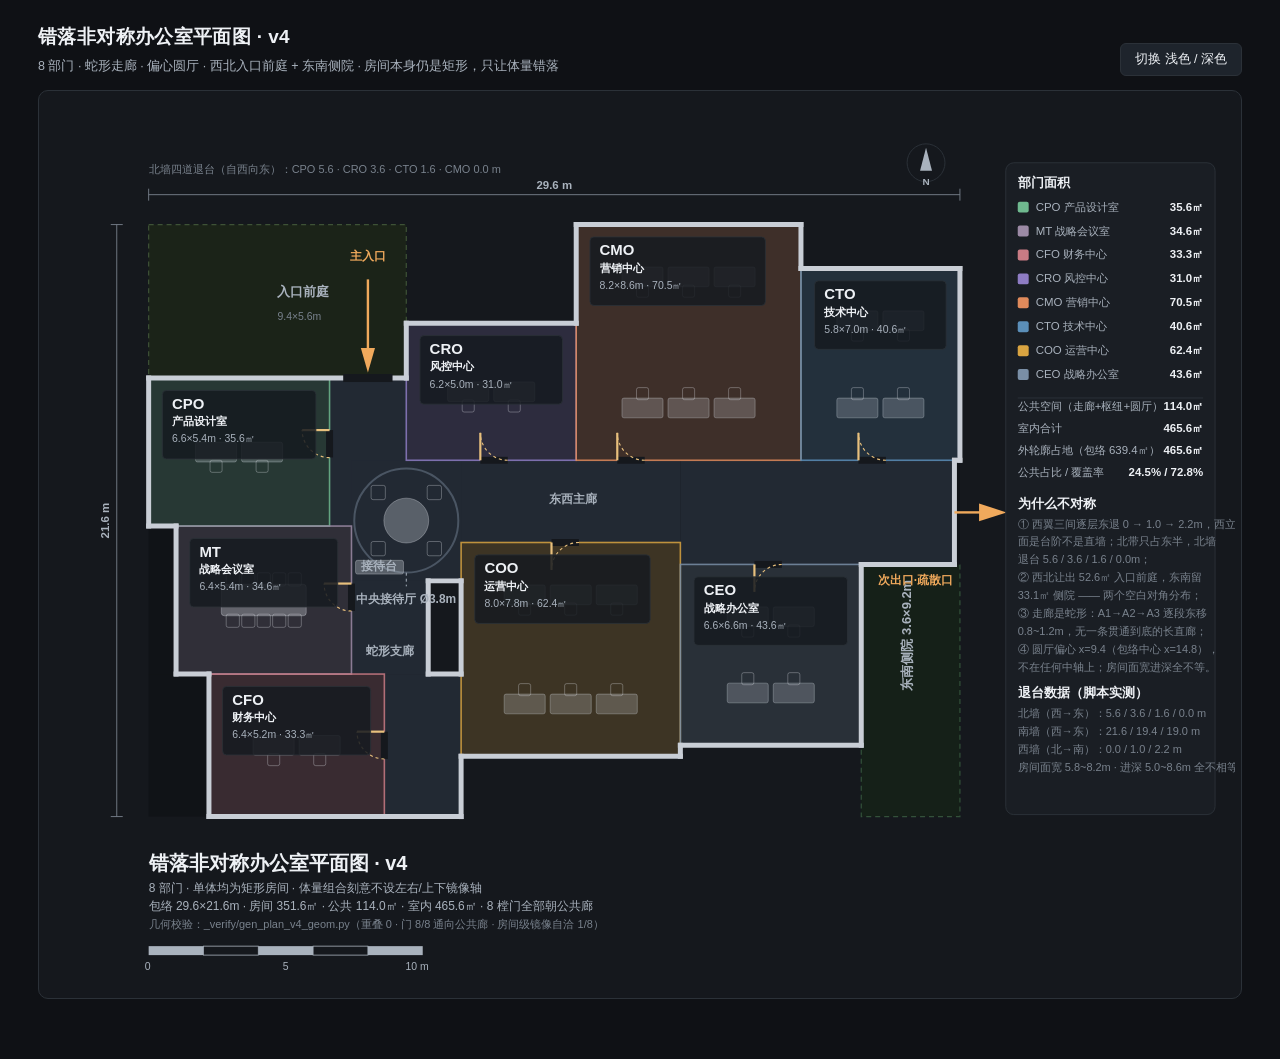
<file: 平面图方案-非对称版.html>
<!doctype html><html lang="zh-CN" data-page-node-id="VwHhWie0eBTMqCKX9qzjKJ"><head data-page-node-id="bLuGbXQnMYLHRnoI3YWKuv"><meta charset="utf-8" data-page-node-id="6qusk5iyv7mUL80YvdROih">
<title>错落非对称办公室平面图 v4</title><style>
*{box-sizing:border-box}
body{margin:0;background:var(--bg);color:var(--ink);font:14px/1.6 "Segoe UI","PingFang SC","Microsoft YaHei",sans-serif}
.wrap{max-width:1240px;margin:0 auto;padding:22px 18px 60px}
header{display:flex;align-items:flex-end;justify-content:space-between;gap:16px;flex-wrap:wrap;margin-bottom:14px}
h1{font-size:19px;margin:0 0 4px;letter-spacing:.02em}
header p{margin:0;color:var(--ink2);font-size:12.5px}
button{background:var(--btn);color:var(--ink);border:1px solid var(--line);border-radius:6px;
 padding:7px 14px;font-size:12.5px;cursor:pointer}
button:hover{background:var(--btnh)}
.sheet{background:var(--sheet);border:1px solid var(--line);border-radius:10px;padding:6px;overflow:auto}
svg{display:block;width:100%;height:auto}
.court{fill:var(--court);stroke:var(--courtL);stroke-width:1.2;stroke-dasharray:5 4}
.garden{fill:var(--garden);stroke:var(--gardenL);stroke-width:1.2;stroke-dasharray:5 4}
.slit{fill:var(--slit)}
.pub{fill:var(--pub)}
.hallring{fill:none;stroke:var(--pubL);stroke-width:2}
.room{fill-opacity:.20;stroke-opacity:.85;stroke-width:1.6}
.wall{stroke:var(--wall);stroke-width:5;stroke-linecap:square}
.gap{fill:var(--sheet)}
.leaf{stroke:var(--leaf);stroke-width:2.2}
.swing{fill:none;stroke:var(--leaf);stroke-width:1.1;stroke-dasharray:3 3}
.entryarrow{stroke:var(--acc);stroke-width:2.4;fill:none}
.arrowhead{fill:var(--acc);stroke:none}
.leader{stroke:var(--ink2);stroke-width:1;stroke-dasharray:3 3}
.desk{fill:var(--furn);stroke:var(--furnL);stroke-width:.8}
.tb{fill:var(--furn2);stroke:var(--furnL);stroke-width:.9}
.ch{fill:none;stroke:var(--furnL);stroke-width:.9}
.chip{fill:var(--chip);stroke:var(--line);stroke-width:.8}
.rEN{font:700 15px/1 "Segoe UI",sans-serif;fill:var(--ink)}
.rCN{font:600 11.5px/1 "PingFang SC","Microsoft YaHei",sans-serif;fill:var(--ink)}
.rSZ{font:400 10.5px/1 "Segoe UI",sans-serif;fill:var(--ink2)}
.site{font:600 13px/1 "PingFang SC","Microsoft YaHei",sans-serif;fill:var(--ink2)}
.site2{font:400 10.5px/1 "Segoe UI",sans-serif;fill:var(--ink3)}
.pub1{font:600 12px/1 "PingFang SC","Microsoft YaHei",sans-serif;fill:var(--ink2)}
.entry{font:700 12px/1 "PingFang SC","Microsoft YaHei",sans-serif;fill:var(--acc)}
.dim{stroke:var(--ink3);stroke-width:.9}
.dimtxt{font:600 11.5px/1 "Segoe UI",sans-serif;fill:var(--ink2)}
.dimnote{font:400 11px/1 "PingFang SC","Microsoft YaHei",sans-serif;fill:var(--ink3)}
.cmp{fill:none;stroke:var(--line);stroke-width:1}
.cmpn{fill:var(--ink2)}
.cmpn2{font:700 10px/1 "Segoe UI",sans-serif;fill:var(--ink2)}
.sb1{fill:var(--ink2)}.sb2{fill:var(--sheet);stroke:var(--ink2);stroke-width:.8}
.sb{font:400 10.5px/1 "Segoe UI",sans-serif;fill:var(--ink2)}
.panel{fill:var(--panel);stroke:var(--line);stroke-width:1}
.pTitle{font:700 13px/1 "PingFang SC","Microsoft YaHei",sans-serif;fill:var(--ink)}
.pItem{font:400 11.5px/1 "PingFang SC","Microsoft YaHei",sans-serif;fill:var(--ink2)}
.pVal{font:600 11.5px/1 "Segoe UI",sans-serif;fill:var(--ink)}
.pNote{font:400 11px/1 "PingFang SC","Microsoft YaHei",sans-serif;fill:var(--ink3)}
.pDiv{stroke:var(--line);stroke-width:1}
.ttl{font:700 20px/1 "PingFang SC","Microsoft YaHei",sans-serif;fill:var(--ink)}
.sub{font:400 12px/1 "PingFang SC","Microsoft YaHei",sans-serif;fill:var(--ink2)}
.sub2{font:400 11px/1 "Segoe UI",sans-serif;fill:var(--ink3)}
body[data-theme="dark"]{--bg:#0f1115;--sheet:#15181d;--panel:#1a1e24;--chip:rgba(22,26,32,.86);
 --line:#2b3138;--wall:#c9ced6;--ink:#eef1f5;--ink2:#a9b2bd;--ink3:#79828d;--leaf:#e8c07d;
 --pub:#222933;--pubL:#4a5563;--court:#1b2318;--courtL:#3e5236;--garden:#152018;--gardenL:#33513a;
 --slit:#101317;--furn:rgba(230,235,242,.20);--furnL:rgba(230,235,242,.34);--furn2:rgba(230,235,242,.28);
 --acc:#f0a95c;--btn:#1e242c;--btnh:#262d36}
body[data-theme="light"]{--bg:#f2f3f5;--sheet:#ffffff;--panel:#fafbfc;--chip:rgba(255,255,255,.90);
 --line:#d7dbe0;--wall:#3a3f46;--ink:#1a1d21;--ink2:#5a6068;--ink3:#878d96;--leaf:#8a6a2f;
 --pub:#f0f1f3;--pubL:#c3c8cf;--court:#eef3ea;--courtL:#a9bfa0;--garden:#eaf2ea;--gardenL:#9dba9f;
 --slit:#f6f7f8;--furn:rgba(30,35,42,.14);--furnL:rgba(30,35,42,.30);--furn2:rgba(30,35,42,.22);
 --acc:#c9761f;--btn:#ffffff;--btnh:#f0f1f3}
</style></head>
<body data-theme="dark" data-page-node-id="fBjwbR2cbj0OAf4B2lPgPA"><div class="wrap" data-page-node-id="lwkkKxAD4j8qTe7Bt25rM6">
<header data-page-node-id="mzFAqomT7Ep8sls4u3yFxz"><div data-page-node-id="8phXsY87d7TRbJ8Zogjskn"><h1 data-page-node-id="FsRWDMiao10lea8rVD901W">错落非对称办公室平面图 · v4</h1>
<p data-page-node-id="FFbm4CiRRLuSfr9f9US1nA">8 部门 · 蛇形走廊 · 偏心圆厅 · 西北入口前庭 + 东南侧院 · 房间本身仍是矩形，只让体量错落</p></div>
<button id="tg" data-page-node-id="NIZAdrB7KK3NSaByfIDsAi">切换 浅色 / 深色</button></header>
<div class="sheet" data-page-node-id="RW7UOvNGvG1yZrEx6qjD7N"><svg viewBox="0 0 1194.0 898.0" xmlns="http://www.w3.org/2000/svg" data-page-node-id="MCJRaR3NxpQGWQvD8NC17a"><g id="site" data-page-node-id="oYp5jTMbjZDKk67KU0ZZpo">
<rect class="court" x="104.0" y="128.0" width="258.5" height="154.0" data-page-node-id="QBcSTVtjUf4nSRgNtCWYUZ"/>
<rect class="garden" x="819.0" y="469.0" width="99.0" height="253.0" data-page-node-id="2tz6fTtrrD3KGHYpW4A8wO"/>
<rect class="slit" x="104.0" y="430.5" width="27.5" height="148.5" data-page-node-id="zVVyCjQxeFCuIHNNkrblBh"/>
<rect class="slit" x="104.0" y="579.0" width="60.5" height="143.0" data-page-node-id="0EMjtgApA98PPDNBD8TARC"/>
<rect class="slit" x="912.5" y="364.5" width="5.5" height="104.5" data-page-node-id="NJoO5XjCDvOZ1xduBBf8Nn"/>
</g>
<g id="public" data-page-node-id="xpEMhyFyIOKvnc3ZzEsttx">
<rect class="pub" x="285.5" y="282.0" width="77.0" height="148.5" data-page-node-id="dfFaSxCsHJ4mNkp7S4hy3q"/>
<rect class="pub" x="307.5" y="430.5" width="77.0" height="148.5" data-page-node-id="5fVCUonQE77axzzPTPV1Su"/>
<rect class="pub" x="340.5" y="579.0" width="77.0" height="143.0" data-page-node-id="VkDYeAyYEaKS0MHdQnOCeN"/>
<rect class="pub" x="362.5" y="364.5" width="275.0" height="82.5" data-page-node-id="6Ypde5boPaGzW3CkBACQ5C"/>
<rect class="pub" x="637.5" y="364.5" width="275.0" height="104.5" data-page-node-id="B2oZDz5362cPrYi4R8jnkK"/>
<rect class="pub" x="307.5" y="364.5" width="110.0" height="121.0" data-page-node-id="nuQfNFMLbZr4j4R9BXC4TC"/>
<circle class="pub" cx="362.5" cy="425.0" r="52.2" data-page-node-id="mUpzhwbUN5xrKkNLK3dNrn"/>
<circle class="hallring" cx="362.5" cy="425.0" r="52.2" data-page-node-id="LGlVmER5ASWwv0qTOjnR9f"/>
</g>
<g id="rooms" data-page-node-id="eYLUkjGuxsGiA9wAgIw6ge">
<rect class="room" x="104.0" y="282.0" width="181.5" height="148.5" style="fill:#6FB98F;stroke:#6FB98F" data-page-node-id="pTW3tzXB1kaN4ZvVZTiyDo"/>
<rect class="room" x="131.5" y="430.5" width="176.0" height="148.5" style="fill:#9C8AA5;stroke:#9C8AA5" data-page-node-id="6sPnUcB0fWeed9f8rmSBLZ"/>
<rect class="room" x="164.5" y="579.0" width="176.0" height="143.0" style="fill:#C97B84;stroke:#C97B84" data-page-node-id="qWebcngFwaTADfmjYKuIrF"/>
<rect class="room" x="362.5" y="227.0" width="170.5" height="137.5" style="fill:#8E7CC3;stroke:#8E7CC3" data-page-node-id="pkPiWbjZ5TVkUA1MvHnUAv"/>
<rect class="room" x="533.0" y="128.0" width="225.5" height="236.5" style="fill:#E08A5B;stroke:#E08A5B" data-page-node-id="DV4iSpo5W4PguWjCmRQMUz"/>
<rect class="room" x="758.5" y="172.0" width="159.5" height="192.5" style="fill:#5B8FB9;stroke:#5B8FB9" data-page-node-id="snRJAOmBOEAEB5CJJzWaGS"/>
<rect class="room" x="417.5" y="447.0" width="220.0" height="214.5" style="fill:#D9A441;stroke:#D9A441" data-page-node-id="yI6preLcnypbhjtMCRqvaN"/>
<rect class="room" x="637.5" y="469.0" width="181.5" height="181.5" style="fill:#7A8FA6;stroke:#7A8FA6" data-page-node-id="EYut5f1V0Do3WKFQFlHrXk"/>
</g>
<g id="furn" data-page-node-id="E84fnqdaIXmpHS7SWDhUAA"><rect class="desk" x="151.0" y="346.4" width="41.2" height="19.8" rx="2" data-page-node-id="NFIlQF8BzRHCHrxy45Hl95"/><rect class="ch" x="165.6" y="364.5" width="12.1" height="12.1" rx="2" data-page-node-id="ahgX9V3hTARPFvMxtP4n55"/><rect class="desk" x="197.2" y="346.4" width="41.2" height="19.8" rx="2" data-page-node-id="RQzbaGnDVi14a95MDsBBKH"/><rect class="ch" x="211.8" y="364.5" width="12.1" height="12.1" rx="2" data-page-node-id="UlhDG9MZPwv5KBWmEQOSFI"/><rect class="tb" x="176.9" y="488.9" width="85.2" height="31.6" rx="3" data-page-node-id="OJmzHPzh6dFubDSDk4YFfL"/><rect class="ch" x="181.8" y="477.4" width="13.2" height="13.2" rx="2" data-page-node-id="R0P2pDli4oX4pYWaq3dKel"/><rect class="ch" x="181.8" y="518.9" width="13.2" height="13.2" rx="2" data-page-node-id="FmXtEqragyfXcH1aqcCIul"/><rect class="ch" x="197.4" y="477.4" width="13.2" height="13.2" rx="2" data-page-node-id="hwU8fFv3sYXRrJWEeG72iR"/><rect class="ch" x="197.4" y="518.9" width="13.2" height="13.2" rx="2" data-page-node-id="U97yvoU3FvRx98tza0kbAD"/><rect class="ch" x="212.9" y="477.4" width="13.2" height="13.2" rx="2" data-page-node-id="y9CftQvWzwSblPGZKYiVPA"/><rect class="ch" x="212.9" y="518.9" width="13.2" height="13.2" rx="2" data-page-node-id="e1JZsIxLVpYyBujICRqE3G"/><rect class="ch" x="228.4" y="477.4" width="13.2" height="13.2" rx="2" data-page-node-id="qpnVdGSjwDTTfudlHgjDDC"/><rect class="ch" x="228.4" y="518.9" width="13.2" height="13.2" rx="2" data-page-node-id="5M9YaxMSn5dC6QfTXRRbVZ"/><rect class="ch" x="244.0" y="477.4" width="13.2" height="13.2" rx="2" data-page-node-id="zBGQ6u5am2l9eLo1NSkyD1"/><rect class="ch" x="244.0" y="518.9" width="13.2" height="13.2" rx="2" data-page-node-id="OSIjhFkXKpSWoUkjdMLXsq"/><rect class="desk" x="208.8" y="640.6" width="41.2" height="19.8" rx="2" data-page-node-id="R4SYPLQs0WnpwPw3krigOZ"/><rect class="ch" x="223.4" y="658.8" width="12.1" height="12.1" rx="2" data-page-node-id="Oe85CfBMI7WgxV3H5DJetL"/><rect class="desk" x="255.0" y="640.6" width="41.2" height="19.8" rx="2" data-page-node-id="P05xR7fsR4ueRVXGiDOumH"/><rect class="ch" x="269.6" y="658.8" width="12.1" height="12.1" rx="2" data-page-node-id="c5MGCAn1PyY3Px4ZFvdb6m"/><rect class="desk" x="404.0" y="285.9" width="41.2" height="19.8" rx="2" data-page-node-id="rRmy8OXSTEGzqViAFzep3N"/><rect class="ch" x="418.6" y="304.0" width="12.1" height="12.1" rx="2" data-page-node-id="vmFaP5dtSuUUHakn9o1XbQ"/><rect class="desk" x="450.2" y="285.9" width="41.2" height="19.8" rx="2" data-page-node-id="UzG0DtxK93SDrn7L9APOpV"/><rect class="ch" x="464.8" y="304.0" width="12.1" height="12.1" rx="2" data-page-node-id="5D9VVDEZJhGtLCeBBdWNIM"/><rect class="desk" x="578.9" y="170.6" width="41.2" height="19.8" rx="2" data-page-node-id="5xolGaVuF41uePz0OvCaNd"/><rect class="ch" x="593.5" y="188.8" width="12.1" height="12.1" rx="2" data-page-node-id="gzTXCFZuSjBmJ34Egx7fqu"/><rect class="desk" x="625.1" y="170.6" width="41.2" height="19.8" rx="2" data-page-node-id="FGDhFwXkzyH27RfSRCqgVp"/><rect class="ch" x="639.7" y="188.8" width="12.1" height="12.1" rx="2" data-page-node-id="4PQotJ8D2cPiNTWtxaw7cQ"/><rect class="desk" x="671.3" y="170.6" width="41.2" height="19.8" rx="2" data-page-node-id="r7KMZKrtOjq9JHgTv47v5U"/><rect class="ch" x="685.9" y="188.8" width="12.1" height="12.1" rx="2" data-page-node-id="sdeLuCVcJ178gVNar83MuW"/><rect class="desk" x="578.9" y="302.1" width="41.2" height="19.8" rx="2" data-page-node-id="w9GSwsBkF6vXAD7VqnrD5I"/><rect class="ch" x="593.5" y="291.6" width="12.1" height="12.1" rx="2" data-page-node-id="6m0eOIIsjSkjhlqkulOeLv"/><rect class="desk" x="625.1" y="302.1" width="41.2" height="19.8" rx="2" data-page-node-id="K0pjv8Yrr6559dNAwhFXB5"/><rect class="ch" x="639.7" y="291.6" width="12.1" height="12.1" rx="2" data-page-node-id="faO5QMMSr1Z9ztCaDalm1U"/><rect class="desk" x="671.3" y="302.1" width="41.2" height="19.8" rx="2" data-page-node-id="vkOH8dPn3wdO69LZmBhMbl"/><rect class="ch" x="685.9" y="291.6" width="12.1" height="12.1" rx="2" data-page-node-id="dkMcITxpu3gfmIQFw5JMNJ"/><rect class="desk" x="794.5" y="214.6" width="41.2" height="19.8" rx="2" data-page-node-id="peBAISAP3GEzfaqv1yDnEe"/><rect class="ch" x="809.1" y="232.8" width="12.1" height="12.1" rx="2" data-page-node-id="ED14cqij6RGyorN1i5iWbK"/><rect class="desk" x="840.7" y="214.6" width="41.2" height="19.8" rx="2" data-page-node-id="tH49BHJpQdQzEhcYZE540j"/><rect class="ch" x="855.3" y="232.8" width="12.1" height="12.1" rx="2" data-page-node-id="oYcIHaTiMXD4tKXFY6AxuQ"/><rect class="desk" x="794.5" y="302.1" width="41.2" height="19.8" rx="2" data-page-node-id="VVZF2Yz039oSMFcFkod6Tf"/><rect class="ch" x="809.1" y="291.6" width="12.1" height="12.1" rx="2" data-page-node-id="D2dcpmmiNU5R9W1EyUBE21"/><rect class="desk" x="840.7" y="302.1" width="41.2" height="19.8" rx="2" data-page-node-id="o099QfScdiEiEudZhxpKgb"/><rect class="ch" x="855.3" y="291.6" width="12.1" height="12.1" rx="2" data-page-node-id="fVHbXVQm7cNJxhPCmdYCbq"/><rect class="desk" x="460.7" y="489.6" width="41.2" height="19.8" rx="2" data-page-node-id="8cXkT0MT1Yyyq6QVF1hqfQ"/><rect class="ch" x="475.2" y="507.8" width="12.1" height="12.1" rx="2" data-page-node-id="cFF6ZMwKtq5rM1VAbIAcSA"/><rect class="desk" x="506.9" y="489.6" width="41.2" height="19.8" rx="2" data-page-node-id="URIGapjfeCp6jhEIsWHhBe"/><rect class="ch" x="521.4" y="507.8" width="12.1" height="12.1" rx="2" data-page-node-id="qT9RHUFXxzJa9wkWBwE0A7"/><rect class="desk" x="553.1" y="489.6" width="41.2" height="19.8" rx="2" data-page-node-id="a6cM8DAyzgUcIdcRxTVKkB"/><rect class="ch" x="567.6" y="507.8" width="12.1" height="12.1" rx="2" data-page-node-id="TEEodFfkmBHJ9YOyON9Z0h"/><rect class="desk" x="460.7" y="599.1" width="41.2" height="19.8" rx="2" data-page-node-id="oz91afVGfFX3PfojhOumaq"/><rect class="ch" x="475.2" y="588.6" width="12.1" height="12.1" rx="2" data-page-node-id="rPf9uYSOU8l8P04MjFlcqO"/><rect class="desk" x="506.9" y="599.1" width="41.2" height="19.8" rx="2" data-page-node-id="BADLpWsSwpVL9ZdDQcQrH3"/><rect class="ch" x="521.4" y="588.6" width="12.1" height="12.1" rx="2" data-page-node-id="8a0l42jOdU3ZeFKxAIEKFE"/><rect class="desk" x="553.1" y="599.1" width="41.2" height="19.8" rx="2" data-page-node-id="C1ZNtTpB9rL830jxYX6OgX"/><rect class="ch" x="567.6" y="588.6" width="12.1" height="12.1" rx="2" data-page-node-id="UBcxq8wsfpFWMMhMNEFBNz"/><rect class="desk" x="684.5" y="511.6" width="41.2" height="19.8" rx="2" data-page-node-id="csx4NtAFJqKal3ZBkLLTCc"/><rect class="ch" x="699.1" y="529.8" width="12.1" height="12.1" rx="2" data-page-node-id="ZxyVyOdtmrVLQE5j6zpIwT"/><rect class="desk" x="730.7" y="511.6" width="41.2" height="19.8" rx="2" data-page-node-id="zZ1NAGVL1o7TyO19qBea7N"/><rect class="ch" x="745.3" y="529.8" width="12.1" height="12.1" rx="2" data-page-node-id="jjzlaY6JzXmD84uBUqiYGG"/><rect class="desk" x="684.5" y="588.1" width="41.2" height="19.8" rx="2" data-page-node-id="NNpRFT13Or5BFTRRKaHb5c"/><rect class="ch" x="699.1" y="577.6" width="12.1" height="12.1" rx="2" data-page-node-id="Bx7bMcHMLXvIOVR3CytVeH"/><rect class="desk" x="730.7" y="588.1" width="41.2" height="19.8" rx="2" data-page-node-id="rfhbH5eSpipcjzKKtFu1DZ"/><rect class="ch" x="745.3" y="577.6" width="12.1" height="12.1" rx="2" data-page-node-id="OqYpepHtvxrLBoSP0358uH"/></g>
<g id="walls" data-page-node-id="Z4fiZgJHdfkc5i1mjBxsok">
<line class="wall" x1="533.0" y1="128.0" x2="758.5" y2="128.0" data-page-node-id="HDtc1r7s8tsLTh394S2YxH"/>
<line class="wall" x1="758.5" y1="172.0" x2="918.0" y2="172.0" data-page-node-id="vtz4HAP0lawBFZXwkzNari"/>
<line class="wall" x1="362.5" y1="227.0" x2="533.0" y2="227.0" data-page-node-id="Qv8bK55smanBiarl7BNyj8"/>
<line class="wall" x1="104.0" y1="282.0" x2="362.5" y2="282.0" data-page-node-id="girNAEvO7AkS6AJmNUQHK3"/>
<line class="wall" x1="912.5" y1="364.5" x2="918.0" y2="364.5" data-page-node-id="3BGUj3EVRC6CxgvOD3pD2n"/>
<line class="wall" x1="104.0" y1="430.5" x2="131.5" y2="430.5" data-page-node-id="xr5rdeVcAq6tlAX0vGJGqE"/>
<line class="wall" x1="819.0" y1="469.0" x2="912.5" y2="469.0" data-page-node-id="IuOblqstdA9rLR7pKxJXNa"/>
<line class="wall" x1="384.5" y1="485.5" x2="417.5" y2="485.5" data-page-node-id="gPJofjyRrgpsO5lznYhitU"/>
<line class="wall" x1="131.5" y1="579.0" x2="164.5" y2="579.0" data-page-node-id="j7fTrJ9CG0xNr5vBEko0TA"/>
<line class="wall" x1="384.5" y1="579.0" x2="417.5" y2="579.0" data-page-node-id="CRKcBl8PKFsLa8oG2vL9q8"/>
<line class="wall" x1="637.5" y1="650.5" x2="819.0" y2="650.5" data-page-node-id="6uOxU8cdHkk3q4z4Ggvi9P"/>
<line class="wall" x1="417.5" y1="661.5" x2="637.5" y2="661.5" data-page-node-id="jn2EC4Rd9ytgvS5zrBnEnR"/>
<line class="wall" x1="164.5" y1="722.0" x2="417.5" y2="722.0" data-page-node-id="LENQD7aHBWtq8UZ4RKVaob"/>
<line class="wall" x1="533.0" y1="128.0" x2="533.0" y2="227.0" data-page-node-id="6z5SvJ0LQxOE6h1BHgHs88"/>
<line class="wall" x1="758.5" y1="128.0" x2="758.5" y2="172.0" data-page-node-id="7EE2aA7xBwrb1DTR2BL4so"/>
<line class="wall" x1="918.0" y1="172.0" x2="918.0" y2="364.5" data-page-node-id="EGRc8S05NQ4XMqdC5q9RjS"/>
<line class="wall" x1="362.5" y1="227.0" x2="362.5" y2="282.0" data-page-node-id="sGNjqUrNzySGfY0XP74Lq4"/>
<line class="wall" x1="104.0" y1="282.0" x2="104.0" y2="430.5" data-page-node-id="ShZFs6CKgWt5SU9q5GfoVI"/>
<line class="wall" x1="912.5" y1="364.5" x2="912.5" y2="469.0" data-page-node-id="WWvZz5UPGRYuAA7Pr8cw9I"/>
<line class="wall" x1="131.5" y1="430.5" x2="131.5" y2="579.0" data-page-node-id="SM2VS1UU8RECR5LhyBFweV"/>
<line class="wall" x1="819.0" y1="469.0" x2="819.0" y2="650.5" data-page-node-id="7LOuGqfyuWnkEAq0AnIJ6G"/>
<line class="wall" x1="384.5" y1="485.5" x2="384.5" y2="579.0" data-page-node-id="97fGDIUWvK5QYFqqDeEcdJ"/>
<line class="wall" x1="417.5" y1="485.5" x2="417.5" y2="579.0" data-page-node-id="XpURVZQDhhtvdrrCGeoz7c"/>
<line class="wall" x1="417.5" y1="661.5" x2="417.5" y2="722.0" data-page-node-id="qOmvHsFgcTN5ny6mDhKOLj"/>
<line class="wall" x1="164.5" y1="579.0" x2="164.5" y2="722.0" data-page-node-id="CswJqTeSKQBkIpvGfUNhzu"/>
<line class="wall" x1="637.5" y1="650.5" x2="637.5" y2="661.5" data-page-node-id="5CqIE8AbgJk6CGH4lx00GM"/>
</g>
<g id="doors" data-page-node-id="ZDrqFCGIFgCsYzEhVBCTBY">
<rect class="gap" x="282.0" y="334.2" width="7" height="27.5" data-page-node-id="HrwaZ02hVWLfvvHIFaQSar"/>
<line class="leaf" x1="285.5" y1="334.2" x2="258.0" y2="334.2" data-page-node-id="R0OaQgKGL1qKpHHiOOj5Hh"/>
<path class="swing" d="M285.5,361.8 A27.5,27.5 0 0 1 258.0,334.2" data-page-node-id="nd1VoFdtNzeUSXy2H93QcR"/>
<rect class="gap" x="304.0" y="488.2" width="7" height="27.5" data-page-node-id="NAys2u08sVkEHwbWx2Pcss"/>
<line class="leaf" x1="307.5" y1="488.2" x2="280.0" y2="488.2" data-page-node-id="plqhR80ognwGGBqjZFezor"/>
<path class="swing" d="M307.5,515.8 A27.5,27.5 0 0 1 280.0,488.2" data-page-node-id="phvTu60rFSeI3LXLQ03b6s"/>
<rect class="gap" x="337.0" y="636.8" width="7" height="27.5" data-page-node-id="9V1tike7xCMXGghSV09nAW"/>
<line class="leaf" x1="340.5" y1="636.8" x2="313.0" y2="636.8" data-page-node-id="utVbpFXiyEKwEDJxEBLo2V"/>
<path class="swing" d="M340.5,664.2 A27.5,27.5 0 0 1 313.0,636.8" data-page-node-id="Aa3tYls2IO4glKqKZqOAbD"/>
<rect class="gap" x="436.8" y="361.0" width="27.5" height="7" data-page-node-id="RL7lMMUtl76fR8u6WSPLqt"/>
<line class="leaf" x1="436.8" y1="364.5" x2="436.8" y2="337.0" data-page-node-id="noQFDZwFXvQFPXl34aE7oi"/>
<path class="swing" d="M464.2,364.5 A27.5,27.5 0 0 1 436.8,337.0" data-page-node-id="Y5cyXA5ASoCDYKvNGCwWUu"/>
<rect class="gap" x="574.2" y="361.0" width="27.5" height="7" data-page-node-id="3i2F2owU16zlFQIc6DGmvx"/>
<line class="leaf" x1="574.2" y1="364.5" x2="574.2" y2="337.0" data-page-node-id="9a1lYFsLEqjIJDZbGXpECM"/>
<path class="swing" d="M601.8,364.5 A27.5,27.5 0 0 1 574.2,337.0" data-page-node-id="g9AGACNVnfybdFR4CSrRLT"/>
<rect class="gap" x="816.2" y="361.0" width="27.5" height="7" data-page-node-id="YktalZ8FOtXP4jVzblwF7k"/>
<line class="leaf" x1="816.2" y1="364.5" x2="816.2" y2="337.0" data-page-node-id="Kat8Av7XyXB7OCN2zvXMGk"/>
<path class="swing" d="M843.8,364.5 A27.5,27.5 0 0 1 816.2,337.0" data-page-node-id="PARAGWELMpZ1ElRutlo8s2"/>
<rect class="gap" x="508.2" y="443.5" width="27.5" height="7" data-page-node-id="zj9GCrxVYIhAvxNvU1aPKB"/>
<line class="leaf" x1="508.2" y1="447.0" x2="508.2" y2="474.5" data-page-node-id="FWICgGj2c26tAWKLOOoW34"/>
<path class="swing" d="M535.8,447.0 A27.5,27.5 0 0 0 508.2,474.5" data-page-node-id="6Grsw5ipADBEG8GelUGE6r"/>
<rect class="gap" x="711.8" y="465.5" width="27.5" height="7" data-page-node-id="EMouF874x8WDTcfnSawRh1"/>
<line class="leaf" x1="711.8" y1="469.0" x2="711.8" y2="496.5" data-page-node-id="ehsHGVQmCEn8vRKvU4xcY5"/>
<path class="swing" d="M739.2,469.0 A27.5,27.5 0 0 0 711.8,496.5" data-page-node-id="TcUQWVCqLrZCeyYyPdvEPp"/>
<rect class="gap" x="299.2" y="278.0" width="49.5" height="8" data-page-node-id="oIDSH7FsPlGwZFUHgkZCCP"/>
<path class="entryarrow" d="M324.0,183.0 L324.0,257.2" data-page-node-id="dT94vy8Be6cd3TX9QZgGvG"/>
<path class="arrowhead" d="M324.0,276.5 L316.9,251.8 L331.1,251.8 Z" data-page-node-id="Mx3E5JPiOIQhUFY8MaLprp"/>
</g>
<g id="lobbyfurn" data-page-node-id="POyb9sYaqI2OilRKs4pim0">
<circle class="tb" cx="362.5" cy="425.0" r="22.5" data-page-node-id="UtHPhyOUhVuKOgoOpfHMke"/>
<rect class="ch" x="383.5" y="446.0" width="14.3" height="14.3" rx="2" data-page-node-id="7xGoySznbdhONK9zCQULKy"/>
<rect class="ch" x="327.2" y="446.0" width="14.3" height="14.3" rx="2" data-page-node-id="2BffWTfAsFUhSQsUH6QBEX"/>
<rect class="ch" x="327.2" y="389.7" width="14.3" height="14.3" rx="2" data-page-node-id="yG3jijRoOsVE71WgHA1s0Z"/>
<rect class="ch" x="383.5" y="389.7" width="14.3" height="14.3" rx="2" data-page-node-id="SDmB9AxQV7kSCIDqT9UUQo"/>
<rect class="tb" x="311.6" y="464.9" width="48.1" height="13.8" rx="2" data-page-node-id="MTUljI6DaQ8wOOLREJ7yk1"/>
<text class="pub1" x="335.6" y="474.5" text-anchor="middle" data-page-node-id="xZXFh6AuEY8DSqapg16ioR">接待台</text>
</g>
<g id="labels" data-page-node-id="3AC7GR4sEk65tIEJj5nbI4">
<rect class="chip" x="117.8" y="294.4" width="154.0" height="68.8" rx="4" data-page-node-id="hW1RJw8lH97VEKdALQlOtV"/>
<text class="rEN" x="127.4" y="312.8" data-page-node-id="DG4nZTY5zsBHm6Z9VWM3Jd">CPO</text>
<text class="rCN" x="127.4" y="329.3" data-page-node-id="0SgkHHdS9iPcRdpGsHKz3S">产品设计室</text>
<text class="rSZ" x="127.4" y="346.6" data-page-node-id="DtCWB3mhzkrDFW8qHx2DDq">6.6×5.4m · 35.6㎡</text>
<rect class="chip" x="145.2" y="442.9" width="148.5" height="68.8" rx="4" data-page-node-id="tB8iqGjvCzGrjXe1GZYLuW"/>
<text class="rEN" x="154.9" y="461.3" data-page-node-id="d595AmelSgYbW1FprTyvsG">MT</text>
<text class="rCN" x="154.9" y="477.8" data-page-node-id="FqmZE8nSptnLBZmAVcDJzx">战略会议室</text>
<text class="rSZ" x="154.9" y="495.1" data-page-node-id="8TFmMDCYcIdRLFklIXxUxM">6.4×5.4m · 34.6㎡</text>
<rect class="chip" x="178.2" y="591.4" width="148.5" height="68.8" rx="4" data-page-node-id="FdhpM4vp4pXF7UFga7IzmN"/>
<text class="rEN" x="187.9" y="609.8" data-page-node-id="iQASxtwthKJZczQKDwQCHF">CFO</text>
<text class="rCN" x="187.9" y="626.3" data-page-node-id="L2yCcKentH9XHggBJm5NuG">财务中心</text>
<text class="rSZ" x="187.9" y="643.6" data-page-node-id="Rsvch3OtLLGzqc4ZqWuli8">6.4×5.2m · 33.3㎡</text>
<rect class="chip" x="376.2" y="239.4" width="143.0" height="68.8" rx="4" data-page-node-id="rNvG53v47PUKyYCG2SAGDG"/>
<text class="rEN" x="385.9" y="257.8" data-page-node-id="Nxfk8VxyH3LuXXkibOymfr">CRO</text>
<text class="rCN" x="385.9" y="274.3" data-page-node-id="NFBIW45vfJHKIIiFgW5Fap">风控中心</text>
<text class="rSZ" x="385.9" y="291.6" data-page-node-id="bmZ7my4go1D3fcqLz8sHGU">6.2×5.0m · 31.0㎡</text>
<rect class="chip" x="546.8" y="140.4" width="176.0" height="68.8" rx="4" data-page-node-id="mjt2QFWBGbKh8xdDSwF4Jn"/>
<text class="rEN" x="556.4" y="158.8" data-page-node-id="zFqboMwovUpVbpgRvB6PSA">CMO</text>
<text class="rCN" x="556.4" y="175.3" data-page-node-id="to7HBBtcce1NBqEKaOyOJv">营销中心</text>
<text class="rSZ" x="556.4" y="192.6" data-page-node-id="DML9SBwtqPmanXRcPU4khn">8.2×8.6m · 70.5㎡</text>
<rect class="chip" x="772.2" y="184.4" width="132.0" height="68.8" rx="4" data-page-node-id="ReXPvthvPKGrOjbiud2GRD"/>
<text class="rEN" x="781.9" y="202.8" data-page-node-id="mIEGNBXW6iORgeQRvQhH0M">CTO</text>
<text class="rCN" x="781.9" y="219.3" data-page-node-id="vkYwz04ob12s13fsrmjBxV">技术中心</text>
<text class="rSZ" x="781.9" y="236.6" data-page-node-id="OdSwKqD7fLpExN2bXb4vlI">5.8×7.0m · 40.6㎡</text>
<rect class="chip" x="431.2" y="459.4" width="176.0" height="68.8" rx="4" data-page-node-id="v0bBkXsMF5zFVu4jpSOPUT"/>
<text class="rEN" x="440.9" y="477.8" data-page-node-id="5i9OOlg2VnhTL3QhdZJc0s">COO</text>
<text class="rCN" x="440.9" y="494.3" data-page-node-id="RHl1tkwQEXpG6xVw6RLjSK">运营中心</text>
<text class="rSZ" x="440.9" y="511.6" data-page-node-id="UjPtQOtwH77KwL8ADgyH0i">8.0×7.8m · 62.4㎡</text>
<rect class="chip" x="651.2" y="481.4" width="154.0" height="68.8" rx="4" data-page-node-id="TOkqEi96VSzUT0rfLFs4d9"/>
<text class="rEN" x="660.9" y="499.8" data-page-node-id="r6iqec50PzjXfXVlkkL9eP">CEO</text>
<text class="rCN" x="660.9" y="516.3" data-page-node-id="9GSC1DstoXGLtkXhiosGmM">战略办公室</text>
<text class="rSZ" x="660.9" y="533.6" data-page-node-id="aEZDClBLXDpHwMkKBcccHA">6.6×6.6m · 43.6㎡</text>
</g>
<g id="notes" data-page-node-id="wp5SABWJDr9xXpqlREejHh">
<text class="site" x="233.2" y="199.5" data-page-node-id="a7tDfiS2YHdDWf6MzDi970">入口前庭</text>
<text class="site2" x="233.2" y="224.2" data-page-node-id="i8bT3ETKQnhBQBSY6LBzzd">9.4×5.6m</text>
<text class="site" transform="rotate(-90 868.5 595.5)" x="868.5" y="595.5" data-page-node-id="iICJcyKRBDGNj9gFLFdyAn">东南侧院 3.6×9.2m</text>
<text class="pub1" x="505.5" y="407.1" data-page-node-id="y8IrK8fQA1ySkm65nAzhDo">东西主廊</text>
<text class="pub1" x="346.0" y="559.8" text-anchor="middle" data-page-node-id="OiDmOhDEfh2m2EFB72OZ8Z">蛇形支廊</text>
<line class="leader" x1="362.5" y1="477.3" x2="362.5" y2="491.0" data-page-node-id="FDMzq1C8eH7GQB8fwo9eCy"/>
<text class="pub1" x="362.5" y="507.5" text-anchor="middle" data-page-node-id="r1Fz78dnFiN84fjSEGvAj9">中央接待厅 Ø3.8m</text>
<text class="entry" x="324.0" y="163.8" text-anchor="middle" data-page-node-id="rswOjI7sdfiKx1IlN2ozee">主入口</text>
<path class="entryarrow" d="M912.5,416.8 L942.8,416.8" data-page-node-id="tAtB0B0tb84c3YnRTaVX0d"/>
<path class="arrowhead" d="M964.8,416.8 L937.2,407.9 L937.2,425.6 Z" data-page-node-id="HaVgpw5ahhRFCnLPvDl2oV"/>
<text class="entry" x="835.5" y="488.2" data-page-node-id="K3mEHEx3fysGII7zbAUijj">次出口·疏散口</text>
</g>
<g id="dims" data-page-node-id="FD9WCWGYsQ1vfUcdWCeXLg">
<line class="dim" x1="104.0" y1="98.0" x2="918.0" y2="98.0" data-page-node-id="61yBhaLtdBYYtPbNiMqbge"/>
<line class="dim" x1="72.0" y1="128.0" x2="72.0" y2="722.0" data-page-node-id="WL5M367Z5XJEWlL8sLJyfl"/>
<line class="dim" x1="104.0" y1="92.0" x2="104.0" y2="104.0" data-page-node-id="om6h8GKj9eBAtjHsMoq2Dv"/>
<line class="dim" x1="918.0" y1="92.0" x2="918.0" y2="104.0" data-page-node-id="vreJEHBi3uiKHt3J85ZKoT"/>
<line class="dim" x1="66.0" y1="128.0" x2="78.0" y2="128.0" data-page-node-id="qVvKZenaGL4CUFt2Tw6EPP"/>
<line class="dim" x1="66.0" y1="722.0" x2="78.0" y2="722.0" data-page-node-id="srXyJtSkMFqADaQA0pYkZX"/>
<text class="dimtxt" x="511.0" y="92.0" text-anchor="middle" data-page-node-id="sJw9D1GVt6RHDFIkoCiYb7">29.6 m</text>
<text class="dimtxt" transform="rotate(-90 64.0 425.0)" x="64.0" y="425.0" text-anchor="middle" data-page-node-id="yc5bDWiOVJPRhhK3zB02xC">21.6 m</text>
<text class="dimnote" x="104.0" y="76.0" data-page-node-id="fQrFjuSog1rkQdiwbpXU8A">北墙四道退台（自西向东）：CPO 5.6 · CRO 3.6 · CTO 1.6 · CMO 0.0 m</text>
</g>
<g id="compass" data-page-node-id="1HtDQECXx6NB8XjIdOoWPL">
<circle class="cmp" cx="884.0" cy="66.0" r="19" data-page-node-id="o62oxJMOzFUEKAyKmrxgA5"/>
<path class="cmpn" d="M884.0,51.0 L878.0,74.0 L890.0,74.0 Z" data-page-node-id="0w0w4xIlBTXczBY9xTdXxq"/>
<text class="cmpn2" x="884.0" y="88.0" text-anchor="middle" data-page-node-id="YCvMOF6KQohR3zkQIbVxhQ">N</text>
<g id="scalebar" data-page-node-id="YYkDmqQkkymbudyBww761f">
<rect class="sb1" x="104.0" y="852.0" width="55.0" height="9" data-page-node-id="BAdbNsewpIU4w5oWYFJTND"/>
<rect class="sb2" x="159.0" y="852.0" width="55.0" height="9" data-page-node-id="ZvAU6zJ5pHkDaw3uxlafEN"/>
<rect class="sb1" x="214.0" y="852.0" width="55.0" height="9" data-page-node-id="p3oRFHFEGAZAJwMNDhijid"/>
<rect class="sb2" x="269.0" y="852.0" width="55.0" height="9" data-page-node-id="OSPuyDV5dLwShaudndX6il"/>
<rect class="sb1" x="324.0" y="852.0" width="55.0" height="9" data-page-node-id="5b0guGJ0fDup4jlam1M5cc"/>
<text class="sb" x="100.0" y="876.0" data-page-node-id="drGfc0VWh9eoJF4ZB0UcSX">0</text>
<text class="sb" x="241.5" y="876.0" text-anchor="middle" data-page-node-id="sUOia13EVWdmtGwqbmBDO7">5</text>
<text class="sb" x="385.0" y="876.0" text-anchor="end" data-page-node-id="BFZGamQ8z5pCtTBZnGwG2h">10 m</text>
</g></g>
<g id="panel" data-page-node-id="VJJNybFDDf3DcTuKJMA7yD">
<rect class="panel" x="964.0" y="66.0" width="210" height="654.0" rx="8" data-page-node-id="pv7O3vQBgJh9XAq00MeuEI"/>
<text class="pTitle" x="976.0" y="90.0" data-page-node-id="5oPEyV56Upg3GJWu4o5eQ4">部门面积</text>
<rect x="976.0" y="105.0" width="11" height="11" rx="2" style="fill:#6FB98F" data-page-node-id="AwIYQ4CqBRhZLRkg72MZU0"/>
<text class="pItem" x="994.0" y="114.0" data-page-node-id="FOLzZXR4CY25hwBoFYCfsn">CPO 产品设计室</text>
<text class="pVal" x="1162.0" y="114.0" text-anchor="end" data-page-node-id="AHSfw8gwMlTaCBLzoRMYEg">35.6㎡</text>
<rect x="976.0" y="129.0" width="11" height="11" rx="2" style="fill:#9C8AA5" data-page-node-id="AeAf8PgvH8HemyEzpzbxj6"/>
<text class="pItem" x="994.0" y="138.0" data-page-node-id="A11PVnwBvFYddc3eSDiVKd">MT 战略会议室</text>
<text class="pVal" x="1162.0" y="138.0" text-anchor="end" data-page-node-id="nLMou4LrHFHlgyJ1Cz5Hdc">34.6㎡</text>
<rect x="976.0" y="153.0" width="11" height="11" rx="2" style="fill:#C97B84" data-page-node-id="8i4YWMHBmB83dJupk9sbhS"/>
<text class="pItem" x="994.0" y="162.0" data-page-node-id="toFdPDLwu8GgNzuDlsYlHE">CFO 财务中心</text>
<text class="pVal" x="1162.0" y="162.0" text-anchor="end" data-page-node-id="9rrBPzlRRm9tuh3ZEZumK3">33.3㎡</text>
<rect x="976.0" y="177.0" width="11" height="11" rx="2" style="fill:#8E7CC3" data-page-node-id="4DijJUX0KqJ5RZOfoOpFua"/>
<text class="pItem" x="994.0" y="186.0" data-page-node-id="JDHXykIfGhhcMpFlMF5QjG">CRO 风控中心</text>
<text class="pVal" x="1162.0" y="186.0" text-anchor="end" data-page-node-id="f3kK4yHLHMtLrVEPf9ORKx">31.0㎡</text>
<rect x="976.0" y="201.0" width="11" height="11" rx="2" style="fill:#E08A5B" data-page-node-id="zdaM8pUTMYy694vg99fhh5"/>
<text class="pItem" x="994.0" y="210.0" data-page-node-id="BwwWDl3NU5S5DC2MR0qB5b">CMO 营销中心</text>
<text class="pVal" x="1162.0" y="210.0" text-anchor="end" data-page-node-id="rNqgSGQFXCJj89kApAfW3t">70.5㎡</text>
<rect x="976.0" y="225.0" width="11" height="11" rx="2" style="fill:#5B8FB9" data-page-node-id="5hHQQYfYUBFoRkTnvZ8vQe"/>
<text class="pItem" x="994.0" y="234.0" data-page-node-id="LNMSa47PpC4c8dM4mRktGt">CTO 技术中心</text>
<text class="pVal" x="1162.0" y="234.0" text-anchor="end" data-page-node-id="RmA5ZmwSQTFzEhC46yvaSK">40.6㎡</text>
<rect x="976.0" y="249.0" width="11" height="11" rx="2" style="fill:#D9A441" data-page-node-id="zz1fIKlUi3Jumvelwg7LmX"/>
<text class="pItem" x="994.0" y="258.0" data-page-node-id="i3nFpNmHZXRhvspC9PnjrG">COO 运营中心</text>
<text class="pVal" x="1162.0" y="258.0" text-anchor="end" data-page-node-id="fcVEKquVMRUWiEf1dkfh2F">62.4㎡</text>
<rect x="976.0" y="273.0" width="11" height="11" rx="2" style="fill:#7A8FA6" data-page-node-id="kWlXpGOwG6pjcaoGMvQ5n7"/>
<text class="pItem" x="994.0" y="282.0" data-page-node-id="yvZyTini0XqBEJWsDubUMB">CEO 战略办公室</text>
<text class="pVal" x="1162.0" y="282.0" text-anchor="end" data-page-node-id="CZSGKbmseWu7ueBd1EViTS">43.6㎡</text>
<line class="pDiv" x1="976.0" y1="302.0" x2="1162.0" y2="302.0" data-page-node-id="WSLhLtyXIkYH4BdeAaxnKF"/>
<text class="pItem" x="976.0" y="314.0" data-page-node-id="OMJSM5dSTNwR1Z71AK8QKS">公共空间（走廊+枢纽+圆厅）</text>
<text class="pVal" x="1162.0" y="314.0" text-anchor="end" data-page-node-id="huOMfIuI0V3bC8Iqj2a5Nr">114.0㎡</text>
<text class="pItem" x="976.0" y="336.0" data-page-node-id="FXxWtP6VCqzZFInAsEVfoF">室内合计</text>
<text class="pVal" x="1162.0" y="336.0" text-anchor="end" data-page-node-id="MVSaRgZj2mE7KeK9lCGA0E">465.6㎡</text>
<text class="pItem" x="976.0" y="358.0" data-page-node-id="bnoFD4b4tIFryBNC4roEz5">外轮廓占地（包络 639.4㎡）</text>
<text class="pVal" x="1162.0" y="358.0" text-anchor="end" data-page-node-id="QGANEBVALAS4ac4qIRlENF">465.6㎡</text>
<text class="pItem" x="976.0" y="380.0" data-page-node-id="FA1vi0WmFy889Q4mc178nm">公共占比 / 覆盖率</text>
<text class="pVal" x="1162.0" y="380.0" text-anchor="end" data-page-node-id="iqxCtGZCgS2MGZujlRP01z">24.5% / 72.8%</text>
<text class="pTitle" x="976.0" y="412.0" data-page-node-id="EJazyyImpK52XEH0AgLSy4">为什么不对称</text>
<text class="pNote" x="976.0" y="432.0" data-page-node-id="rx4w454dGR90BWIg7ypHa7">① 西翼三间逐层东退 0 → 1.0 → 2.2m，西立</text>
<text class="pNote" x="976.0" y="450.0" data-page-node-id="lmouYCArK7JSTXNR5kAhxD">   面是台阶不是直墙；北带只占东半，北墙</text>
<text class="pNote" x="976.0" y="468.0" data-page-node-id="b6Q9RhCJEYAfB3XK6c6RbC">   退台 5.6 / 3.6 / 1.6 / 0.0m；</text>
<text class="pNote" x="976.0" y="486.0" data-page-node-id="IYO9I5ikU3mAfxSkNLWGAs">② 西北让出 52.6㎡ 入口前庭，东南留</text>
<text class="pNote" x="976.0" y="504.0" data-page-node-id="69yG9SlDXuhK8JEQjqkyYL">   33.1㎡ 侧院 —— 两个空白对角分布；</text>
<text class="pNote" x="976.0" y="522.0" data-page-node-id="SOi1bGEfbYufVN2G8GfHEi">③ 走廊是蛇形：A1→A2→A3 逐段东移</text>
<text class="pNote" x="976.0" y="540.0" data-page-node-id="0rRBBdtdOCqiUpVoA928Fv">   0.8~1.2m，无一条贯通到底的长直廊；</text>
<text class="pNote" x="976.0" y="558.0" data-page-node-id="CAF3yIkqFlbHCGsf7PJcYq">④ 圆厅偏心 x=9.4（包络中心 x=14.8），</text>
<text class="pNote" x="976.0" y="576.0" data-page-node-id="Fi3c2gloj3unmVBdB4HGVv">   不在任何中轴上；房间面宽进深全不等。</text>
<text class="pTitle" x="976.0" y="602.0" data-page-node-id="l3xNnhxCITxqLnAVbYPCrd">退台数据（脚本实测）</text>
<text class="pNote" x="976.0" y="622.0" data-page-node-id="sjWnri1O0FVmwJzO4elmCO">北墙（西→东）：5.6 / 3.6 / 1.6 / 0.0 m</text>
<text class="pNote" x="976.0" y="640.0" data-page-node-id="tPcHzCAksIM384IojQEtZq">南墙（西→东）：21.6 / 19.4 / 19.0 m</text>
<text class="pNote" x="976.0" y="658.0" data-page-node-id="bbGe3PAzx8AbR44pbEjBNG">西墙（北→南）：0.0 / 1.0 / 2.2 m</text>
<text class="pNote" x="976.0" y="676.0" data-page-node-id="YVNfpPg0ZaaSZG9bmk2rAM">房间面宽 5.8~8.2m · 进深 5.0~8.6m 全不相等</text>
</g>
<g id="title" data-page-node-id="FGcWUhhlZTNq3y3FfoWPwy">
<text class="ttl" x="104.0" y="776.0" data-page-node-id="xE12eMuXZ2WtW0vHrCyJeW">错落非对称办公室平面图 · v4</text>
<text class="sub" x="104.0" y="798.0" data-page-node-id="aDolKiLdKoQeCdaAqX6thj">8 部门 · 单体均为矩形房间 · 体量组合刻意不设左右/上下镜像轴</text>
<text class="sub" x="104.0" y="816.0" data-page-node-id="T1lWDnj5K158C9thDmymQy">包络 29.6×21.6m · 房间 351.6㎡ · 公共 114.0㎡ · 室内 465.6㎡ · 8 樘门全部朝公共廊</text>
<text class="sub2" x="104.0" y="834.0" data-page-node-id="JA2P6JlVkrHsLcBlqiOPyE">几何校验：_verify/gen_plan_v4_geom.py（重叠 0 · 门 8/8 通向公共廊 · 房间级镜像自洽 1/8）</text>
</g></svg></div>
</div><script>
var b=document.body,t=document.getElementById('tg');
t.onclick=function(){b.dataset.theme=b.dataset.theme==='dark'?'light':'dark';};
</script></body></html>
</file>
